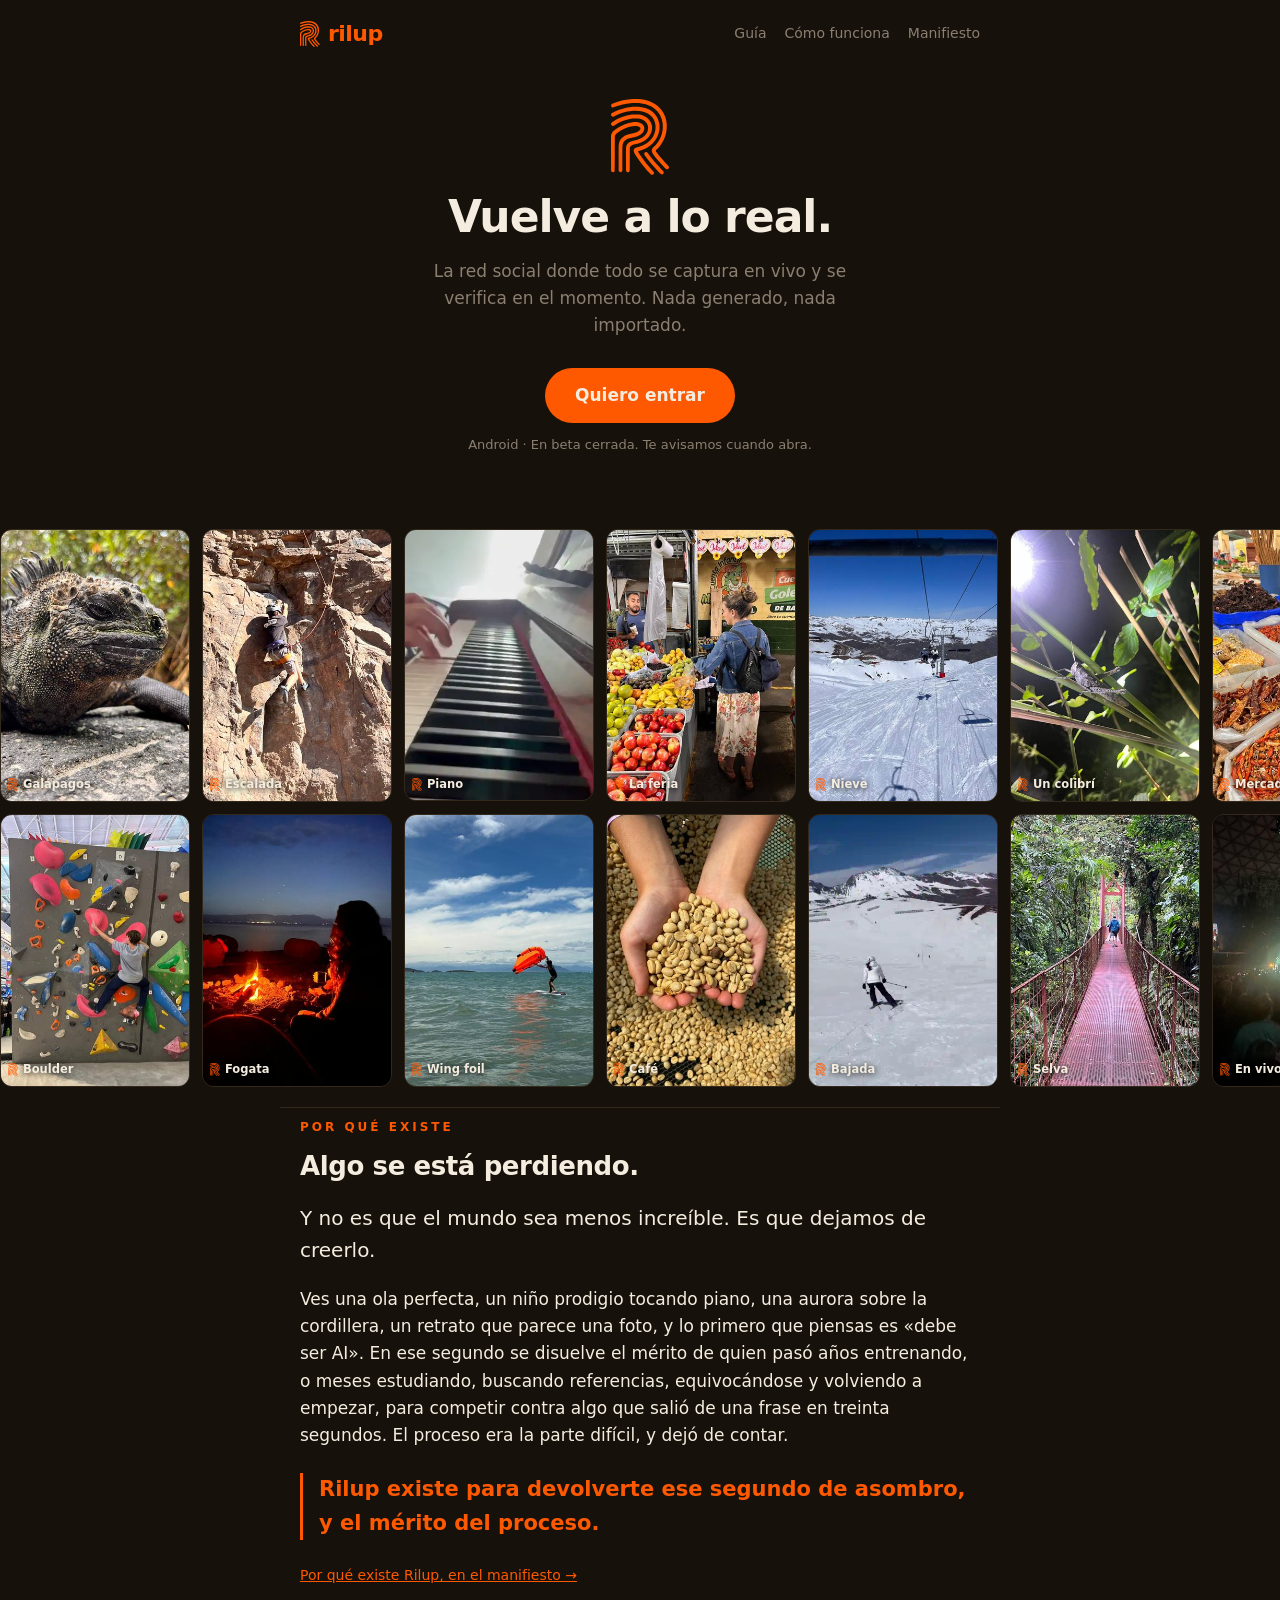
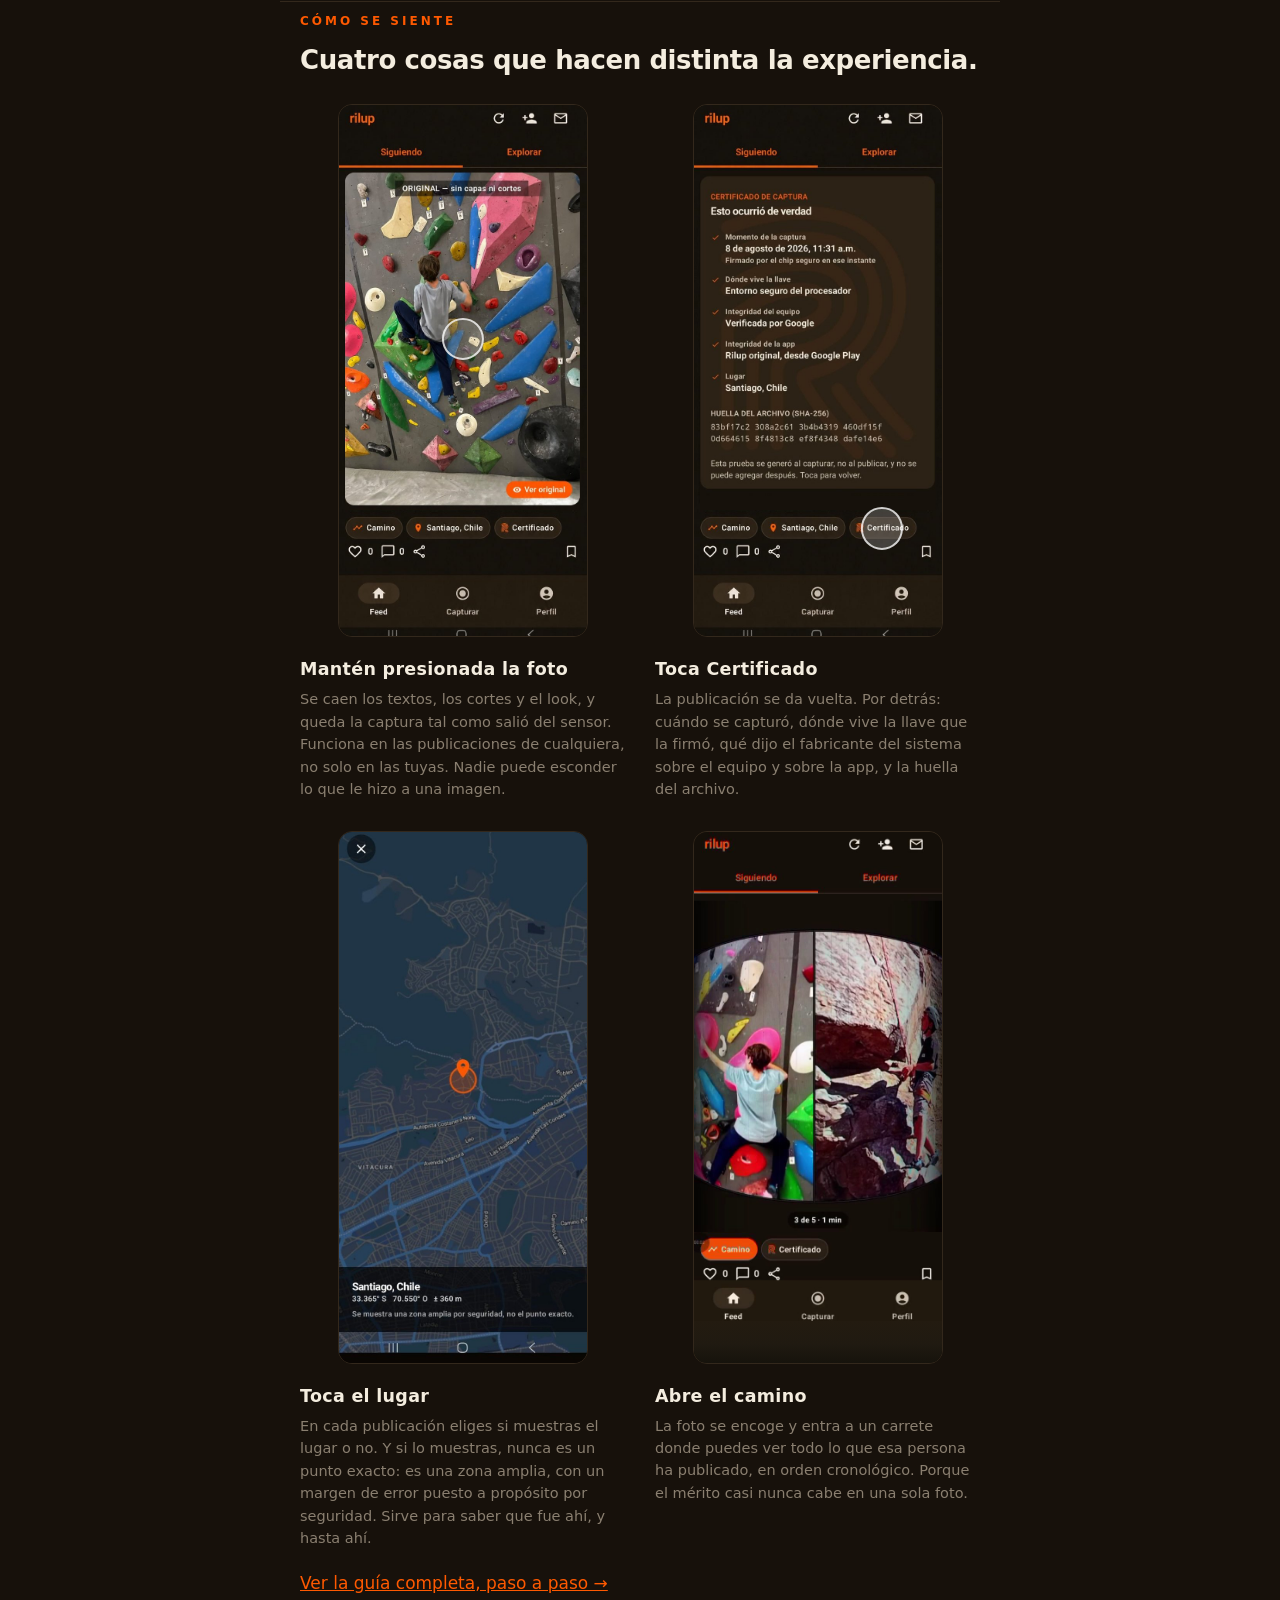
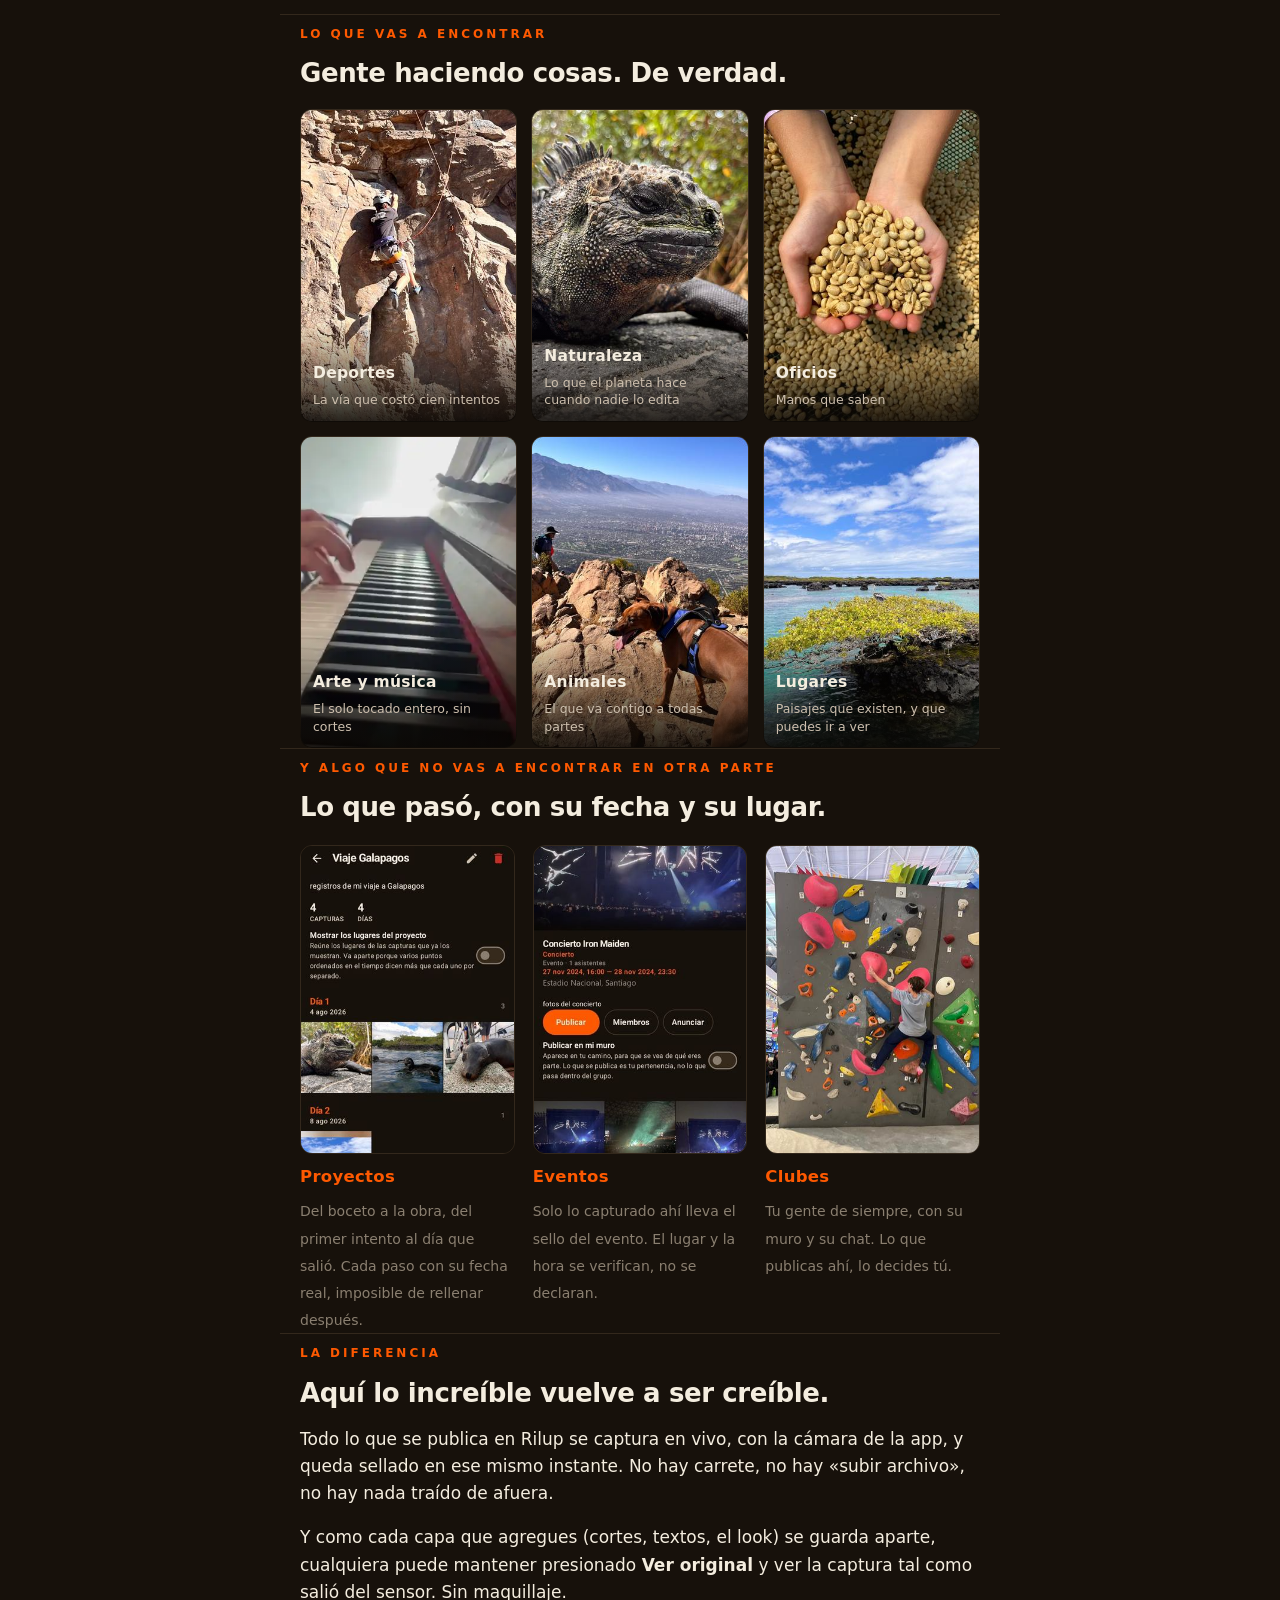
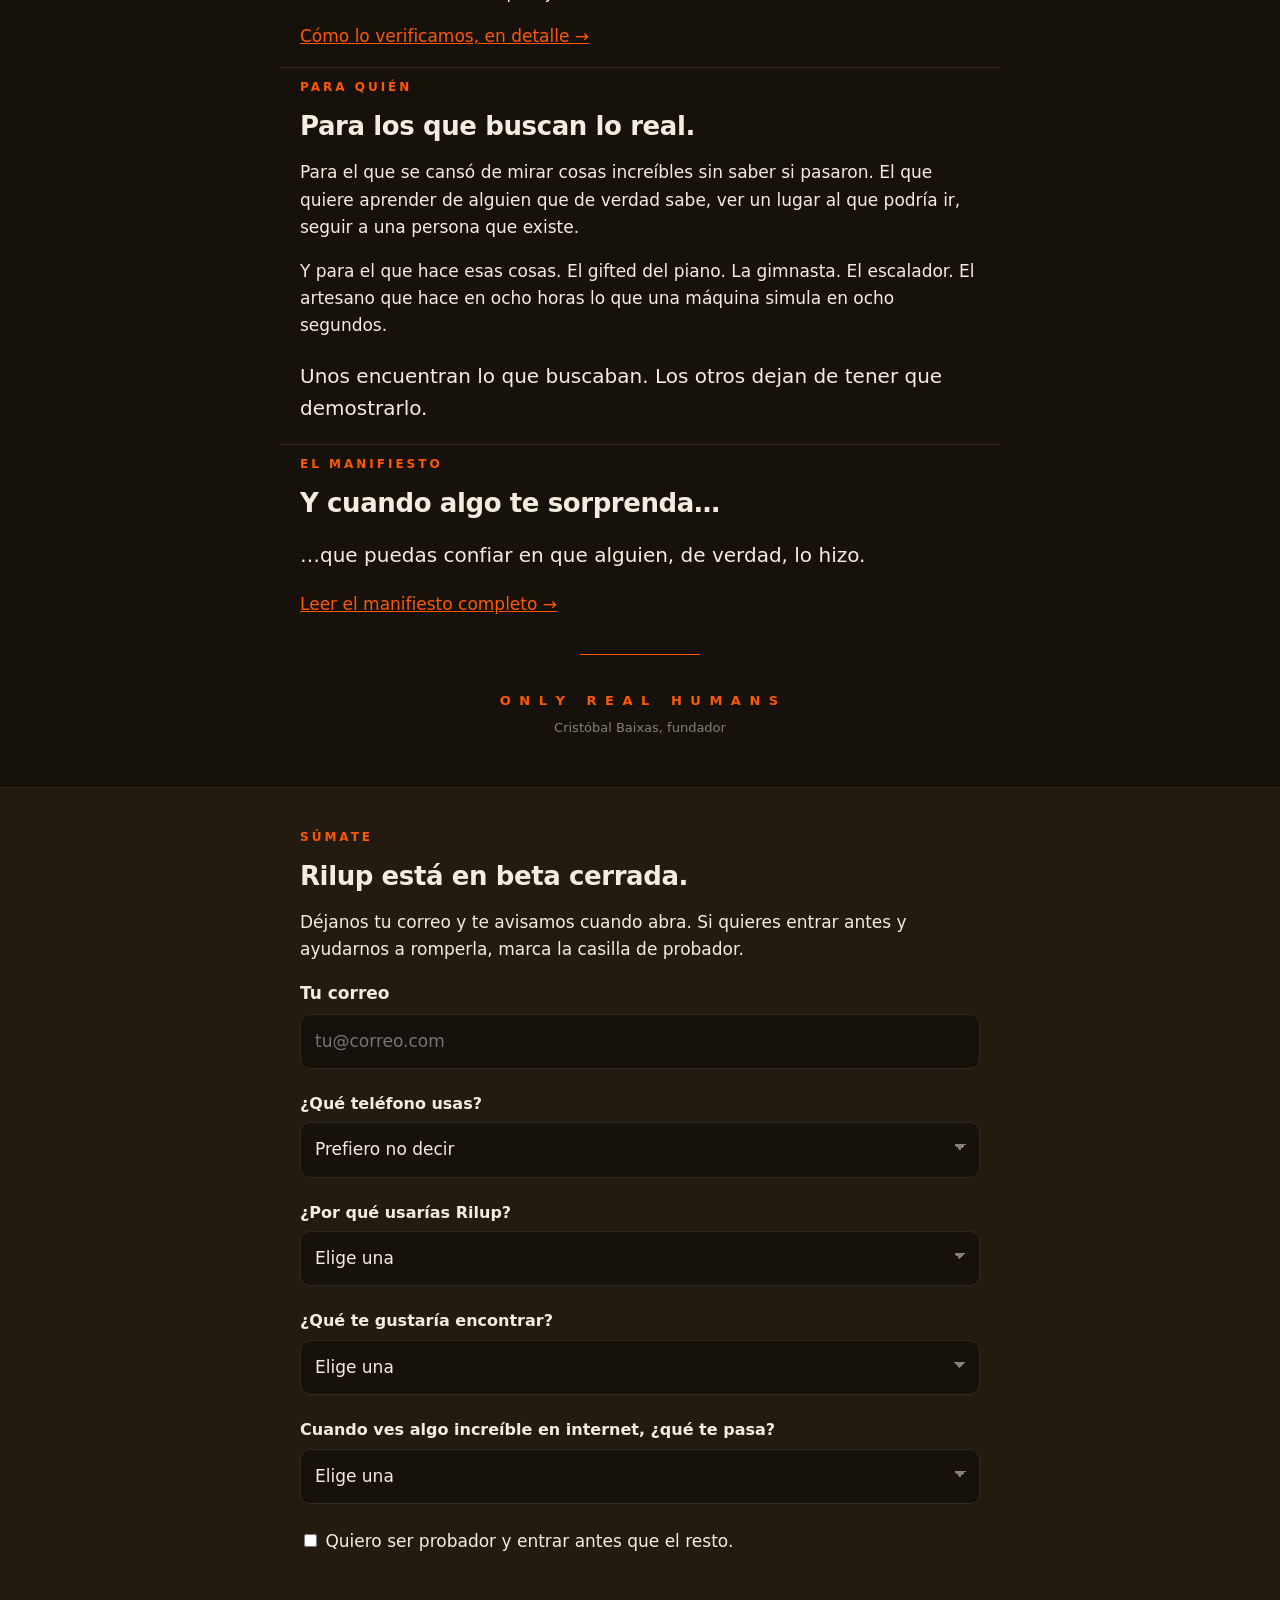
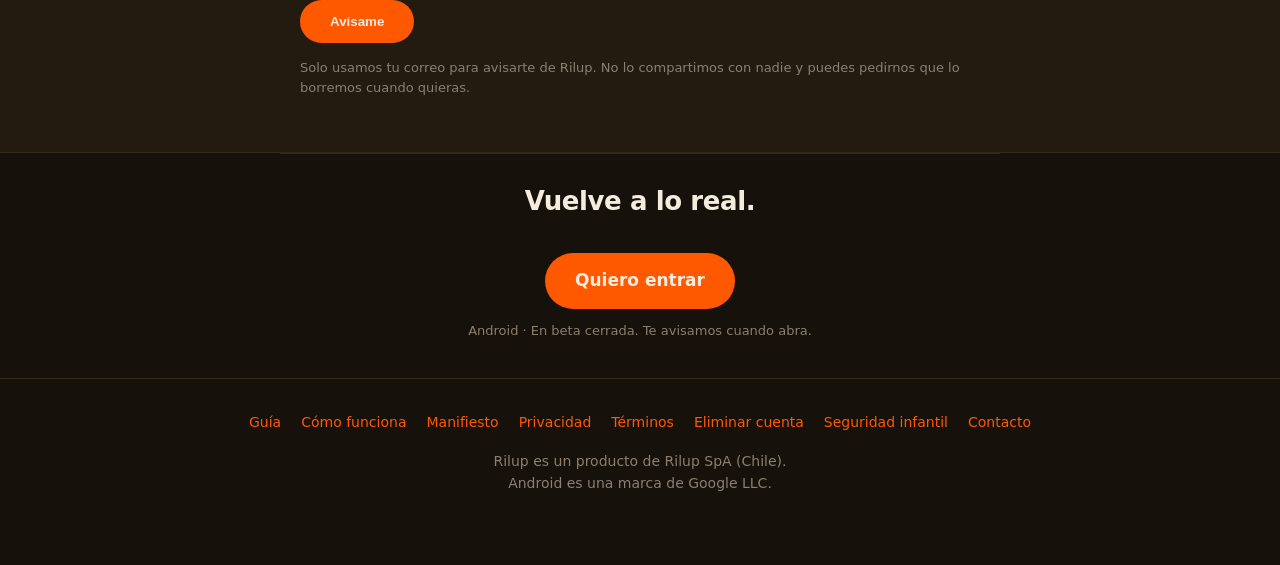
<file: index.html>
<!doctype html>
<html lang="es">
<head>
<meta charset="utf-8">
<meta name="viewport" content="width=device-width, initial-scale=1">
<title>Rilup, vuelve a lo real</title>
<meta name="description" content="Un oasis para celebrar lo real. La red social del talento humano, la naturaleza y los momentos que de verdad pasaron: todo capturado en vivo, nada generado.">
<meta name="theme-color" content="#17110B">
<link rel="icon" href="mark.svg" type="image/svg+xml">
<link rel="stylesheet" href="style.css?v=ef1f84d8">
<meta property="og:type" content="website">
<meta property="og:site_name" content="Rilup">
<meta property="og:title" content="Rilup, vuelve a lo real">
<meta property="og:description" content="Un oasis para celebrar lo real: talento humano, naturaleza y momentos que de verdad pasaron. Todo capturado en vivo.">
<meta property="og:url" content="https://rilup.com/">
<meta name="twitter:card" content="summary_large_image">
</head>
<body>

<!-- El dactilograma de Rilup, copiado de res/drawable/ic_rilup_mark.xml (y de MARK_PATHS en
     supabase/functions/p/index.ts). El <g> lleva el mismo transform que el vector de Android.
     Se define una vez y se reusa con <use>; el color lo pone currentColor. -->
<svg width="0" height="0" style="position:absolute" aria-hidden="true" focusable="false">
  <symbol id="rilup-mark" viewBox="0 0 641 838">
    <g transform="translate(-330.99561,1062.800234) scale(0.1,-0.1)">
      <path d="M5760 10619 c-751 -34 -1537 -202 -2242 -478 -86 -34 -114 -50 -146 -85 -103 -112 -74 -278 60 -347 67 -34 116 -26 339 55 581 212 1089 328 1709 393 232 24 834 24 1040 0 471 -55 830 -155 1170 -328 188 -95 306 -170 460 -294 476 -382 772 -925 856 -1570 24 -180 24 -545 1 -715 -87 -633 -323 -1170 -718 -1635 -37 -44 -139 -151 -227 -237 -170 -168 -207 -221 -237 -333 -30 -116 -14 -237 48 -365 83 -172 661 -879 1126 -1380 383 -411 420 -439 540 -410 123 29 195 169 147 284 -8 19 -99 124 -202 233 -401 424 -787 876 -1106 1293 -111 146 -128 176 -128 227 0 35 9 46 112 148 161 158 239 244 347 380 523 655 791 1494 750 2346 -16 340 -88 676 -205 964 -299 731 -868 1283 -1639 1588 -401 159 -809 240 -1344 267 -221 11 -261 11 -511 -1z"/>
      <path d="M5720 9773 c-19 -1 -87 -8 -150 -14 -620 -56 -1311 -254 -1884 -536 -249 -123 -308 -161 -340 -217 -87 -150 10 -325 180 -326 45 0 77 13 271 108 384 189 705 308 1083 402 338 84 602 123 947 142 621 33 1176 -82 1582 -328 192 -117 398 -305 513 -469 375 -538 409 -1267 89 -1920 -110 -225 -240 -404 -426 -590 -180 -181 -383 -328 -625 -453 -223 -116 -408 -183 -757 -276 -211 -56 -308 -118 -364 -231 -20 -43 -24 -64 -24 -145 1 -83 5 -105 33 -176 88 -222 513 -845 967 -1419 347 -440 846 -995 928 -1034 94 -45 171 -35 241 29 52 48 70 99 64 174 -6 71 -16 84 -220 303 -515 553 -1123 1339 -1467 1898 -96 157 -85 182 102 234 574 158 1026 406 1400 771 431 419 694 923 777 1493 25 163 27 497 5 659 -41 310 -177 667 -348 915 -402 584 -1057 923 -1937 1003 -104 9 -554 12 -640 3z"/>
      <path d="M5615 8914 c-736 -85 -1486 -367 -2102 -791 -132 -90 -164 -124 -189 -197 -49 -144 79 -293 233 -270 34 5 76 27 167 89 493 333 1076 576 1646 684 242 45 355 55 635 55 292 0 392 -12 595 -69 393 -111 660 -355 767 -702 25 -82 27 -101 27 -268 0 -163 -3 -189 -27 -278 -67 -248 -229 -493 -441 -666 -254 -208 -554 -337 -1026 -441 -393 -87 -548 -154 -709 -304 -63 -60 -142 -175 -170 -250 -57 -153 -55 -90 -59 -1466 -2 -895 0 -1280 8 -1316 13 -60 56 -117 113 -145 32 -17 54 -20 103 -17 75 5 128 37 165 101 l24 42 5 1275 5 1275 22 58 c67 177 196 254 548 327 527 108 889 259 1205 500 353 270 590 653 661 1071 27 157 23 403 -9 539 -109 464 -413 817 -873 1013 -151 65 -317 111 -514 144 -127 21 -647 26 -810 7z"/>
      <path d="M5710 8075 c-566 -71 -1153 -295 -1684 -642 -261 -170 -469 -342 -564 -465 -53 -69 -105 -175 -128 -263 -18 -67 -19 -141 -19 -2042 l0 -1971 30 -44 c42 -59 96 -88 165 -88 97 0 174 53 205 139 13 39 15 256 15 1916 0 1216 4 1891 10 1925 15 79 50 148 108 211 102 111 384 308 658 461 653 363 1414 525 1826 388 346 -115 278 -419 -137 -610 -151 -71 -283 -108 -685 -196 -91 -19 -205 -47 -255 -61 -647 -180 -1029 -588 -1095 -1169 -8 -70 -10 -509 -8 -1486 l3 -1386 30 -44 c42 -59 96 -88 166 -88 80 0 135 31 177 100 l32 54 0 1286 c1 707 5 1344 9 1415 10 141 29 232 72 338 106 263 330 444 680 550 62 19 227 58 364 87 273 57 447 106 607 170 444 178 690 466 691 810 1 343 -249 600 -670 690 -130 28 -437 36 -603 15z"/>
      <path d="M7134 4771 c-96 -24 -159 -107 -159 -206 1 -71 9 -88 112 -233 403 -567 942 -1205 1483 -1755 113 -115 223 -219 245 -232 84 -49 177 -41 245 21 51 46 75 108 67 174 -8 68 -30 105 -102 175 -177 172 -568 593 -812 875 -248 288 -510 619 -728 922 -65 89 -130 176 -144 191 -51 56 -140 85 -207 68z"/>
    </g>
  </symbol>
</svg>

<header class="top">
  <a class="brand wordmark" href="./">
    <svg class="mark" viewBox="0 0 641 838" aria-hidden="true"><use href="#rilup-mark"/></svg>
    <span>rilup</span>
  </a>
  <nav>
    <a href="guia/">Guía</a>
    <a href="como-funciona/">Cómo funciona</a>
    <a href="manifiesto/">Manifiesto</a>
  </nav>
</header>

<main>

  <!-- ============ HERO ============ -->
  <section class="hero wrap">
    <svg class="mark" viewBox="0 0 641 838" role="img" aria-label="Rilup"><use href="#rilup-mark"/></svg>
    <h1>Vuelve a lo real.</h1>
    <p class="sub">La red social donde todo se captura en vivo y se verifica en el momento.
      Nada generado, nada importado.</p>
    <a class="cta" href="#sumate">Quiero entrar</a>
    <p class="cta-nota">Android · En beta cerrada. Te avisamos cuando abra.</p>
  </section>

  <!-- ============ EL MURO ============ -->
  <!-- Dos cintas que se deslizan solas, en sentidos opuestos, y algunas piezas que se dan vuelta
       para enseñar lo que llevan detras. La lista va DUPLICADA a proposito: el bucle desplaza la
       tira hasta la mitad exacta de su ancho, y ahi la segunda copia esta donde estaba la
       primera. Sin ella habria un salto en cada vuelta. -->
  <div class="muro" aria-label="Capturas de Rilup">
    <div class="cinta">
      <div class="tira">
        <figure class="pieza">
          <img class="frente" src="muro/iguana.jpg" alt="Galápagos" width="360" height="519" loading="lazy">
          <figcaption><svg class="sello" viewBox="0 0 641 838" aria-hidden="true"><use href="#rilup-mark"/></svg>Galápagos</figcaption>
        </figure>
        <figure class="pieza">
          <img class="frente" src="muro/escalada.jpg" alt="Escalada" width="360" height="519" loading="lazy">
          <figcaption><svg class="sello" viewBox="0 0 641 838" aria-hidden="true"><use href="#rilup-mark"/></svg>Escalada</figcaption>
        </figure>
        <figure class="pieza">
          <img class="frente" src="muro/piano.webp" alt="Piano" width="360" height="519" loading="lazy">
          <figcaption><svg class="sello" viewBox="0 0 641 838" aria-hidden="true"><use href="#rilup-mark"/></svg>Piano</figcaption>
        </figure>
        <figure class="pieza">
          <img class="frente" src="muro/feria.jpg" alt="La feria" width="360" height="519" loading="lazy">
          <figcaption><svg class="sello" viewBox="0 0 641 838" aria-hidden="true"><use href="#rilup-mark"/></svg>La feria</figcaption>
        </figure>
        <figure class="pieza">
          <img class="frente" src="muro/esqui.jpg" alt="Nieve" width="360" height="519" loading="lazy">
          <figcaption><svg class="sello" viewBox="0 0 641 838" aria-hidden="true"><use href="#rilup-mark"/></svg>Nieve</figcaption>
        </figure>
        <figure class="pieza">
          <img class="frente" src="muro/colibri.jpg" alt="Un colibrí" width="360" height="519" loading="lazy">
          <figcaption><svg class="sello" viewBox="0 0 641 838" aria-hidden="true"><use href="#rilup-mark"/></svg>Un colibrí</figcaption>
        </figure>
        <figure class="pieza">
          <img class="frente" src="muro/especias.jpg" alt="Mercado" width="360" height="519" loading="lazy">
          <figcaption><svg class="sello" viewBox="0 0 641 838" aria-hidden="true"><use href="#rilup-mark"/></svg>Mercado</figcaption>
        </figure>
        <figure class="pieza">
          <img class="frente" src="muro/islote.jpg" alt="Un islote" width="360" height="519" loading="lazy">
          <figcaption><svg class="sello" viewBox="0 0 641 838" aria-hidden="true"><use href="#rilup-mark"/></svg>Un islote</figcaption>
        </figure>
        <figure class="pieza">
          <img class="frente" src="muro/iguana.jpg" alt="Galápagos" width="360" height="519" loading="lazy">
          <figcaption><svg class="sello" viewBox="0 0 641 838" aria-hidden="true"><use href="#rilup-mark"/></svg>Galápagos</figcaption>
        </figure>
        <figure class="pieza">
          <img class="frente" src="muro/escalada.jpg" alt="Escalada" width="360" height="519" loading="lazy">
          <figcaption><svg class="sello" viewBox="0 0 641 838" aria-hidden="true"><use href="#rilup-mark"/></svg>Escalada</figcaption>
        </figure>
        <figure class="pieza">
          <img class="frente" src="muro/piano.webp" alt="Piano" width="360" height="519" loading="lazy">
          <figcaption><svg class="sello" viewBox="0 0 641 838" aria-hidden="true"><use href="#rilup-mark"/></svg>Piano</figcaption>
        </figure>
        <figure class="pieza">
          <img class="frente" src="muro/feria.jpg" alt="La feria" width="360" height="519" loading="lazy">
          <figcaption><svg class="sello" viewBox="0 0 641 838" aria-hidden="true"><use href="#rilup-mark"/></svg>La feria</figcaption>
        </figure>
        <figure class="pieza">
          <img class="frente" src="muro/esqui.jpg" alt="Nieve" width="360" height="519" loading="lazy">
          <figcaption><svg class="sello" viewBox="0 0 641 838" aria-hidden="true"><use href="#rilup-mark"/></svg>Nieve</figcaption>
        </figure>
        <figure class="pieza">
          <img class="frente" src="muro/colibri.jpg" alt="Un colibrí" width="360" height="519" loading="lazy">
          <figcaption><svg class="sello" viewBox="0 0 641 838" aria-hidden="true"><use href="#rilup-mark"/></svg>Un colibrí</figcaption>
        </figure>
        <figure class="pieza">
          <img class="frente" src="muro/especias.jpg" alt="Mercado" width="360" height="519" loading="lazy">
          <figcaption><svg class="sello" viewBox="0 0 641 838" aria-hidden="true"><use href="#rilup-mark"/></svg>Mercado</figcaption>
        </figure>
        <figure class="pieza">
          <img class="frente" src="muro/islote.jpg" alt="Un islote" width="360" height="519" loading="lazy">
          <figcaption><svg class="sello" viewBox="0 0 641 838" aria-hidden="true"><use href="#rilup-mark"/></svg>Un islote</figcaption>
        </figure>
      </div>
    </div>
    <div class="cinta lenta">
      <div class="tira derecha">
        <figure class="pieza">
          <img class="frente" src="muro/boulder.jpg" alt="Boulder" width="360" height="519" loading="lazy">
          <figcaption><svg class="sello" viewBox="0 0 641 838" aria-hidden="true"><use href="#rilup-mark"/></svg>Boulder</figcaption>
        </figure>
        <figure class="pieza">
          <img class="frente" src="muro/fogata.jpg" alt="Fogata" width="360" height="519" loading="lazy">
          <figcaption><svg class="sello" viewBox="0 0 641 838" aria-hidden="true"><use href="#rilup-mark"/></svg>Fogata</figcaption>
        </figure>
        <figure class="pieza">
          <img class="frente" src="muro/wing.jpg" alt="Wing foil" width="360" height="519" loading="lazy">
          <figcaption><svg class="sello" viewBox="0 0 641 838" aria-hidden="true"><use href="#rilup-mark"/></svg>Wing foil</figcaption>
        </figure>
        <figure class="pieza">
          <img class="frente" src="muro/cafe.jpg" alt="Café" width="360" height="519" loading="lazy">
          <figcaption><svg class="sello" viewBox="0 0 641 838" aria-hidden="true"><use href="#rilup-mark"/></svg>Café</figcaption>
        </figure>
        <figure class="pieza">
          <img class="frente" src="muro/bajada.webp" alt="Bajada" width="360" height="519" loading="lazy">
          <figcaption><svg class="sello" viewBox="0 0 641 838" aria-hidden="true"><use href="#rilup-mark"/></svg>Bajada</figcaption>
        </figure>
        <figure class="pieza">
          <img class="frente" src="muro/puente.jpg" alt="Selva" width="360" height="519" loading="lazy">
          <figcaption><svg class="sello" viewBox="0 0 641 838" aria-hidden="true"><use href="#rilup-mark"/></svg>Selva</figcaption>
        </figure>
        <figure class="pieza">
          <img class="frente" src="muro/concierto.jpg" alt="En vivo" width="360" height="519" loading="lazy">
          <figcaption><svg class="sello" viewBox="0 0 641 838" aria-hidden="true"><use href="#rilup-mark"/></svg>En vivo</figcaption>
        </figure>
        <figure class="pieza">
          <img class="frente" src="muro/rana.jpg" alt="De noche" width="360" height="519" loading="lazy">
          <figcaption><svg class="sello" viewBox="0 0 641 838" aria-hidden="true"><use href="#rilup-mark"/></svg>De noche</figcaption>
        </figure>
        <figure class="pieza gira" style="animation-delay:0s">
          <img class="frente" src="muro/cerro.jpg" alt="El cerro" width="360" height="519" loading="lazy">
          <img class="dorso" src="muro/dorso-mapa.jpg" alt="" width="360" height="519" loading="lazy">
          <figcaption><svg class="sello" viewBox="0 0 641 838" aria-hidden="true"><use href="#rilup-mark"/></svg>El cerro</figcaption>
        </figure>
        <figure class="pieza">
          <img class="frente" src="muro/otono.jpg" alt="Otoño" width="360" height="519" loading="lazy">
          <figcaption><svg class="sello" viewBox="0 0 641 838" aria-hidden="true"><use href="#rilup-mark"/></svg>Otoño</figcaption>
        </figure>
        <figure class="pieza gira" style="animation-delay:5s">
          <img class="frente" src="muro/artes.jpg" alt="Entrenando" width="360" height="519" loading="lazy">
          <img class="dorso" src="muro/dorso-certificado.jpg" alt="" width="360" height="519" loading="lazy">
          <figcaption><svg class="sello" viewBox="0 0 641 838" aria-hidden="true"><use href="#rilup-mark"/></svg>Entrenando</figcaption>
        </figure>
        <figure class="pieza">
          <img class="frente" src="muro/familia.jpg" alt="Con los suyos" width="360" height="519" loading="lazy">
          <figcaption><svg class="sello" viewBox="0 0 641 838" aria-hidden="true"><use href="#rilup-mark"/></svg>Con los suyos</figcaption>
        </figure>
        <figure class="pieza">
          <img class="frente" src="muro/nieve.jpg" alt="Ski" width="360" height="519" loading="lazy">
          <figcaption><svg class="sello" viewBox="0 0 641 838" aria-hidden="true"><use href="#rilup-mark"/></svg>Ski</figcaption>
        </figure>
        <figure class="pieza">
          <img class="frente" src="muro/boulder.jpg" alt="Boulder" width="360" height="519" loading="lazy">
          <figcaption><svg class="sello" viewBox="0 0 641 838" aria-hidden="true"><use href="#rilup-mark"/></svg>Boulder</figcaption>
        </figure>
        <figure class="pieza">
          <img class="frente" src="muro/fogata.jpg" alt="Fogata" width="360" height="519" loading="lazy">
          <figcaption><svg class="sello" viewBox="0 0 641 838" aria-hidden="true"><use href="#rilup-mark"/></svg>Fogata</figcaption>
        </figure>
        <figure class="pieza">
          <img class="frente" src="muro/wing.jpg" alt="Wing foil" width="360" height="519" loading="lazy">
          <figcaption><svg class="sello" viewBox="0 0 641 838" aria-hidden="true"><use href="#rilup-mark"/></svg>Wing foil</figcaption>
        </figure>
        <figure class="pieza">
          <img class="frente" src="muro/cafe.jpg" alt="Café" width="360" height="519" loading="lazy">
          <figcaption><svg class="sello" viewBox="0 0 641 838" aria-hidden="true"><use href="#rilup-mark"/></svg>Café</figcaption>
        </figure>
        <figure class="pieza">
          <img class="frente" src="muro/bajada.webp" alt="Bajada" width="360" height="519" loading="lazy">
          <figcaption><svg class="sello" viewBox="0 0 641 838" aria-hidden="true"><use href="#rilup-mark"/></svg>Bajada</figcaption>
        </figure>
        <figure class="pieza">
          <img class="frente" src="muro/puente.jpg" alt="Selva" width="360" height="519" loading="lazy">
          <figcaption><svg class="sello" viewBox="0 0 641 838" aria-hidden="true"><use href="#rilup-mark"/></svg>Selva</figcaption>
        </figure>
        <figure class="pieza">
          <img class="frente" src="muro/concierto.jpg" alt="En vivo" width="360" height="519" loading="lazy">
          <figcaption><svg class="sello" viewBox="0 0 641 838" aria-hidden="true"><use href="#rilup-mark"/></svg>En vivo</figcaption>
        </figure>
        <figure class="pieza">
          <img class="frente" src="muro/rana.jpg" alt="De noche" width="360" height="519" loading="lazy">
          <figcaption><svg class="sello" viewBox="0 0 641 838" aria-hidden="true"><use href="#rilup-mark"/></svg>De noche</figcaption>
        </figure>
        <figure class="pieza gira" style="animation-delay:0s">
          <img class="frente" src="muro/cerro.jpg" alt="El cerro" width="360" height="519" loading="lazy">
          <img class="dorso" src="muro/dorso-mapa.jpg" alt="" width="360" height="519" loading="lazy">
          <figcaption><svg class="sello" viewBox="0 0 641 838" aria-hidden="true"><use href="#rilup-mark"/></svg>El cerro</figcaption>
        </figure>
        <figure class="pieza">
          <img class="frente" src="muro/otono.jpg" alt="Otoño" width="360" height="519" loading="lazy">
          <figcaption><svg class="sello" viewBox="0 0 641 838" aria-hidden="true"><use href="#rilup-mark"/></svg>Otoño</figcaption>
        </figure>
        <figure class="pieza gira" style="animation-delay:5s">
          <img class="frente" src="muro/artes.jpg" alt="Entrenando" width="360" height="519" loading="lazy">
          <img class="dorso" src="muro/dorso-certificado.jpg" alt="" width="360" height="519" loading="lazy">
          <figcaption><svg class="sello" viewBox="0 0 641 838" aria-hidden="true"><use href="#rilup-mark"/></svg>Entrenando</figcaption>
        </figure>
        <figure class="pieza">
          <img class="frente" src="muro/familia.jpg" alt="Con los suyos" width="360" height="519" loading="lazy">
          <figcaption><svg class="sello" viewBox="0 0 641 838" aria-hidden="true"><use href="#rilup-mark"/></svg>Con los suyos</figcaption>
        </figure>
        <figure class="pieza">
          <img class="frente" src="muro/nieve.jpg" alt="Ski" width="360" height="519" loading="lazy">
          <figcaption><svg class="sello" viewBox="0 0 641 838" aria-hidden="true"><use href="#rilup-mark"/></svg>Ski</figcaption>
        </figure>
      </div>
    </div>
  </div>

  <!-- ============ EL OASIS ============ -->
  <section class="wrap">
    <p class="eyebrow">Por qué existe</p>
    <h2>Algo se está perdiendo.</h2>
    <p class="lead">Y no es que el mundo sea menos increíble. Es que dejamos de creerlo.</p>
    <p>Ves una ola perfecta, un niño prodigio tocando piano, una aurora sobre la cordillera, un
      retrato que parece una foto, y lo primero que piensas es «debe ser AI». En ese segundo se
      disuelve el mérito de quien pasó años entrenando, o meses estudiando, buscando referencias,
      equivocándose y volviendo a empezar, para competir contra algo que salió de una frase en
      treinta segundos. El proceso era la parte difícil, y dejó de contar.</p>
    <p class="destacado">Rilup existe para devolverte ese segundo de asombro, y el mérito del
      proceso.</p>
    <p class="muted small"><a href="manifiesto/">Por qué existe Rilup, en el manifiesto →</a></p>
  </section>

  <!-- ============ CÓMO SE SIENTE ============ -->
  <section class="wrap">
    <p class="eyebrow">Cómo se siente</p>
    <h2>Cuatro cosas que hacen distinta la experiencia.</h2>

    <div class="demos">

      <div class="demo g-original">
        <div class="escena">
          <img class="a" src="guia/img/fondo-feed.jpg"
               alt="Una publicación con sus textos y su look aplicados"
               width="640" height="1371" loading="lazy">
          <div class="tarjeta">
            <img class="a" src="guia/img/cara-foto.jpg" alt=""
                 width="608" height="876" loading="lazy">
            <img class="b" src="guia/img/cara-original.jpg"
                 alt="La misma captura sin capas: la foto tal como salió del sensor"
                 width="608" height="876" loading="lazy">
          </div>
          <div class="toque"></div>
        </div>
        <h3>Mantén presionada la foto</h3>
        <p>Se caen los textos, los cortes y el look, y queda la captura tal como salió del sensor.
          Funciona en las publicaciones de cualquiera, no solo en las tuyas. Nadie puede esconder
          lo que le hizo a una imagen.</p>
      </div>

      <div class="demo g-sello">
        <div class="escena">
          <img class="a" src="guia/img/fondo-feed.jpg" alt="Una publicación en el feed"
               width="640" height="1371" loading="lazy">
          <div class="tarjeta">
            <img class="a" src="guia/img/cara-atletismo.jpg" alt=""
                 width="608" height="876" loading="lazy">
            <img class="b" src="guia/img/cara-certificado.jpg"
                 alt="El certificado de esa captura, por detrás"
                 width="608" height="876" loading="lazy">
          </div>
          <div class="toque"></div>
        </div>
        <h3>Toca Certificado</h3>
        <p>La publicación se da vuelta. Por detrás: cuándo se capturó, dónde vive la llave que la
          firmó, qué dijo el fabricante del sistema sobre el equipo y sobre la app, y la huella
          del archivo.</p>
      </div>

      <div class="demo g-lugar">
        <div class="escena">
          <img class="a" src="guia/img/fondo-feed.jpg" alt="Una publicación con su lugar"
               width="640" height="1371" loading="lazy">
          <div class="tarjeta">
            <img class="a" src="guia/img/cara-sisu.jpg" alt=""
                 width="608" height="876" loading="lazy">
          </div>
          <img class="b" src="guia/img/07-lugar.jpg"
               alt="El mapa del lugar, mostrando una zona amplia y no un punto"
               width="640" height="1371" loading="lazy">
          <div class="toque"></div>
        </div>
        <h3>Toca el lugar</h3>
        <p>En cada publicación eliges si muestras el lugar o no. Y si lo muestras, nunca es un
          punto exacto: es una zona amplia, con un margen de error puesto a propósito por
          seguridad. Sirve para saber que fue ahí, y hasta ahí.</p>
      </div>

      <div class="demo">
        <div class="escena">
          <div class="recorte">
            <video src="guia/img/carrete.mp4" poster="guia/img/carrete-poster.jpg"
                   width="576" height="1280"
                   muted loop playsinline autoplay preload="metadata"
                   aria-label="El carrete de un camino, deslizándose de lado y eligiendo una captura">
            </video>
          </div>
        </div>
        <h3>Abre el camino</h3>
        <p>La foto se encoge y entra a un carrete donde puedes ver todo lo que esa persona ha
          publicado, en orden cronológico. Porque el mérito casi nunca cabe en una sola foto.</p>
      </div>

    </div>
    <p style="margin-top:20px"><a href="guia/">Ver la guía completa, paso a paso →</a></p>
  </section>

  <!-- ============ LOS MUNDOS ============ -->
  <section class="wrap">
    <p class="eyebrow">Lo que vas a encontrar</p>
    <h2>Gente haciendo cosas. De verdad.</h2>
    <div class="mundos">
      <figure class="mundo">
        <img src="muro/escalada.jpg" alt="" width="360" height="519" loading="lazy">
        <figcaption><b>Deportes</b><span>La vía que costó cien intentos</span></figcaption>
      </figure>
      <figure class="mundo">
        <img src="muro/iguana.jpg" alt="" width="360" height="519" loading="lazy">
        <figcaption><b>Naturaleza</b><span>Lo que el planeta hace cuando nadie lo edita</span></figcaption>
      </figure>
      <figure class="mundo">
        <img src="muro/cafe.jpg" alt="" width="360" height="519" loading="lazy">
        <figcaption><b>Oficios</b><span>Manos que saben</span></figcaption>
      </figure>
      <figure class="mundo">
        <img src="muro/piano.webp" alt="" width="360" height="519" loading="lazy">
        <figcaption><b>Arte y música</b><span>El solo tocado entero, sin cortes</span></figcaption>
      </figure>
      <figure class="mundo">
        <img src="muro/cerro.jpg" alt="" width="360" height="519" loading="lazy">
        <figcaption><b>Animales</b><span>El que va contigo a todas partes</span></figcaption>
      </figure>
      <figure class="mundo">
        <img src="muro/islote.jpg" alt="" width="360" height="519" loading="lazy">
        <figcaption><b>Lugares</b><span>Paisajes que existen, y que puedes ir a ver</span></figcaption>
      </figure>
    </div>
  </section>

  <!-- ============ LO QUE NO EXISTE EN OTRA PARTE ============ -->
  <!-- Va aparte de "lo que vas a encontrar" a proposito: esa lista son MUNDOS, deportes y
       naturaleza y oficios, y estos son cosas que la app HACE. Mezclarlas confunde las dos. -->
  <section class="wrap">
    <p class="eyebrow">Y algo que no vas a encontrar en otra parte</p>
    <h2>Lo que pasó, con su fecha y su lugar.</h2>

    <div class="unicos">
      <figure class="unico">
        <img src="muro/proyecto.jpg" alt="" width="360" height="519" loading="lazy">
        <figcaption>
          <b>Proyectos</b>
          <span>Del boceto a la obra, del primer intento al día que salió. Cada paso con su
            fecha real, imposible de rellenar después.</span>
        </figcaption>
      </figure>

      <figure class="unico">
        <img src="muro/evento.jpg" alt="" width="360" height="519" loading="lazy">
        <figcaption>
          <b>Eventos</b>
          <span>Solo lo capturado ahí lleva el sello del evento. El lugar y la hora se
            verifican, no se declaran.</span>
        </figcaption>
      </figure>

      <figure class="unico">
        <img src="muro/gimnasio.jpg" alt="" width="360" height="519" loading="lazy">
        <figcaption>
          <b>Clubes</b>
          <span>Tu gente de siempre, con su muro y su chat. Lo que publicas ahí, lo decides
            tú.</span>
        </figcaption>
      </figure>
    </div>
  </section>

  <!-- ============ LA DIFERENCIA ============ -->
  <section class="wrap">
    <p class="eyebrow">La diferencia</p>
    <h2>Aquí lo increíble vuelve a ser creíble.</h2>
    <p>Todo lo que se publica en Rilup se captura en vivo, con la cámara de la app, y queda
      sellado en ese mismo instante. No hay carrete, no hay «subir archivo», no hay nada traído
      de afuera.</p>
    <p>Y como cada capa que agregues (cortes, textos, el look) se guarda aparte, cualquiera
      puede mantener presionado <b>Ver original</b> y ver la captura tal como salió del sensor.
      Sin maquillaje.</p>
    <p><a href="como-funciona/">Cómo lo verificamos, en detalle →</a></p>
  </section>


  <!-- ============ PARA QUIÉN ============ -->
  <section class="wrap">
    <p class="eyebrow">Para quién</p>
    <h2>Para los que buscan lo real.</h2>
    <p>Para el que se cansó de mirar cosas increíbles sin saber si pasaron. El que quiere
      aprender de alguien que de verdad sabe, ver un lugar al que podría ir, seguir a una persona
      que existe.</p>
    <p>Y para el que hace esas cosas. El gifted del piano. La gimnasta. El escalador. El artesano
      que hace en ocho horas lo que una máquina simula en ocho segundos.</p>
    <p class="lead">Unos encuentran lo que buscaban. Los otros dejan de tener que demostrarlo.</p>
  </section>

  <!-- ============ MANIFIESTO ============ -->
  <section class="wrap">
    <p class="eyebrow">El manifiesto</p>
    <h2>Y cuando algo te sorprenda…</h2>
    <p class="lead">…que puedas confiar en que alguien, de verdad, lo hizo.</p>
    <p><a href="manifiesto/">Leer el manifiesto completo →</a></p>
    <div class="firma">
      <hr class="divisor">
      <div class="only">O N L Y &nbsp; R E A L &nbsp; H U M A N S</div>
      <div class="autor">Cristóbal Baixas, fundador</div>
    </div>
  </section>


  <!-- ============ SÚMATE ============ -->
  <section class="sumate" id="sumate">
   <div class="wrap">
    <p class="eyebrow">Súmate</p>
    <h2>Rilup está en beta cerrada.</h2>
    <p>Déjanos tu correo y te avisamos cuando abra. Si quieres entrar antes y ayudarnos a
      romperla, marca la casilla de probador.</p>

    <form id="form-sumate" novalidate>
      <label for="email"><b>Tu correo</b></label>
      <input class="campo" type="email" id="email" name="email" required
             autocomplete="email" placeholder="tu@correo.com">

      <p class="pregunta">¿Qué teléfono usas?</p>
      <select class="campo" name="so">
        <option value="">Prefiero no decir</option>
        <option value="android">Android</option>
        <option value="iphone">iPhone</option>
        <option value="ambos">Los dos</option>
      </select>

      <p class="pregunta">¿Por qué usarías Rilup?</p>
      <select class="campo" name="porque">
        <option value="">Elige una</option>
        <option value="ver_real">Para ver cosas reales, sin dudar si son AI</option>
        <option value="comprobar">Para poder comprobar que lo que admiro de verdad pasó</option>
        <option value="apoyar">Para apoyar a quien hace las cosas de verdad</option>
        <option value="mostrar">Para mostrar lo que hago</option>
        <option value="probar">Para probar que lo mío es real</option>
        <option value="aprender">Para aprender de gente que sabe</option>
        <option value="trabajo">Para mi trabajo, mi marca o mi club</option>
      </select>

      <p class="pregunta">¿Qué te gustaría encontrar?</p>
      <select class="campo" name="encontrar">
        <option value="">Elige una</option>
        <option value="todo">Un poco de todo</option>
        <option value="deportes">Deportes</option>
        <option value="naturaleza">Naturaleza y lugares</option>
        <option value="oficios">Oficios y cosas hechas a mano</option>
        <option value="arte">Arte y música</option>
        <option value="animales">Animales</option>
        <option value="gente">Gente común haciendo su día</option>
      </select>

      <p class="pregunta">Cuando ves algo increíble en internet, ¿qué te pasa?</p>
      <select class="campo" name="confianza">
        <option value="">Elige una</option>
        <option value="no_se">Ya no sé si es real</option>
        <option value="sospecho">Sospecho de casi todo lo que veo</option>
        <option value="comprobar">Me gustaría poder comprobarlo</option>
        <option value="creo">Le creo, no me lo cuestiono</option>
        <option value="igual">Me da lo mismo si es real</option>
      </select>

      <p style="margin-top:24px">
        <label><input type="checkbox" id="probar" name="probar">
          Quiero ser probador y entrar antes que el resto.</label>
      </p>

      <!-- Trampa para robots: un campo que nadie ve y que un formulario automático rellena. -->
      <input class="trampa" type="text" name="web" tabindex="-1" autocomplete="off" aria-hidden="true">

      <button class="cta" type="submit" id="enviar" style="border:0;cursor:pointer">Avísame</button>
      <p class="aviso" id="aviso" role="status" aria-live="polite"></p>
      <p class="cta-nota">Solo usamos tu correo para avisarte de Rilup. No lo compartimos con
        nadie y puedes pedirnos que lo borremos cuando quieras.</p>
    </form>

    <!-- El agradecimiento va FUERA del formulario, y no es un detalle de maquetado.
         Estaba dentro, y al enviar se ocultaba el formulario entero: con el se iba el mensaje.
         Quien contestaba veia desaparecer todo y quedaba sin saber si se habia enviado, que es
         el final mas frustrante que puede tener un formulario. -->
    <div id="gracias" hidden>
      <h3 id="gracias-titulo">¡Gracias!</h3>
      <p id="gracias-texto"></p>
      <p class="cta-nota">Gracias por apoyar esto tan temprano. Somos una persona construyendo
        Rilup, así que cada correo en esta lista pesa de verdad.</p>
    </div>
   </div>
  </section>

  <script>
  // El video del carrete: `autoplay` en la etiqueta y el observador solo como ayuda.
  //
  // La primera version confiaba SOLO en el observador, con preload="none" y sin poster. En el
  // iPhone de Cristobal no aparecia nada: sin poster no hay nada que dibujar hasta que empieza a
  // reproducirse, y si `play()` no prospera (modo de bajo consumo, ahorro de datos, una politica
  // de reproduccion mas estricta) el hueco se queda vacio para siempre y sin ningun aviso.
  //
  // Ahora hay tres capas: `poster` para que SIEMPRE se vea algo, `autoplay` con muted y
  // playsinline que es lo que iOS acepta sin gesto, y el observador para pausar fuera de vista y
  // no gastar bateria. Si las tres fallan, queda una imagen fija, que es un final honesto.
  (function () {
    var v = document.querySelector('.demos video');
    if (!v) return;
    var quieto = window.matchMedia('(prefers-reduced-motion: reduce)');
    if (quieto.matches) { v.removeAttribute('autoplay'); v.pause(); return; }
    if (!('IntersectionObserver' in window)) return;
    new IntersectionObserver(function (entradas) {
      entradas.forEach(function (e) {
        if (e.isIntersecting) { v.preload = 'auto'; v.play().catch(function () {}); }
        else v.pause();
      });
    }, { threshold: 0.35 }).observe(v);
  })();
  </script>

  <script>
  // Se manda directo a nuestra base, sin formularios de terceros.
  //
  // La llave es la ANÓNIMA y es pública por diseño: la misma que va dentro de la app. Lo que la
  // hace segura es la policy de la tabla, que permite escribir y NO leer. Sin esa segunda mitad,
  // la llave que sirve para inscribirse serviría para descargar la lista de correos entera.
  (function () {
    var API = 'https://picjhxuzmyusghebkkhj.supabase.co/rest/v1/lista_espera';
    var KEY = 'eyJhbGciOiJIUzI1NiIsInR5cCI6IkpXVCJ9.eyJpc3MiOiJzdXBhYmFzZSIsInJlZiI6InBpY2poeHV6bXl1c2doZWJra2hqIiwicm9sZSI6ImFub24iLCJpYXQiOjE3ODU3NDM0MzcsImV4cCI6MjEwMTMxOTQzN30.WqwR2Xd1d1ybYxdad9fRsFnmCA_X7toPO21X6lIf3-M';
    var f = document.getElementById('form-sumate');
    var aviso = document.getElementById('aviso');
    var boton = document.getElementById('enviar');

    function val(nombre) {
      var e = f.elements[nombre];
      return (e && e.value) ? e.value : null;
    }

    function gracias(titulo, texto) {
      f.hidden = true;
      var g = document.getElementById('gracias');
      document.getElementById('gracias-titulo').textContent = titulo;
      document.getElementById('gracias-texto').textContent = texto;
      g.hidden = false;
      aviso.textContent = '';
      g.scrollIntoView({ behavior: 'smooth', block: 'center' });
    }

    f.addEventListener('submit', function (ev) {
      ev.preventDefault();
      if (f.web.value) return;                      // robot
      var email = f.email.value.trim();
      if (!/^[^@\s]+@[^@\s]+\.[^@\s]+$/.test(email)) {
        aviso.className = 'aviso mal';
        aviso.textContent = 'Revisa el correo, parece que le falta algo.';
        f.email.focus();
        return;
      }
      boton.disabled = true;
      aviso.className = 'aviso';
      aviso.textContent = 'Enviando…';

      fetch(API, {
        method: 'POST',
        headers: {
          'Content-Type': 'application/json',
          'apikey': KEY,
          'Authorization': 'Bearer ' + KEY,
          // Solo `return=minimal`. Con `resolution=ignore-duplicates` PostgREST convierte la
          // insercion en un upsert, y eso pide mas permisos de los que tiene un visitante
          // anonimo: la respuesta era un 401 de politica de seguridad, o sea el formulario no
          // guardaba NADA. El correo repetido se resuelve abajo, mirando el 409.
          'Prefer': 'return=minimal'
        },
        body: JSON.stringify({
          email: email,
          quiere_probar: f.probar.checked,
          origen: (location.search || '').slice(0, 100),
          respuestas: {
            so: val('so'),
            porque: val('porque'),
            encontrar: val('encontrar'),
            confianza: val('confianza')
          }
        })
      }).then(function (r) {
        // 409 es un correo que ya estaba en la lista. No es un error de nadie: se le dice, y se
        // le dice bien, porque "no pudimos guardarlo" haria pensar que quedo fuera.
        if (r.status === 409) {
          gracias('Ya estabas en la lista',
                  'Tu correo ya estaba anotado, así que no hiciste nada mal: te avisamos igual '
                  + 'apenas Rilup abra.');
          return;
        }
        if (!r.ok) {
          return r.text().then(function (t) {
            throw new Error(r.status + ' ' + (t || '').slice(0, 120));
          });
        }
        gracias('¡Gracias, quedaste en la lista!', f.probar.checked
          ? 'Te escribimos a ' + email + ' con la invitación de probador. Puede tomar unos días: '
            + 'las invitaciones salen por tandas.'
          : 'Te avisamos a ' + email + ' apenas Rilup abra.');
      }).catch(function (e) {
        // El codigo de error va en el aviso, entre corchetes. Sin el, todos los finales malos se
        // ven iguales: cache vieja, politica de la tabla, red caida, tabla inexistente. Es el
        // mismo problema que costo un dia en la app, y la misma solucion.
        boton.disabled = false;
        aviso.className = 'aviso mal';
        aviso.textContent = 'No pudimos guardarlo. Inténtalo de nuevo, o escríbenos a '
          + 'admin@rilup.com.  [' + (e && e.message ? e.message : 'sin respuesta') + ']';
      });
    });
  })();
  </script>

  <!-- ============ CTA FINAL ============ -->
  <section class="wrap hero" style="padding-bottom:24px">
    <h2>Vuelve a lo real.</h2>
    <a class="cta" href="#sumate">Quiero entrar</a>
    <p class="cta-nota">Android · En beta cerrada. Te avisamos cuando abra.</p>
  </section>

</main>

<footer>
  <div class="links">
    <a href="guia/">Guía</a>
    <a href="como-funciona/">Cómo funciona</a>
    <a href="manifiesto/">Manifiesto</a>
    <a href="privacy/">Privacidad</a>
    <a href="terms/">Términos</a>
    <a href="borrar-cuenta/">Eliminar cuenta</a>
    <a href="seguridad-infantil/">Seguridad infantil</a>
    <a href="mailto:admin@rilup.com">Contacto</a>
  </div>
  <p>Rilup es un producto de Rilup SpA (Chile).<br>
  Android es una marca de Google LLC.</p>
</footer>

</body>
</html>
</file>
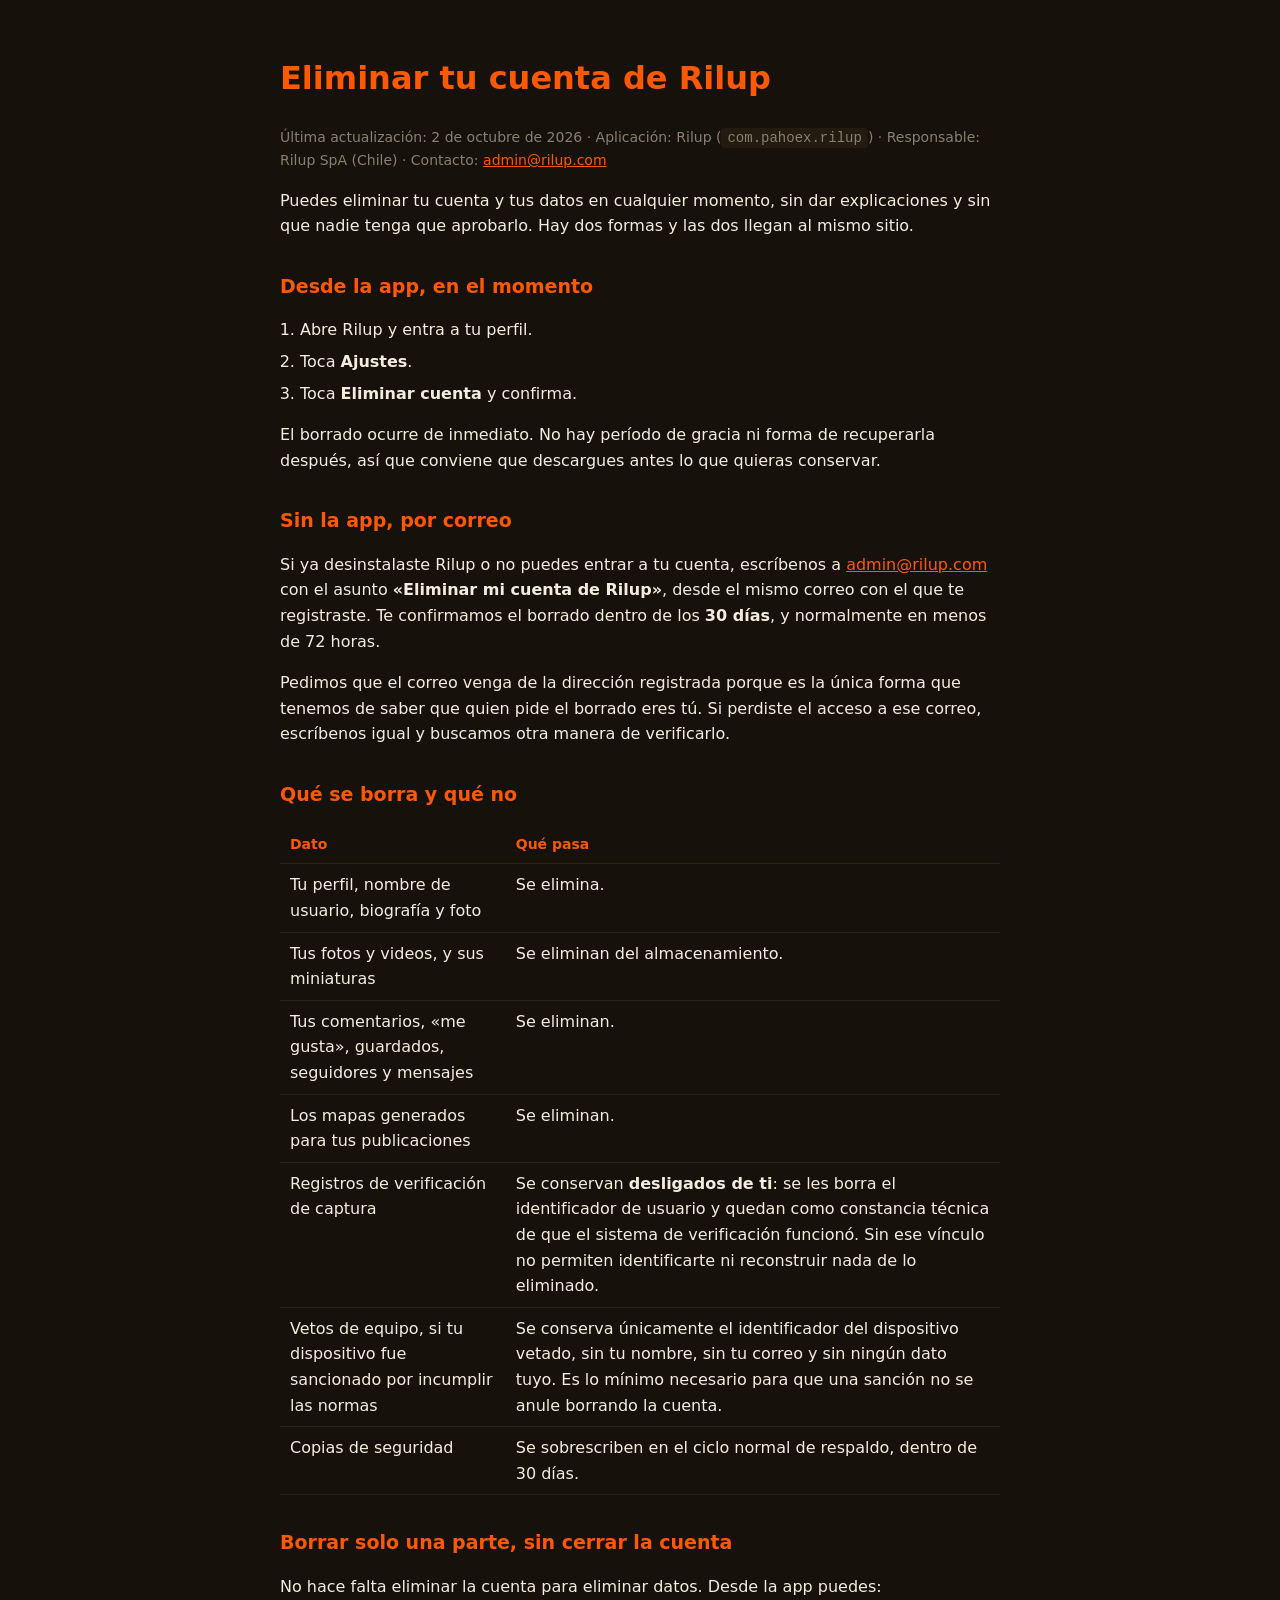
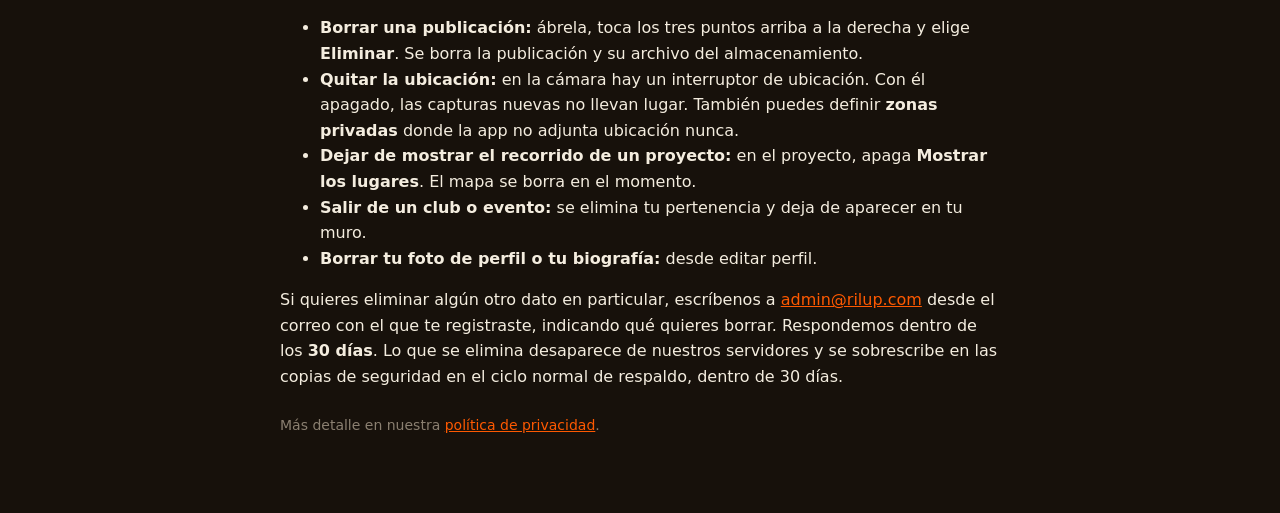
<file: borrar-cuenta/index.html>
<!doctype html>
<html lang="es">
<head>
<meta charset="utf-8">
<meta name="viewport" content="width=device-width, initial-scale=1">
<title>Rilup, eliminar tu cuenta</title>
<style>
  body{margin:0;background:#17110B;color:#F4EDDF;font-family:system-ui,sans-serif;line-height:1.6}
  main{max-width:720px;margin:0 auto;padding:32px 20px 64px}
  h1{color:#FE5901} h2{color:#FE5901;font-size:19px;margin-top:32px}
  a{color:#FE5901} .meta{color:#8a7f70;font-size:14px}
  code{background:#241B10;padding:2px 6px;border-radius:4px}
  ol.pasos{padding-left:20px} ol.pasos li{margin:6px 0}
  table{border-collapse:collapse;width:100%;margin-top:12px}
  th,td{text-align:left;padding:8px 10px;border-bottom:1px solid #2b2117;vertical-align:top}
  th{color:#FE5901;font-size:14px;font-weight:600}
</style>
</head>
<body><main>
<h1>Eliminar tu cuenta de Rilup</h1>
<p class="meta">Última actualización: 2 de octubre de 2026 · Aplicación: Rilup
(<code>com.pahoex.rilup</code>) · Responsable: Rilup SpA (Chile) ·
Contacto: <a href="mailto:admin@rilup.com">admin@rilup.com</a></p>

<p>Puedes eliminar tu cuenta y tus datos en cualquier momento, sin dar explicaciones y sin que
nadie tenga que aprobarlo. Hay dos formas y las dos llegan al mismo sitio.</p>

<h2>Desde la app, en el momento</h2>
<ol class="pasos">
  <li>Abre Rilup y entra a tu perfil.</li>
  <li>Toca <b>Ajustes</b>.</li>
  <li>Toca <b>Eliminar cuenta</b> y confirma.</li>
</ol>
<p>El borrado ocurre de inmediato. No hay período de gracia ni forma de recuperarla después, así
que conviene que descargues antes lo que quieras conservar.</p>

<h2>Sin la app, por correo</h2>
<p>Si ya desinstalaste Rilup o no puedes entrar a tu cuenta, escríbenos a
<a href="mailto:admin@rilup.com?subject=Eliminar%20mi%20cuenta%20de%20Rilup">admin@rilup.com</a>
con el asunto <b>«Eliminar mi cuenta de Rilup»</b>, desde el mismo correo con el que te
registraste. Te confirmamos el borrado dentro de los <b>30 días</b>, y normalmente en menos de
72 horas.</p>
<p>Pedimos que el correo venga de la dirección registrada porque es la única forma que tenemos de
saber que quien pide el borrado eres tú. Si perdiste el acceso a ese correo, escríbenos igual y
buscamos otra manera de verificarlo.</p>

<h2>Qué se borra y qué no</h2>
<table>
  <tr><th>Dato</th><th>Qué pasa</th></tr>
  <tr>
    <td>Tu perfil, nombre de usuario, biografía y foto</td>
    <td>Se elimina.</td>
  </tr>
  <tr>
    <td>Tus fotos y videos, y sus miniaturas</td>
    <td>Se eliminan del almacenamiento.</td>
  </tr>
  <tr>
    <td>Tus comentarios, «me gusta», guardados, seguidores y mensajes</td>
    <td>Se eliminan.</td>
  </tr>
  <tr>
    <td>Los mapas generados para tus publicaciones</td>
    <td>Se eliminan.</td>
  </tr>
  <tr>
    <td>Registros de verificación de captura</td>
    <td>Se conservan <b>desligados de ti</b>: se les borra el identificador de usuario y quedan
        como constancia técnica de que el sistema de verificación funcionó. Sin ese vínculo no
        permiten identificarte ni reconstruir nada de lo eliminado.</td>
  </tr>
  <tr>
    <td>Vetos de equipo, si tu dispositivo fue sancionado por incumplir las normas</td>
    <td>Se conserva únicamente el identificador del dispositivo vetado, sin tu nombre, sin tu
        correo y sin ningún dato tuyo. Es lo mínimo necesario para que una sanción no se anule
        borrando la cuenta.</td>
  </tr>
  <tr>
    <td>Copias de seguridad</td>
    <td>Se sobrescriben en el ciclo normal de respaldo, dentro de 30 días.</td>
  </tr>
</table>

<h2>Borrar solo una parte, sin cerrar la cuenta</h2>
<p>No hace falta eliminar la cuenta para eliminar datos. Desde la app puedes:</p>
<ul>
  <li><b>Borrar una publicación:</b> ábrela, toca los tres puntos arriba a la derecha y elige
      <b>Eliminar</b>. Se borra la publicación y su archivo del almacenamiento.</li>
  <li><b>Quitar la ubicación:</b> en la cámara hay un interruptor de ubicación. Con él apagado, las
      capturas nuevas no llevan lugar. También puedes definir <b>zonas privadas</b> donde la app no
      adjunta ubicación nunca.</li>
  <li><b>Dejar de mostrar el recorrido de un proyecto:</b> en el proyecto, apaga
      <b>Mostrar los lugares</b>. El mapa se borra en el momento.</li>
  <li><b>Salir de un club o evento:</b> se elimina tu pertenencia y deja de aparecer en tu muro.</li>
  <li><b>Borrar tu foto de perfil o tu biografía:</b> desde editar perfil.</li>
</ul>
<p>Si quieres eliminar algún otro dato en particular, escríbenos a
<a href="mailto:admin@rilup.com?subject=Eliminar%20datos%20de%20mi%20cuenta%20de%20Rilup">admin@rilup.com</a>
desde el correo con el que te registraste, indicando qué quieres borrar. Respondemos dentro de los
<b>30 días</b>. Lo que se elimina desaparece de nuestros servidores y se sobrescribe en las copias
de seguridad en el ciclo normal de respaldo, dentro de 30 días.</p>

<p class="meta" style="margin-top:24px">Más detalle en nuestra
<a href="../privacy/">política de privacidad</a>.</p>
</main></body></html>
</file>
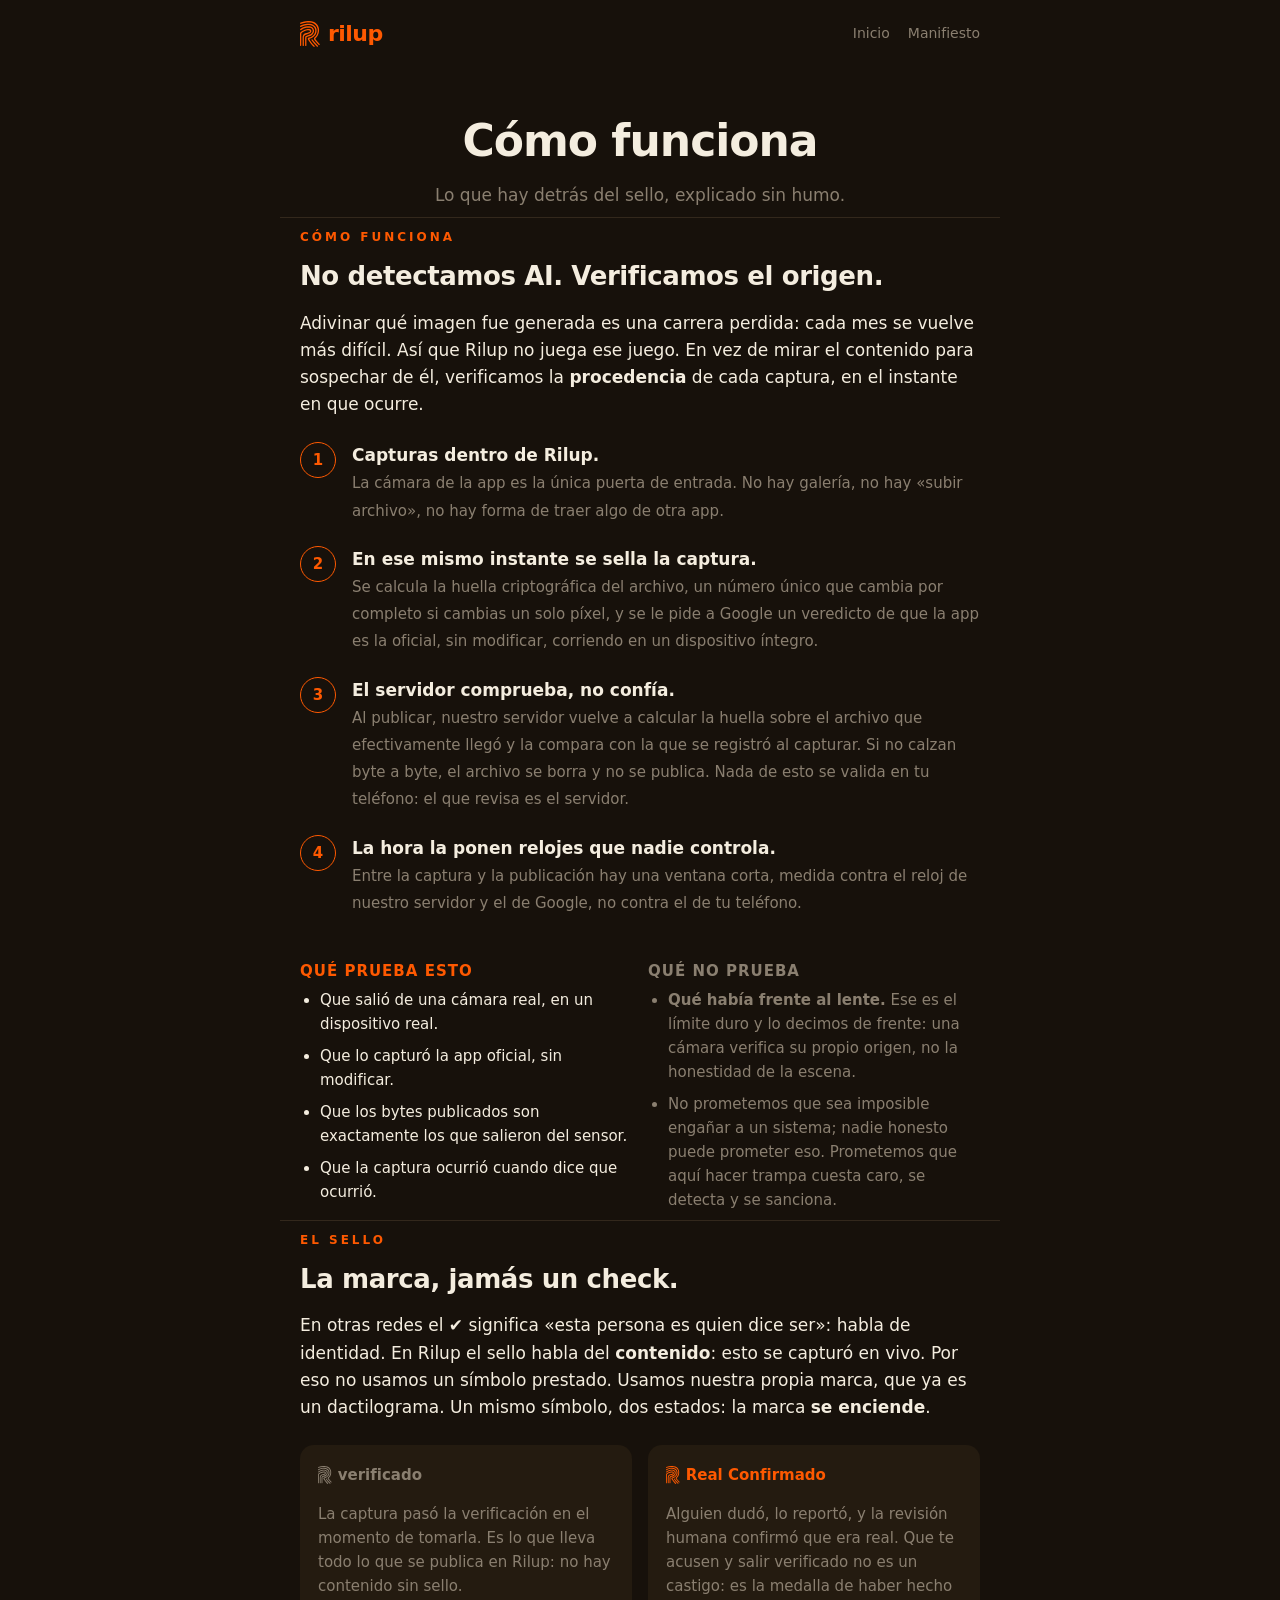
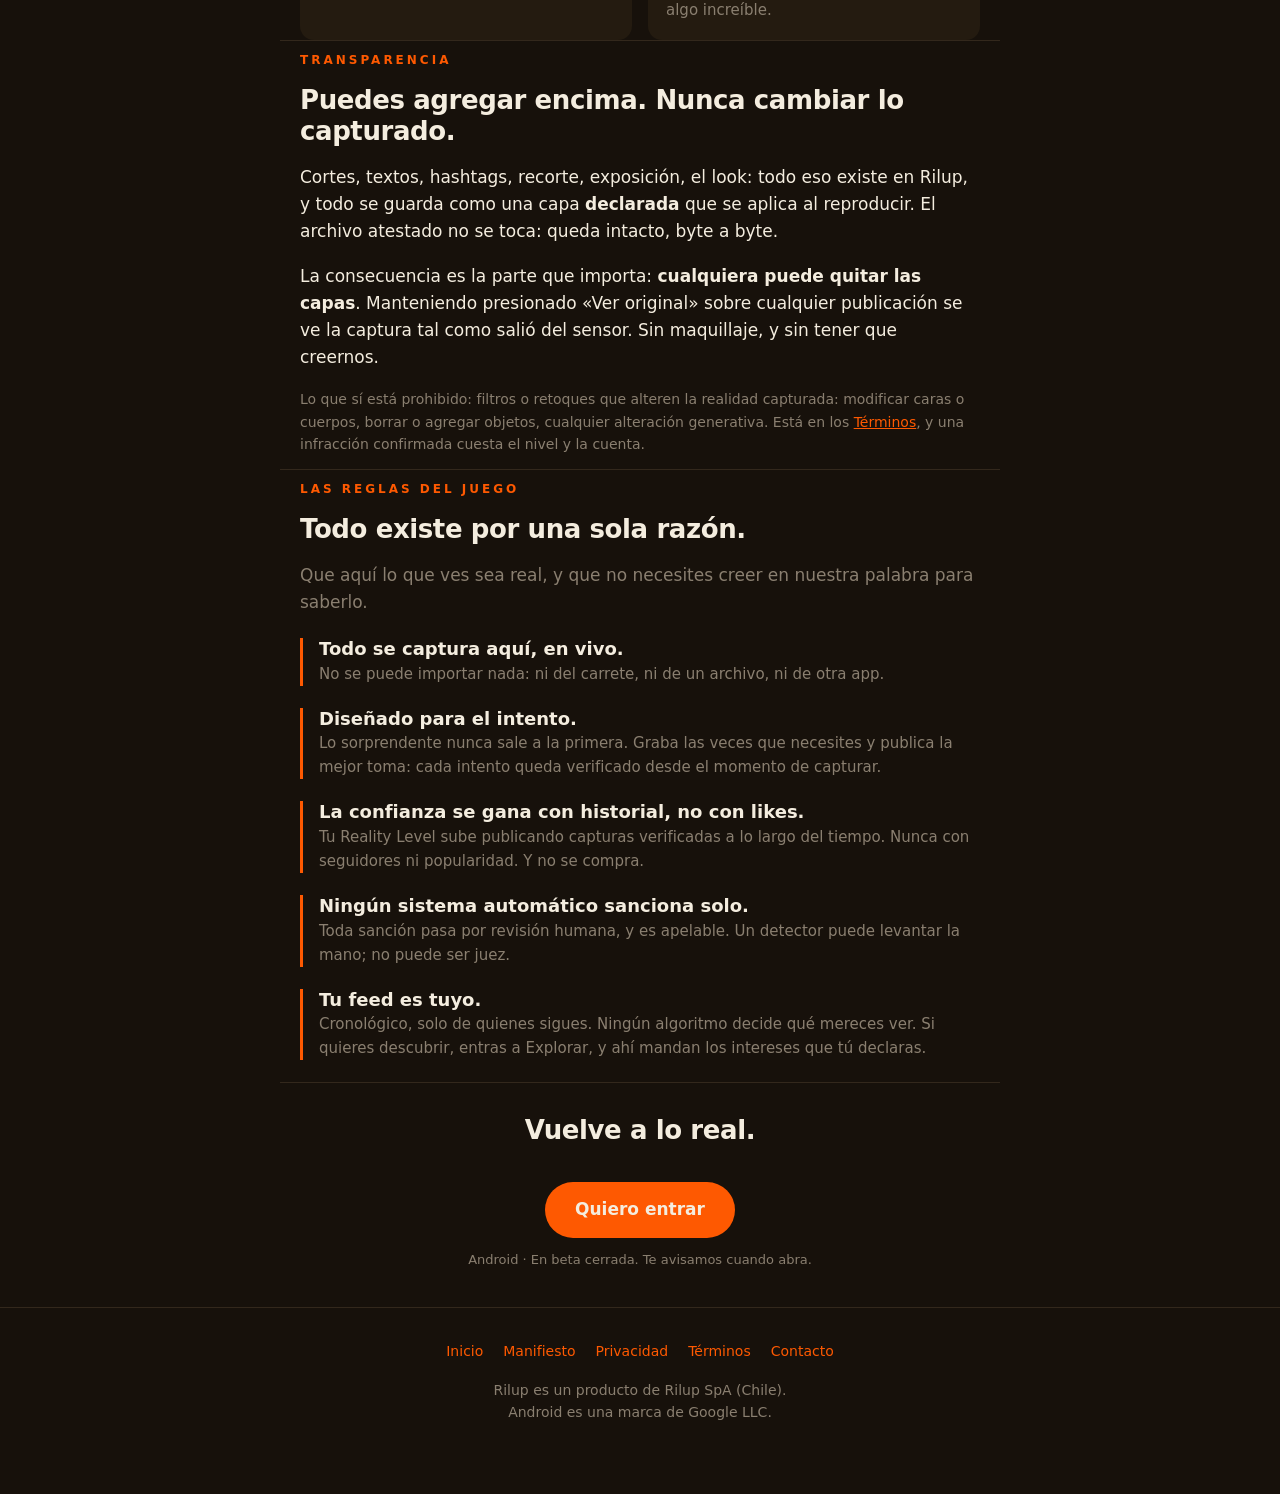
<file: como-funciona/index.html>
<!doctype html>
<html lang="es">
<head>
<meta charset="utf-8">
<meta name="viewport" content="width=device-width, initial-scale=1">
<title>Cómo funciona, Rilup</title>
<meta name="description" content="Rilup no detecta AI: verifica el origen. Cómo se sella cada captura en el momento de tomarla, qué prueba eso y qué no.">
<meta name="theme-color" content="#17110B">
<link rel="icon" href="../mark.svg" type="image/svg+xml">
<link rel="stylesheet" href="../style.css?v=ef1f84d8">
<meta property="og:type" content="article">
<meta property="og:site_name" content="Rilup">
<meta property="og:title" content="Cómo funciona Rilup">
<meta property="og:description" content="No detectamos AI. Verificamos el origen de cada captura, en el instante en que ocurre.">
<meta property="og:url" content="https://rilup.com/como-funciona/">
<meta name="twitter:card" content="summary_large_image">
</head>
<body>
<!-- El dactilograma de Rilup, copiado de res/drawable/ic_rilup_mark.xml (y de MARK_PATHS en
     supabase/functions/p/index.ts). El <g> lleva el mismo transform que el vector de Android.
     Se define una vez y se reusa con <use>; el color lo pone currentColor. -->
<svg width="0" height="0" style="position:absolute" aria-hidden="true" focusable="false">
  <symbol id="rilup-mark" viewBox="0 0 641 838">
    <g transform="translate(-330.99561,1062.800234) scale(0.1,-0.1)">
      <path d="M5760 10619 c-751 -34 -1537 -202 -2242 -478 -86 -34 -114 -50 -146 -85 -103 -112 -74 -278 60 -347 67 -34 116 -26 339 55 581 212 1089 328 1709 393 232 24 834 24 1040 0 471 -55 830 -155 1170 -328 188 -95 306 -170 460 -294 476 -382 772 -925 856 -1570 24 -180 24 -545 1 -715 -87 -633 -323 -1170 -718 -1635 -37 -44 -139 -151 -227 -237 -170 -168 -207 -221 -237 -333 -30 -116 -14 -237 48 -365 83 -172 661 -879 1126 -1380 383 -411 420 -439 540 -410 123 29 195 169 147 284 -8 19 -99 124 -202 233 -401 424 -787 876 -1106 1293 -111 146 -128 176 -128 227 0 35 9 46 112 148 161 158 239 244 347 380 523 655 791 1494 750 2346 -16 340 -88 676 -205 964 -299 731 -868 1283 -1639 1588 -401 159 -809 240 -1344 267 -221 11 -261 11 -511 -1z"/>
      <path d="M5720 9773 c-19 -1 -87 -8 -150 -14 -620 -56 -1311 -254 -1884 -536 -249 -123 -308 -161 -340 -217 -87 -150 10 -325 180 -326 45 0 77 13 271 108 384 189 705 308 1083 402 338 84 602 123 947 142 621 33 1176 -82 1582 -328 192 -117 398 -305 513 -469 375 -538 409 -1267 89 -1920 -110 -225 -240 -404 -426 -590 -180 -181 -383 -328 -625 -453 -223 -116 -408 -183 -757 -276 -211 -56 -308 -118 -364 -231 -20 -43 -24 -64 -24 -145 1 -83 5 -105 33 -176 88 -222 513 -845 967 -1419 347 -440 846 -995 928 -1034 94 -45 171 -35 241 29 52 48 70 99 64 174 -6 71 -16 84 -220 303 -515 553 -1123 1339 -1467 1898 -96 157 -85 182 102 234 574 158 1026 406 1400 771 431 419 694 923 777 1493 25 163 27 497 5 659 -41 310 -177 667 -348 915 -402 584 -1057 923 -1937 1003 -104 9 -554 12 -640 3z"/>
      <path d="M5615 8914 c-736 -85 -1486 -367 -2102 -791 -132 -90 -164 -124 -189 -197 -49 -144 79 -293 233 -270 34 5 76 27 167 89 493 333 1076 576 1646 684 242 45 355 55 635 55 292 0 392 -12 595 -69 393 -111 660 -355 767 -702 25 -82 27 -101 27 -268 0 -163 -3 -189 -27 -278 -67 -248 -229 -493 -441 -666 -254 -208 -554 -337 -1026 -441 -393 -87 -548 -154 -709 -304 -63 -60 -142 -175 -170 -250 -57 -153 -55 -90 -59 -1466 -2 -895 0 -1280 8 -1316 13 -60 56 -117 113 -145 32 -17 54 -20 103 -17 75 5 128 37 165 101 l24 42 5 1275 5 1275 22 58 c67 177 196 254 548 327 527 108 889 259 1205 500 353 270 590 653 661 1071 27 157 23 403 -9 539 -109 464 -413 817 -873 1013 -151 65 -317 111 -514 144 -127 21 -647 26 -810 7z"/>
      <path d="M5710 8075 c-566 -71 -1153 -295 -1684 -642 -261 -170 -469 -342 -564 -465 -53 -69 -105 -175 -128 -263 -18 -67 -19 -141 -19 -2042 l0 -1971 30 -44 c42 -59 96 -88 165 -88 97 0 174 53 205 139 13 39 15 256 15 1916 0 1216 4 1891 10 1925 15 79 50 148 108 211 102 111 384 308 658 461 653 363 1414 525 1826 388 346 -115 278 -419 -137 -610 -151 -71 -283 -108 -685 -196 -91 -19 -205 -47 -255 -61 -647 -180 -1029 -588 -1095 -1169 -8 -70 -10 -509 -8 -1486 l3 -1386 30 -44 c42 -59 96 -88 166 -88 80 0 135 31 177 100 l32 54 0 1286 c1 707 5 1344 9 1415 10 141 29 232 72 338 106 263 330 444 680 550 62 19 227 58 364 87 273 57 447 106 607 170 444 178 690 466 691 810 1 343 -249 600 -670 690 -130 28 -437 36 -603 15z"/>
      <path d="M7134 4771 c-96 -24 -159 -107 -159 -206 1 -71 9 -88 112 -233 403 -567 942 -1205 1483 -1755 113 -115 223 -219 245 -232 84 -49 177 -41 245 21 51 46 75 108 67 174 -8 68 -30 105 -102 175 -177 172 -568 593 -812 875 -248 288 -510 619 -728 922 -65 89 -130 176 -144 191 -51 56 -140 85 -207 68z"/>
    </g>
  </symbol>
</svg>

<header class="top">
  <a class="brand wordmark" href="../">
    <svg class="mark" viewBox="0 0 641 838" aria-hidden="true"><use href="#rilup-mark"/></svg>
    <span>rilup</span>
  </a>
  <nav>
    <a href="../">Inicio</a>
    <a href="../manifiesto/">Manifiesto</a>
  </nav>
</header>

<main>

  <section class="hero wrap" style="padding-bottom:8px">
    <h1>Cómo funciona</h1>
    <p class="sub">Lo que hay detrás del sello, explicado sin humo.</p>
  </section>

  <!-- ============ CÓMO FUNCIONA ============ -->
  <section class="wrap" id="como-funciona">
    <p class="eyebrow">Cómo funciona</p>
    <h2>No detectamos AI. Verificamos el origen.</h2>
    <p>Adivinar qué imagen fue generada es una carrera perdida: cada mes se vuelve más difícil.
      Así que Rilup no juega ese juego. En vez de mirar el contenido para sospechar de él,
      verificamos la <b>procedencia</b> de cada captura, en el instante en que ocurre.</p>

    <ol class="pasos">
      <li>
        <b>Capturas dentro de Rilup.</b>
        <span>La cámara de la app es la única puerta de entrada. No hay galería, no hay
          «subir archivo», no hay forma de traer algo de otra app.</span>
      </li>
      <li>
        <b>En ese mismo instante se sella la captura.</b>
        <span>Se calcula la huella criptográfica del archivo, un número único que cambia por
          completo si cambias un solo píxel, y se le pide a Google un veredicto de que la app
          es la oficial, sin modificar, corriendo en un dispositivo íntegro.</span>
      </li>
      <li>
        <b>El servidor comprueba, no confía.</b>
        <span>Al publicar, nuestro servidor vuelve a calcular la huella sobre el archivo que
          efectivamente llegó y la compara con la que se registró al capturar. Si no calzan
          byte a byte, el archivo se borra y no se publica. Nada de esto se valida en tu
          teléfono: el que revisa es el servidor.</span>
      </li>
      <li>
        <b>La hora la ponen relojes que nadie controla.</b>
        <span>Entre la captura y la publicación hay una ventana corta, medida contra el reloj
          de nuestro servidor y el de Google, no contra el de tu teléfono.</span>
      </li>
    </ol>

    <div class="dos">
      <div class="si">
        <h3>Qué prueba esto</h3>
        <ul>
          <li>Que salió de una cámara real, en un dispositivo real.</li>
          <li>Que lo capturó la app oficial, sin modificar.</li>
          <li>Que los bytes publicados son exactamente los que salieron del sensor.</li>
          <li>Que la captura ocurrió cuando dice que ocurrió.</li>
        </ul>
      </div>
      <div class="no">
        <h3>Qué no prueba</h3>
        <ul>
          <li><b>Qué había frente al lente.</b> Ese es el límite duro y lo decimos de frente:
            una cámara verifica su propio origen, no la honestidad de la escena.</li>
          <li>No prometemos que sea imposible engañar a un sistema; nadie honesto puede
            prometer eso. Prometemos que aquí hacer trampa cuesta caro, se detecta y se
            sanciona.</li>
        </ul>
      </div>
    </div>
  </section>

  <!-- ============ EL SELLO ============ -->
  <section class="wrap" id="sello">
    <p class="eyebrow">El sello</p>
    <h2>La marca, jamás un check.</h2>
    <p>En otras redes el ✔ significa «esta persona es quien dice ser»: habla de identidad. En
      Rilup el sello habla del <b>contenido</b>: esto se capturó en vivo. Por eso no usamos un
      símbolo prestado. Usamos nuestra propia marca, que ya es un dactilograma. Un mismo
      símbolo, dos estados: la marca <b>se enciende</b>.</p>

    <div class="sellos">
      <div>
        <span class="sello off">
          <svg class="mark" viewBox="0 0 641 838" aria-hidden="true"><use href="#rilup-mark"/></svg> verificado
        </span>
        <p>La captura pasó la verificación en el momento de tomarla. Es lo que lleva todo lo que
          se publica en Rilup: no hay contenido sin sello.</p>
      </div>
      <div>
        <span class="sello on">
          <svg class="mark" viewBox="0 0 641 838" aria-hidden="true"><use href="#rilup-mark"/></svg> Real Confirmado
        </span>
        <p>Alguien dudó, lo reportó, y la revisión humana confirmó que era real. Que te acusen y
          salir verificado no es un castigo: es la medalla de haber hecho algo increíble.</p>
      </div>
    </div>
  </section>

  <!-- ============ NADA SE ESCONDE ============ -->
  <section class="wrap">
    <p class="eyebrow">Transparencia</p>
    <h2>Puedes agregar encima. Nunca cambiar lo capturado.</h2>
    <p>Cortes, textos, hashtags, recorte, exposición, el look: todo eso existe en Rilup, y todo
      se guarda como una capa <b>declarada</b> que se aplica al reproducir. El archivo atestado
      no se toca: queda intacto, byte a byte.</p>
    <p>La consecuencia es la parte que importa: <b>cualquiera puede quitar las capas</b>.
      Manteniendo presionado «Ver original» sobre cualquier publicación se ve la captura tal
      como salió del sensor. Sin maquillaje, y sin tener que creernos.</p>
    <p class="small muted">Lo que sí está prohibido: filtros o retoques que alteren la realidad
      capturada: modificar caras o cuerpos, borrar o agregar objetos, cualquier alteración
      generativa. Está en los <a href="../terms/">Términos</a>, y una infracción confirmada cuesta
      el nivel y la cuenta.</p>
  </section>

  <!-- ============ LAS REGLAS ============ -->
  <section class="wrap">
    <p class="eyebrow">Las reglas del juego</p>
    <h2>Todo existe por una sola razón.</h2>
    <p class="muted">Que aquí lo que ves sea real, y que no necesites creer en nuestra palabra
      para saberlo.</p>

    <div class="rule">
      <h3>Todo se captura aquí, en vivo.</h3>
      <p>No se puede importar nada: ni del carrete, ni de un archivo, ni de otra app.</p>
    </div>
    <div class="rule">
      <h3>Diseñado para el intento.</h3>
      <p>Lo sorprendente nunca sale a la primera. Graba las veces que necesites y publica la
        mejor toma: cada intento queda verificado desde el momento de capturar.</p>
    </div>
    <div class="rule">
      <h3>La confianza se gana con historial, no con likes.</h3>
      <p>Tu Reality Level sube publicando capturas verificadas a lo largo del tiempo. Nunca con
        seguidores ni popularidad. Y no se compra.</p>
    </div>
    <div class="rule">
      <h3>Ningún sistema automático sanciona solo.</h3>
      <p>Toda sanción pasa por revisión humana, y es apelable. Un detector puede levantar la
        mano; no puede ser juez.</p>
    </div>
    <div class="rule">
      <h3>Tu feed es tuyo.</h3>
      <p>Cronológico, solo de quienes sigues. Ningún algoritmo decide qué mereces ver. Si
        quieres descubrir, entras a Explorar, y ahí mandan los intereses que tú declaras.</p>
    </div>
  </section>

  <section class="wrap hero" style="padding-bottom:24px">
    <h2>Vuelve a lo real.</h2>
    <a class="cta" href="https://rilup.com/#sumate">Quiero entrar</a>
    <p class="cta-nota">Android · En beta cerrada. Te avisamos cuando abra.</p>
  </section>

</main>

<footer>
  <div class="links">
    <a href="../">Inicio</a>
    <a href="../manifiesto/">Manifiesto</a>
    <a href="../privacy/">Privacidad</a>
    <a href="../terms/">Términos</a>
    <a href="mailto:admin@rilup.com">Contacto</a>
  </div>
  <p>Rilup es un producto de Rilup SpA (Chile).<br>
  Android es una marca de Google LLC.</p>
</footer>

</body>
</html>
</file>
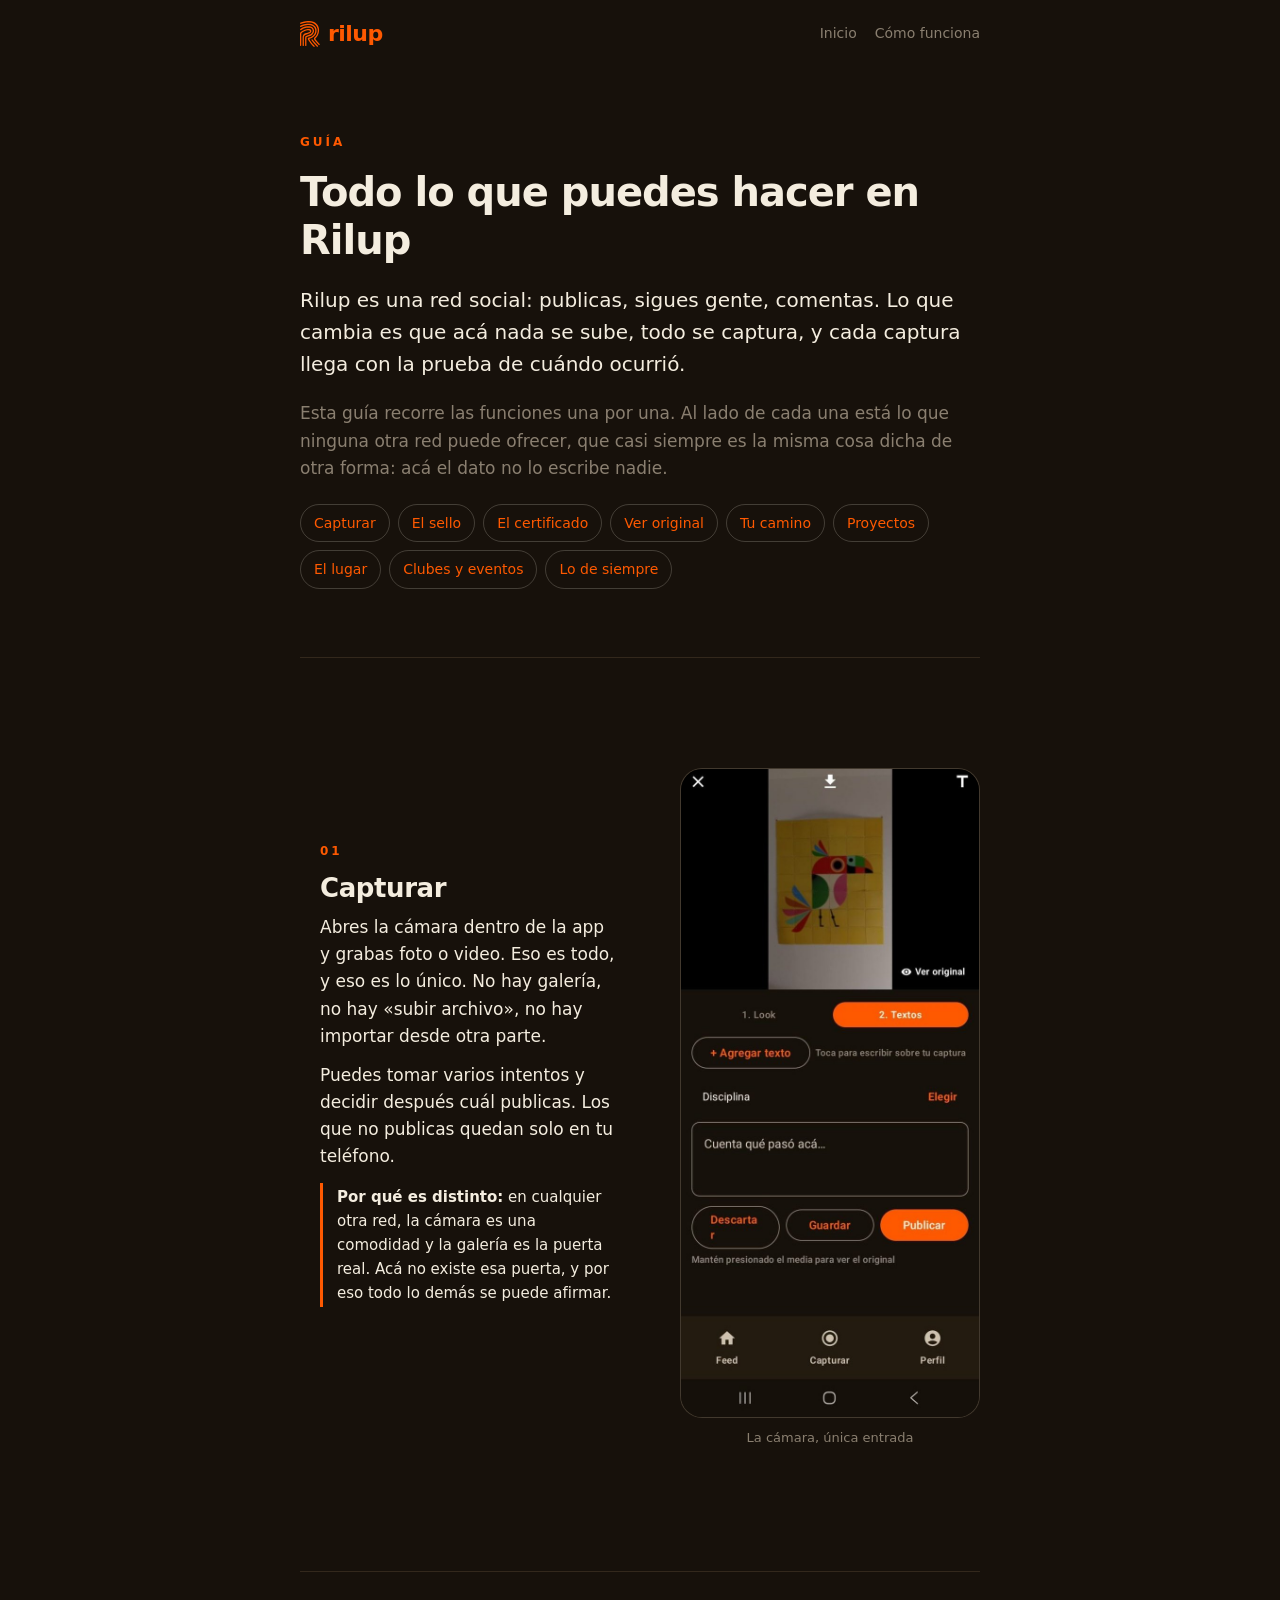
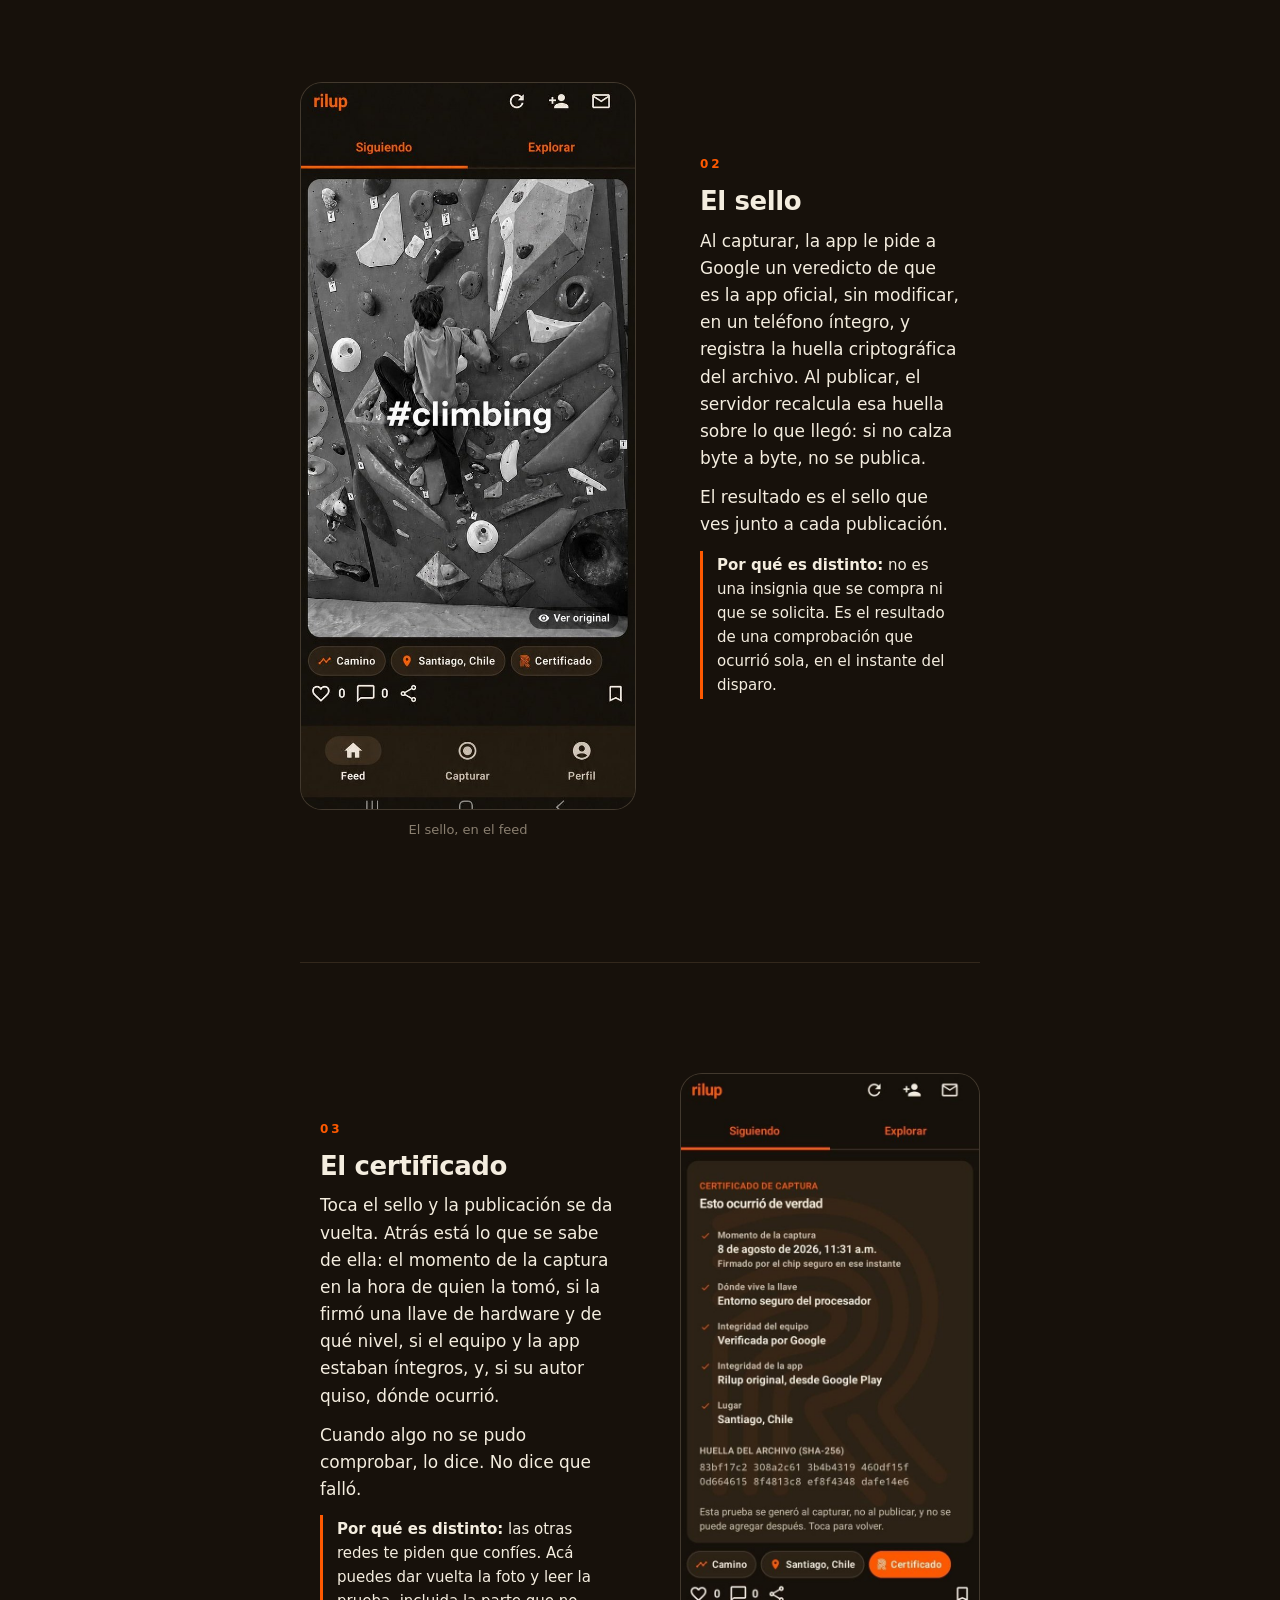
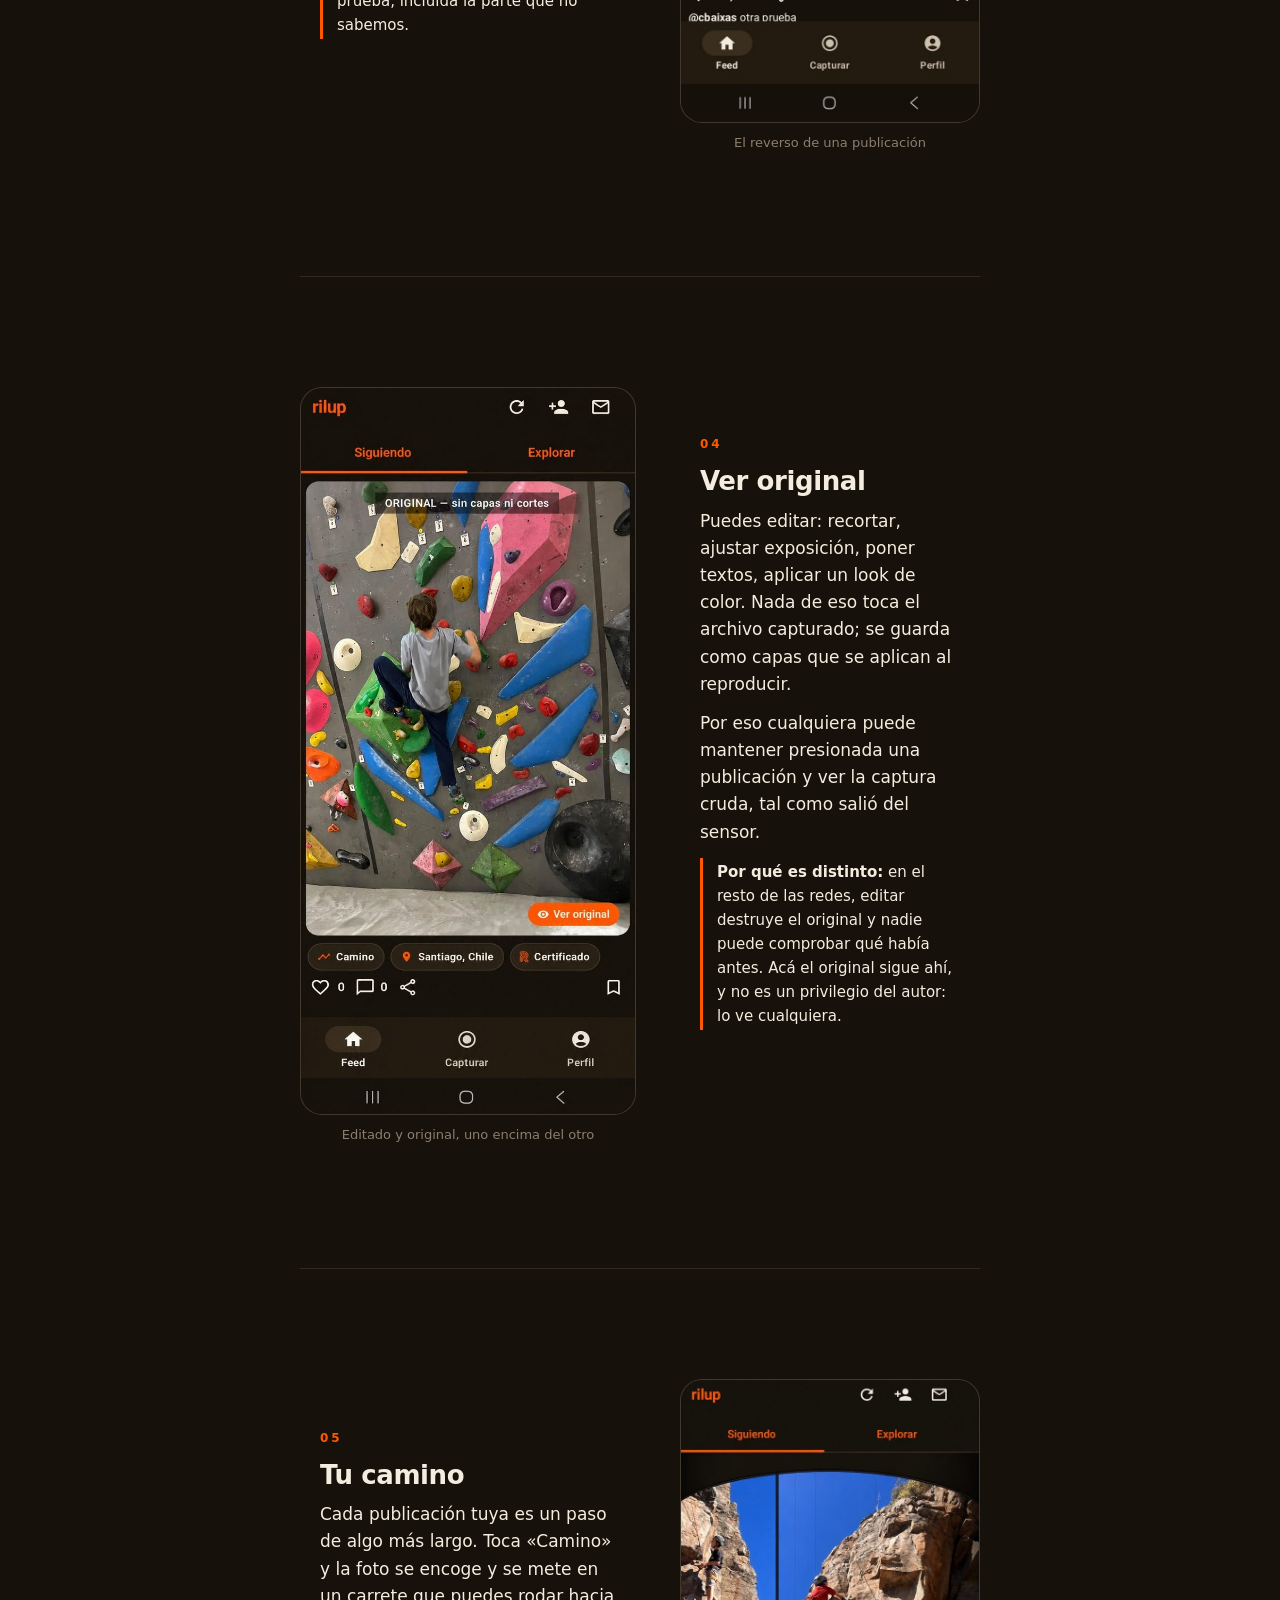
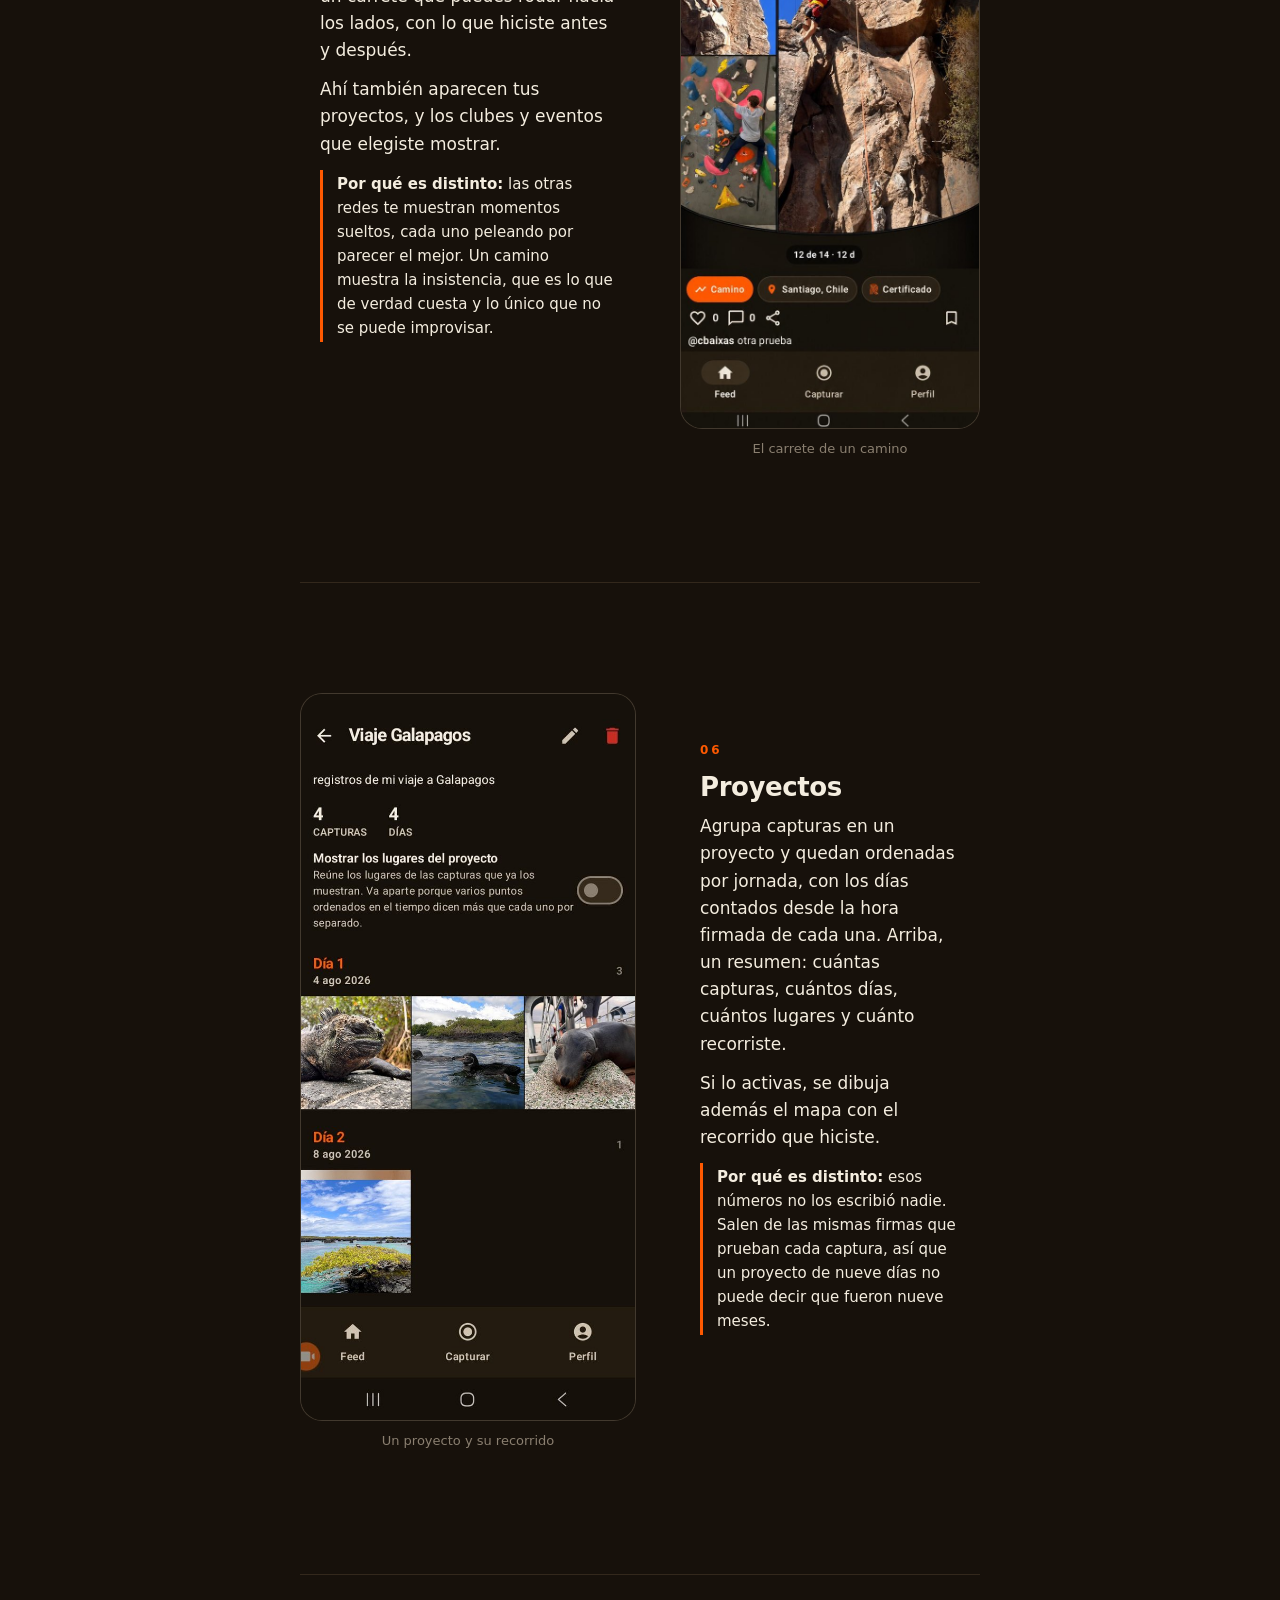
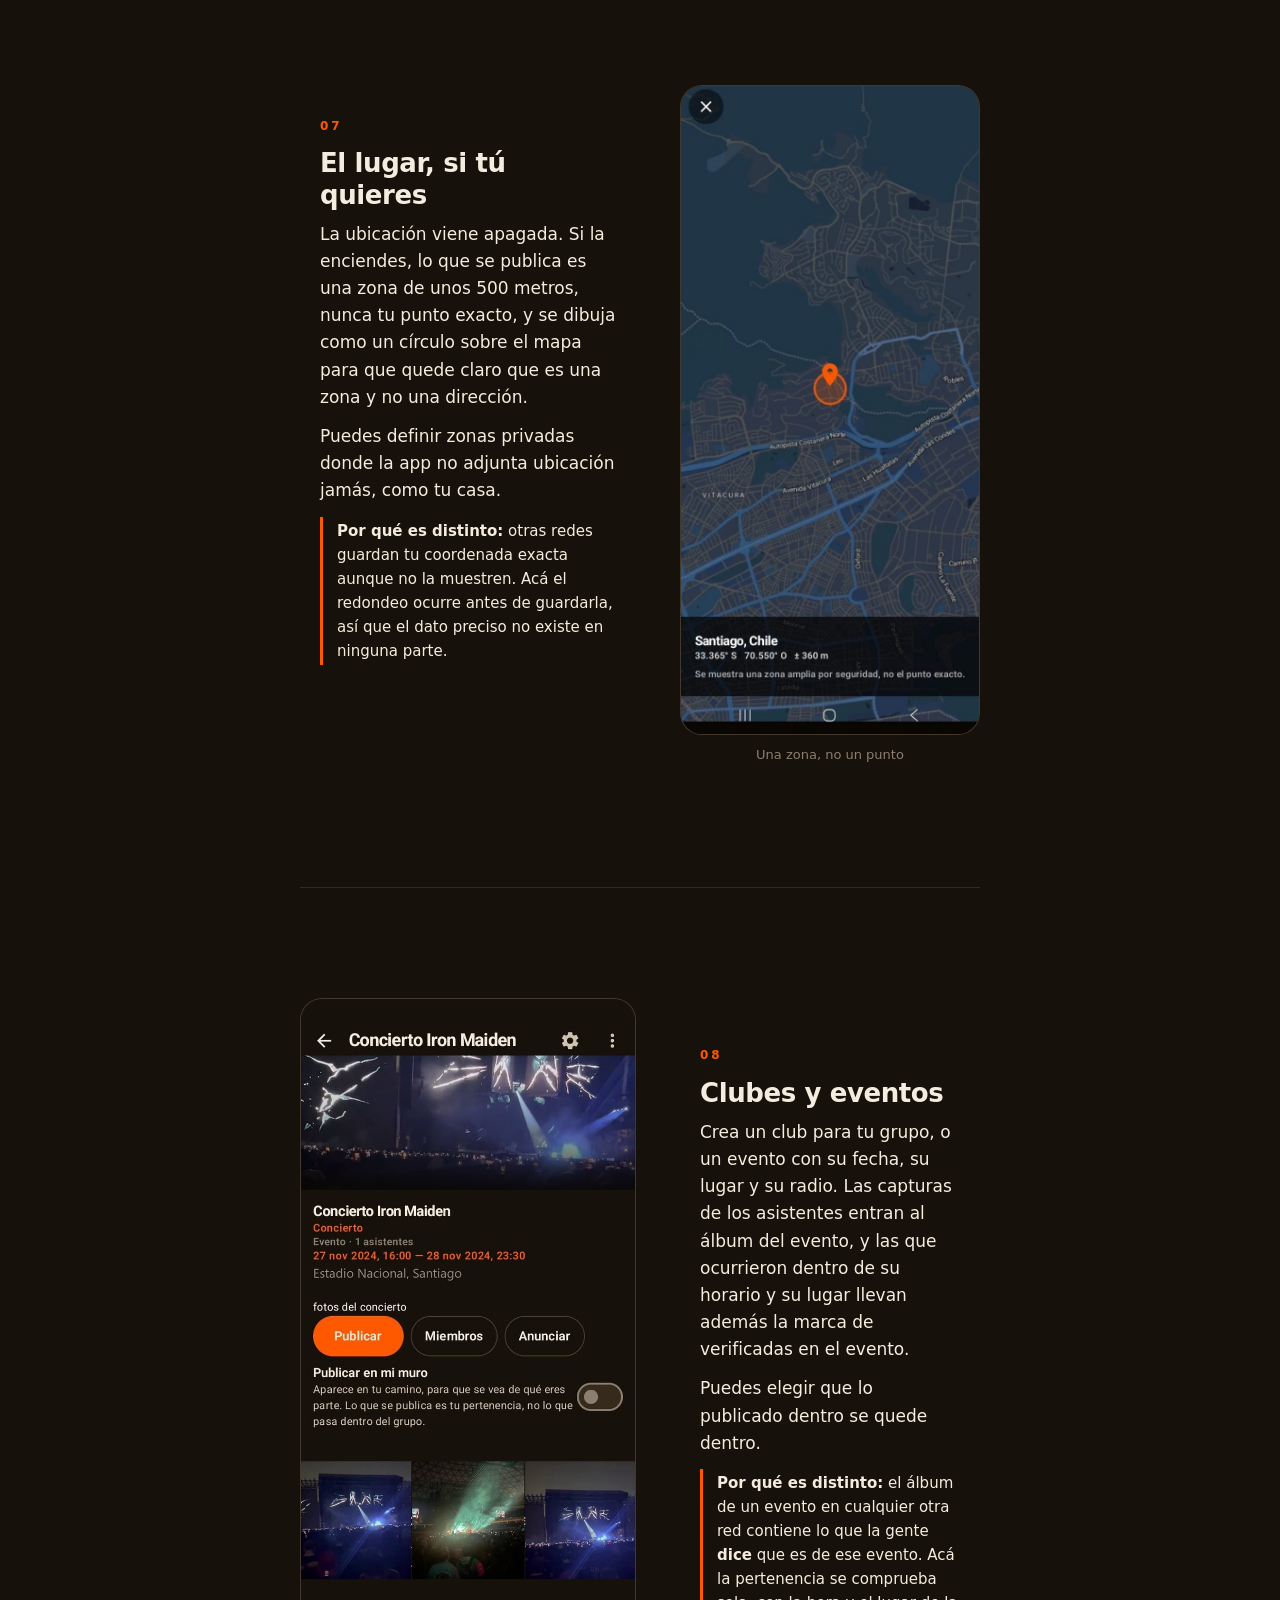
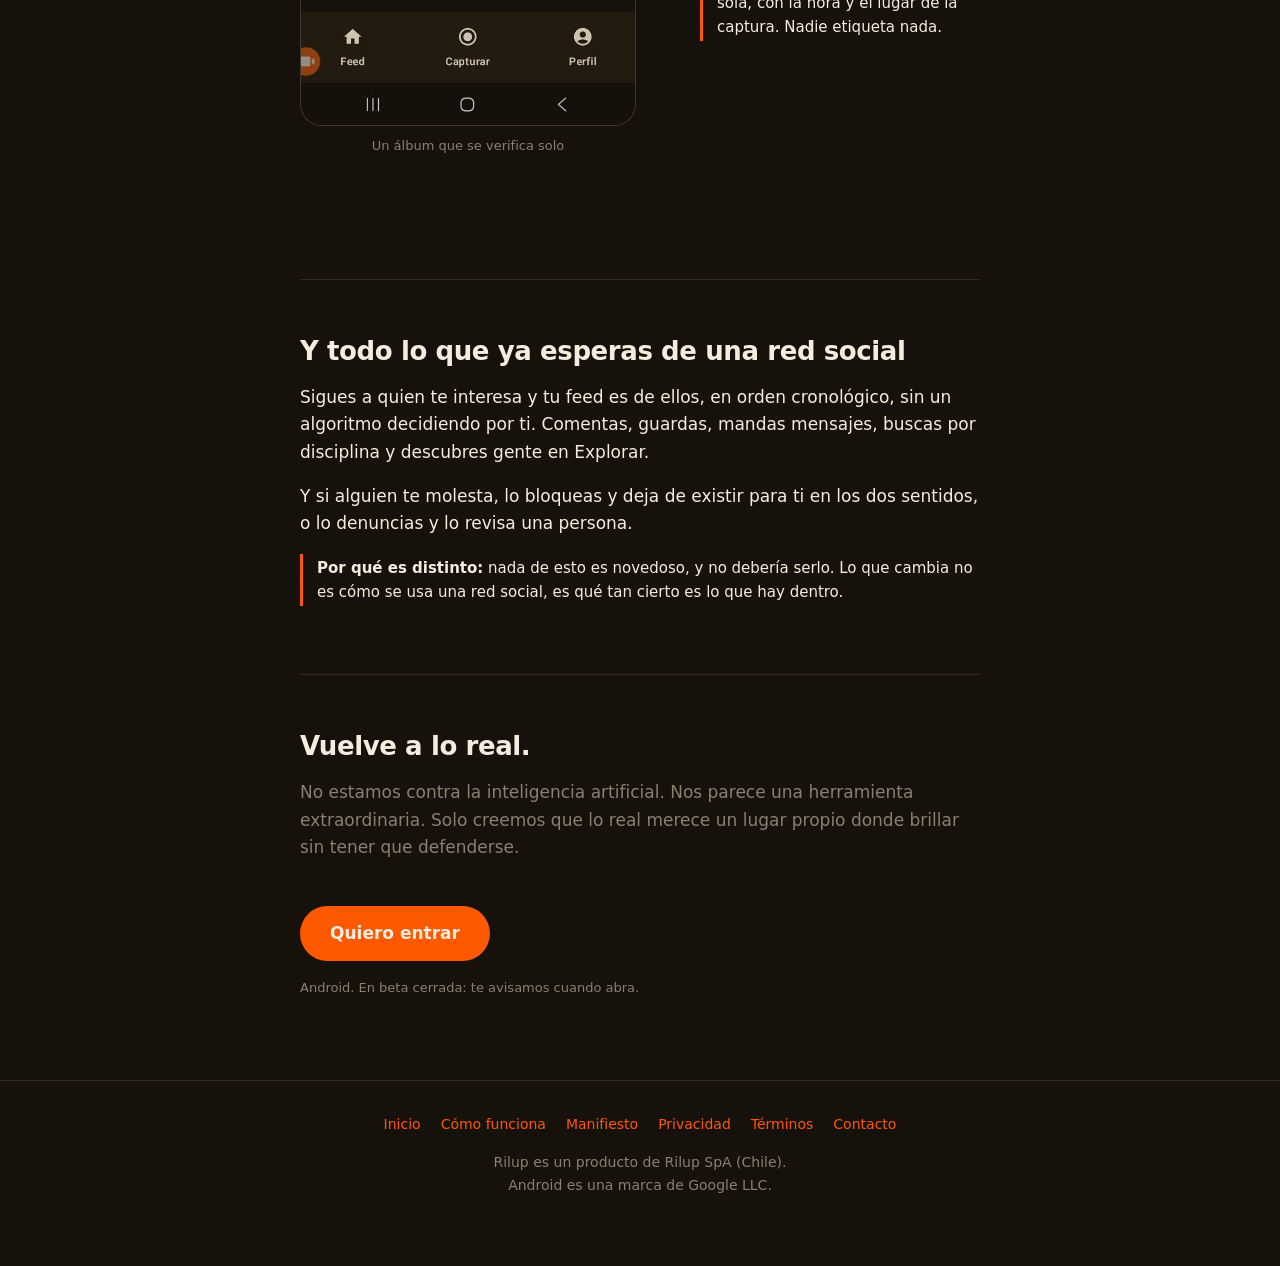
<file: guia/index.html>
<!doctype html>
<html lang="es">
<head>
<meta charset="utf-8">
<meta name="viewport" content="width=device-width, initial-scale=1">
<title>Guía de Rilup, todo lo que puedes hacer</title>
<meta name="description" content="Qué puedes hacer en Rilup y en qué se diferencia de cualquier otra red social: el sello, el certificado, el camino, los proyectos con su mapa y los álbumes de evento que se verifican solos.">
<meta name="theme-color" content="#17110B">
<link rel="icon" href="../mark.svg" type="image/svg+xml">
<link rel="stylesheet" href="../style.css?v=ef1f84d8">
<meta property="og:type" content="article">
<meta property="og:site_name" content="Rilup">
<meta property="og:title" content="Guía de Rilup">
<meta property="og:description" content="Todo lo que puedes hacer, y por qué acá funciona distinto.">
<meta property="og:url" content="https://rilup.com/guia/">
<meta name="twitter:card" content="summary_large_image">
<style>
  /* La guía es la única página del sitio con capturas, así que su estilo vive acá y no en el
     style.css común: mete una rejilla y un marco de teléfono que ninguna otra necesita. */
  .paso { display: grid; grid-template-columns: 1fr; gap: 22px; align-items: center; margin: 54px 0; }
  @media (min-width: 760px) {
    .paso { grid-template-columns: 1fr 300px; gap: 44px; }
    .paso.invertido > .texto { order: 2; }
    .paso.invertido > .figura { order: 1; }
  }
  .paso h2 { margin: 0 0 10px; }
  .paso p { margin: 0 0 12px; }

  /* El teléfono. Marco simple: la captura ya trae la barra de estado, así que un marco realista
     competiría con ella. */
  .figura { margin: 0; }
  .figura .pantalla {
    position: relative;
    aspect-ratio: 9 / 19.5;
    border-radius: 22px;
    overflow: hidden;
    background: #241B10;
    border: 1px solid rgba(244,237,223,.14);
  }
  .figura img, .figura video { width: 100%; height: 100%; object-fit: cover; display: block; }

  /* Si la captura todavía no existe, el hueco DICE cuál falta en vez de mostrar un ícono roto.
     Así esta página sirve de lista de tomas mientras se está armando. */
  .pantalla.falta::after {
    content: attr(data-falta);
    position: absolute; inset: 0;
    display: flex; align-items: center; justify-content: center;
    padding: 24px; text-align: center;
    font-size: 14px; line-height: 1.5; color: #8a7f70;
    border: 1px dashed rgba(244,237,223,.22); border-radius: 22px;
  }
  .figura figcaption { font-size: 13px; color: #8a7f70; margin-top: 10px; text-align: center; }

  .distinto {
    border-left: 3px solid #FE5901; padding: 2px 0 2px 14px; margin: 14px 0 0;
    font-size: 15px;
  }
  .distinto b { color: #F4EDDF; }
  .indice { display: flex; flex-wrap: wrap; gap: 8px; margin: 22px 0 0; padding: 0; list-style: none; }
  .indice a {
    display: inline-block; padding: 7px 13px; border-radius: 50px;
    border: 1px solid rgba(244,237,223,.2); font-size: 14px; text-decoration: none;
  }
</style>
</head>
<body>
<svg width="0" height="0" style="position:absolute" aria-hidden="true" focusable="false">
  <symbol id="rilup-mark" viewBox="0 0 641 838">
    <g transform="translate(-330.99561,1062.800234) scale(0.1,-0.1)">
      <path d="M5760 10619 c-751 -34 -1537 -202 -2242 -478 -86 -34 -114 -50 -146 -85 -103 -112 -74 -278 60 -347 67 -34 116 -26 339 55 581 212 1089 328 1709 393 232 24 834 24 1040 0 471 -55 830 -155 1170 -328 188 -95 306 -170 460 -294 476 -382 772 -925 856 -1570 24 -180 24 -545 1 -715 -87 -633 -323 -1170 -718 -1635 -37 -44 -139 -151 -227 -237 -170 -168 -207 -221 -237 -333 -30 -116 -14 -237 48 -365 83 -172 661 -879 1126 -1380 383 -411 420 -439 540 -410 123 29 195 169 147 284 -8 19 -99 124 -202 233 -401 424 -787 876 -1106 1293 -111 146 -128 176 -128 227 0 35 9 46 112 148 161 158 239 244 347 380 523 655 791 1494 750 2346 -16 340 -88 676 -205 964 -299 731 -868 1283 -1639 1588 -401 159 -809 240 -1344 267 -221 11 -261 11 -511 -1z"/>
      <path d="M5720 9773 c-19 -1 -87 -8 -150 -14 -620 -56 -1311 -254 -1884 -536 -249 -123 -308 -161 -340 -217 -87 -150 10 -325 180 -326 45 0 77 13 271 108 384 189 705 308 1083 402 338 84 602 123 947 142 621 33 1176 -82 1582 -328 192 -117 398 -305 513 -469 375 -538 409 -1267 89 -1920 -110 -225 -240 -404 -426 -590 -180 -181 -383 -328 -625 -453 -223 -116 -408 -183 -757 -276 -211 -56 -308 -118 -364 -231 -20 -43 -24 -64 -24 -145 1 -83 5 -105 33 -176 88 -222 513 -845 967 -1419 347 -440 846 -995 928 -1034 94 -45 171 -35 241 29 52 48 70 99 64 174 -6 71 -16 84 -220 303 -515 553 -1123 1339 -1467 1898 -96 157 -85 182 102 234 574 158 1026 406 1400 771 431 419 694 923 777 1493 25 163 27 497 5 659 -41 310 -177 667 -348 915 -402 584 -1057 923 -1937 1003 -104 9 -554 12 -640 3z"/>
      <path d="M5615 8914 c-736 -85 -1486 -367 -2102 -791 -132 -90 -164 -124 -189 -197 -49 -144 79 -293 233 -270 34 5 76 27 167 89 493 333 1076 576 1646 684 242 45 355 55 635 55 292 0 392 -12 595 -69 393 -111 660 -355 767 -702 25 -82 27 -101 27 -268 0 -163 -3 -189 -27 -278 -67 -248 -229 -493 -441 -666 -254 -208 -554 -337 -1026 -441 -393 -87 -548 -154 -709 -304 -63 -60 -142 -175 -170 -250 -57 -153 -55 -90 -59 -1466 -2 -895 0 -1280 8 -1316 13 -60 56 -117 113 -145 32 -17 54 -20 103 -17 75 5 128 37 165 101 l24 42 5 1275 5 1275 22 58 c67 177 196 254 548 327 527 108 889 259 1205 500 353 270 590 653 661 1071 27 157 23 403 -9 539 -109 464 -413 817 -873 1013 -151 65 -317 111 -514 144 -127 21 -647 26 -810 7z"/>
      <path d="M5710 8075 c-566 -71 -1153 -295 -1684 -642 -261 -170 -469 -342 -564 -465 -53 -69 -105 -175 -128 -263 -18 -67 -19 -141 -19 -2042 l0 -1971 30 -44 c42 -59 96 -88 165 -88 97 0 174 53 205 139 13 39 15 256 15 1916 0 1216 4 1891 10 1925 15 79 50 148 108 211 102 111 384 308 658 461 653 363 1414 525 1826 388 346 -115 278 -419 -137 -610 -151 -71 -283 -108 -685 -196 -91 -19 -205 -47 -255 -61 -647 -180 -1029 -588 -1095 -1169 -8 -70 -10 -509 -8 -1486 l3 -1386 30 -44 c42 -59 96 -88 166 -88 80 0 135 31 177 100 l32 54 0 1286 c1 707 5 1344 9 1415 10 141 29 232 72 338 106 263 330 444 680 550 62 19 227 58 364 87 273 57 447 106 607 170 444 178 690 466 691 810 1 343 -249 600 -670 690 -130 28 -437 36 -603 15z"/>
      <path d="M7134 4771 c-96 -24 -159 -107 -159 -206 1 -71 9 -88 112 -233 403 -567 942 -1205 1483 -1755 113 -115 223 -219 245 -232 84 -49 177 -41 245 21 51 46 75 108 67 174 -8 68 -30 105 -102 175 -177 172 -568 593 -812 875 -248 288 -510 619 -728 922 -65 89 -130 176 -144 191 -51 56 -140 85 -207 68z"/>
    </g>
  </symbol>
</svg>

<header class="top">
  <a class="brand wordmark" href="../">
    <svg class="mark" viewBox="0 0 641 838" aria-hidden="true"><use href="#rilup-mark"/></svg>
    <span>rilup</span>
  </a>
  <nav>
    <a href="../">Inicio</a>
    <a href="../como-funciona/">Cómo funciona</a>
  </nav>
</header>

<main>
<div class="wrap">

<section>
  <p class="eyebrow">Guía</p>
  <h1>Todo lo que puedes hacer en Rilup</h1>
  <p class="lead">Rilup es una red social: publicas, sigues gente, comentas. Lo que cambia es que
  acá nada se sube, todo se captura, y cada captura llega con la prueba de cuándo ocurrió.</p>
  <p class="muted">Esta guía recorre las funciones una por una. Al lado de cada una está lo que
  ninguna otra red puede ofrecer, que casi siempre es la misma cosa dicha de otra forma: acá el
  dato no lo escribe nadie.</p>

  <ul class="indice">
    <li><a href="#capturar">Capturar</a></li>
    <li><a href="#sello">El sello</a></li>
    <li><a href="#certificado">El certificado</a></li>
    <li><a href="#original">Ver original</a></li>
    <li><a href="#camino">Tu camino</a></li>
    <li><a href="#proyectos">Proyectos</a></li>
    <li><a href="#lugar">El lugar</a></li>
    <li><a href="#clubes">Clubes y eventos</a></li>
    <li><a href="#social">Lo de siempre</a></li>
  </ul>
</section>

<section id="capturar">
  <div class="paso">
    <div class="texto">
      <p class="eyebrow">01</p>
      <h2>Capturar</h2>
      <p>Abres la cámara dentro de la app y grabas foto o video. Eso es todo, y eso es lo único.
      No hay galería, no hay «subir archivo», no hay importar desde otra parte.</p>
      <p>Puedes tomar varios intentos y decidir después cuál publicas. Los que no publicas quedan
      solo en tu teléfono.</p>
      <p class="distinto"><b>Por qué es distinto:</b> en cualquier otra red, la cámara es una
      comodidad y la galería es la puerta real. Acá no existe esa puerta, y por eso todo lo demás
      se puede afirmar.</p>
    </div>
    <figure class="figura">
      <div class="pantalla" data-falta="Captura: la cámara de la app grabando">
        <img src="img/01-camara.jpg" alt="" loading="lazy"
             onerror="this.parentNode.classList.add('falta');this.remove()">
      </div>
      <figcaption>La cámara, única entrada</figcaption>
    </figure>
  </div>
</section>

<section id="sello">
  <div class="paso invertido">
    <div class="texto">
      <p class="eyebrow">02</p>
      <h2>El sello</h2>
      <p>Al capturar, la app le pide a Google un veredicto de que es la app oficial, sin modificar,
      en un teléfono íntegro, y registra la huella criptográfica del archivo. Al publicar, el
      servidor recalcula esa huella sobre lo que llegó: si no calza byte a byte, no se publica.</p>
      <p>El resultado es el sello que ves junto a cada publicación.</p>
      <p class="distinto"><b>Por qué es distinto:</b> no es una insignia que se compra ni que se
      solicita. Es el resultado de una comprobación que ocurrió sola, en el instante del disparo.</p>
    </div>
    <figure class="figura">
      <div class="pantalla" data-falta="Captura: el feed con el sello verificado visible">
        <img src="img/02-sello.jpg" alt="" loading="lazy"
             onerror="this.parentNode.classList.add('falta');this.remove()">
      </div>
      <figcaption>El sello, en el feed</figcaption>
    </figure>
  </div>
</section>

<section id="certificado">
  <div class="paso">
    <div class="texto">
      <p class="eyebrow">03</p>
      <h2>El certificado</h2>
      <p>Toca el sello y la publicación se da vuelta. Atrás está lo que se sabe de ella: el momento
      de la captura en la hora de quien la tomó, si la firmó una llave de hardware y de qué nivel,
      si el equipo y la app estaban íntegros, y, si su autor quiso, dónde ocurrió.</p>
      <p>Cuando algo no se pudo comprobar, lo dice. No dice que falló.</p>
      <p class="distinto"><b>Por qué es distinto:</b> las otras redes te piden que confíes. Acá
      puedes dar vuelta la foto y leer la prueba, incluida la parte que no sabemos.</p>
    </div>
    <figure class="figura">
      <div class="pantalla" data-falta="Captura: el certificado, con la publicación dada vuelta">
        <img src="img/03-certificado.jpg" alt="" loading="lazy"
             onerror="this.parentNode.classList.add('falta');this.remove()">
      </div>
      <figcaption>El reverso de una publicación</figcaption>
    </figure>
  </div>
</section>

<section id="original">
  <div class="paso invertido">
    <div class="texto">
      <p class="eyebrow">04</p>
      <h2>Ver original</h2>
      <p>Puedes editar: recortar, ajustar exposición, poner textos, aplicar un look de color. Nada
      de eso toca el archivo capturado; se guarda como capas que se aplican al reproducir.</p>
      <p>Por eso cualquiera puede mantener presionada una publicación y ver la captura cruda, tal
      como salió del sensor.</p>
      <p class="distinto"><b>Por qué es distinto:</b> en el resto de las redes, editar destruye el
      original y nadie puede comprobar qué había antes. Acá el original sigue ahí, y no es un
      privilegio del autor: lo ve cualquiera.</p>
    </div>
    <figure class="figura">
      <div class="pantalla" data-falta="Captura o video: manteniendo presionado, la foto editada volviendo a la cruda">
        <img src="img/04-original.jpg" alt="" loading="lazy"
             onerror="this.parentNode.classList.add('falta');this.remove()">
      </div>
      <figcaption>Editado y original, uno encima del otro</figcaption>
    </figure>
  </div>
</section>

<section id="camino">
  <div class="paso">
    <div class="texto">
      <p class="eyebrow">05</p>
      <h2>Tu camino</h2>
      <p>Cada publicación tuya es un paso de algo más largo. Toca «Camino» y la foto se encoge y se
      mete en un carrete que puedes rodar hacia los lados, con lo que hiciste antes y después.</p>
      <p>Ahí también aparecen tus proyectos, y los clubes y eventos que elegiste mostrar.</p>
      <p class="distinto"><b>Por qué es distinto:</b> las otras redes te muestran momentos sueltos,
      cada uno peleando por parecer el mejor. Un camino muestra la insistencia, que es lo que de
      verdad cuesta y lo único que no se puede improvisar.</p>
    </div>
    <figure class="figura">
      <div class="pantalla" data-falta="Captura: el carrete abierto, con la cinta curvada">
        <img src="img/05-camino.jpg" alt="" loading="lazy"
             onerror="this.parentNode.classList.add('falta');this.remove()">
      </div>
      <figcaption>El carrete de un camino</figcaption>
    </figure>
  </div>
</section>

<section id="proyectos">
  <div class="paso invertido">
    <div class="texto">
      <p class="eyebrow">06</p>
      <h2>Proyectos</h2>
      <p>Agrupa capturas en un proyecto y quedan ordenadas por jornada, con los días contados desde
      la hora firmada de cada una. Arriba, un resumen: cuántas capturas, cuántos días, cuántos
      lugares y cuánto recorriste.</p>
      <p>Si lo activas, se dibuja además el mapa con el recorrido que hiciste.</p>
      <p class="distinto"><b>Por qué es distinto:</b> esos números no los escribió nadie. Salen de
      las mismas firmas que prueban cada captura, así que un proyecto de nueve días no puede
      decir que fueron nueve meses.</p>
    </div>
    <figure class="figura">
      <div class="pantalla" data-falta="Captura: un proyecto con su resumen y el mapa del recorrido">
        <img src="img/06-proyecto.jpg" alt="" loading="lazy"
             onerror="this.parentNode.classList.add('falta');this.remove()">
      </div>
      <figcaption>Un proyecto y su recorrido</figcaption>
    </figure>
  </div>
</section>

<section id="lugar">
  <div class="paso">
    <div class="texto">
      <p class="eyebrow">07</p>
      <h2>El lugar, si tú quieres</h2>
      <p>La ubicación viene apagada. Si la enciendes, lo que se publica es una zona de unos 500
      metros, nunca tu punto exacto, y se dibuja como un círculo sobre el mapa para que quede claro
      que es una zona y no una dirección.</p>
      <p>Puedes definir zonas privadas donde la app no adjunta ubicación jamás, como tu casa.</p>
      <p class="distinto"><b>Por qué es distinto:</b> otras redes guardan tu coordenada exacta
      aunque no la muestren. Acá el redondeo ocurre antes de guardarla, así que el dato preciso no
      existe en ninguna parte.</p>
    </div>
    <figure class="figura">
      <div class="pantalla" data-falta="Captura: la lámina de lugar con el círculo naranjo">
        <img src="img/07-lugar.jpg" alt="" loading="lazy"
             onerror="this.parentNode.classList.add('falta');this.remove()">
      </div>
      <figcaption>Una zona, no un punto</figcaption>
    </figure>
  </div>
</section>

<section id="clubes">
  <div class="paso invertido">
    <div class="texto">
      <p class="eyebrow">08</p>
      <h2>Clubes y eventos</h2>
      <p>Crea un club para tu grupo, o un evento con su fecha, su lugar y su radio. Las capturas de
      los asistentes entran al álbum del evento, y las que ocurrieron dentro de su horario y su
      lugar llevan además la marca de verificadas en el evento.</p>
      <p>Puedes elegir que lo publicado dentro se quede dentro.</p>
      <p class="distinto"><b>Por qué es distinto:</b> el álbum de un evento en cualquier otra red
      contiene lo que la gente <b>dice</b> que es de ese evento. Acá la pertenencia se comprueba
      sola, con la hora y el lugar de la captura. Nadie etiqueta nada.</p>
    </div>
    <figure class="figura">
      <div class="pantalla" data-falta="Captura: un evento con su álbum y la marca de verificado en el evento">
        <img src="img/08-evento.jpg" alt="" loading="lazy"
             onerror="this.parentNode.classList.add('falta');this.remove()">
      </div>
      <figcaption>Un álbum que se verifica solo</figcaption>
    </figure>
  </div>
</section>

<section id="social">
  <h2>Y todo lo que ya esperas de una red social</h2>
  <p>Sigues a quien te interesa y tu feed es de ellos, en orden cronológico, sin un algoritmo
  decidiendo por ti. Comentas, guardas, mandas mensajes, buscas por disciplina y descubres gente en
  Explorar.</p>
  <p>Y si alguien te molesta, lo bloqueas y deja de existir para ti en los dos sentidos, o lo
  denuncias y lo revisa una persona.</p>
  <p class="distinto"><b>Por qué es distinto:</b> nada de esto es novedoso, y no debería serlo. Lo
  que cambia no es cómo se usa una red social, es qué tan cierto es lo que hay dentro.</p>
</section>

<section>
  <h2>Vuelve a lo real.</h2>
  <p class="muted">No estamos contra la inteligencia artificial. Nos parece una herramienta
  extraordinaria. Solo creemos que lo real merece un lugar propio donde brillar sin tener que
  defenderse.</p>
  <p><a class="cta" href="https://rilup.com/#sumate">Quiero entrar</a></p>
  <p class="cta-nota">Android. En beta cerrada: te avisamos cuando abra.</p>
</section>

</div>
</main>

<footer>
  <div class="links">
    <a href="../">Inicio</a>
    <a href="../como-funciona/">Cómo funciona</a>
    <a href="../manifiesto/">Manifiesto</a>
    <a href="../privacy/">Privacidad</a>
    <a href="../terms/">Términos</a>
    <a href="mailto:admin@rilup.com">Contacto</a>
  </div>
  <p>Rilup es un producto de Rilup SpA (Chile).<br>
  Android es una marca de Google LLC.</p>
</footer>

</body>
</html>
</file>
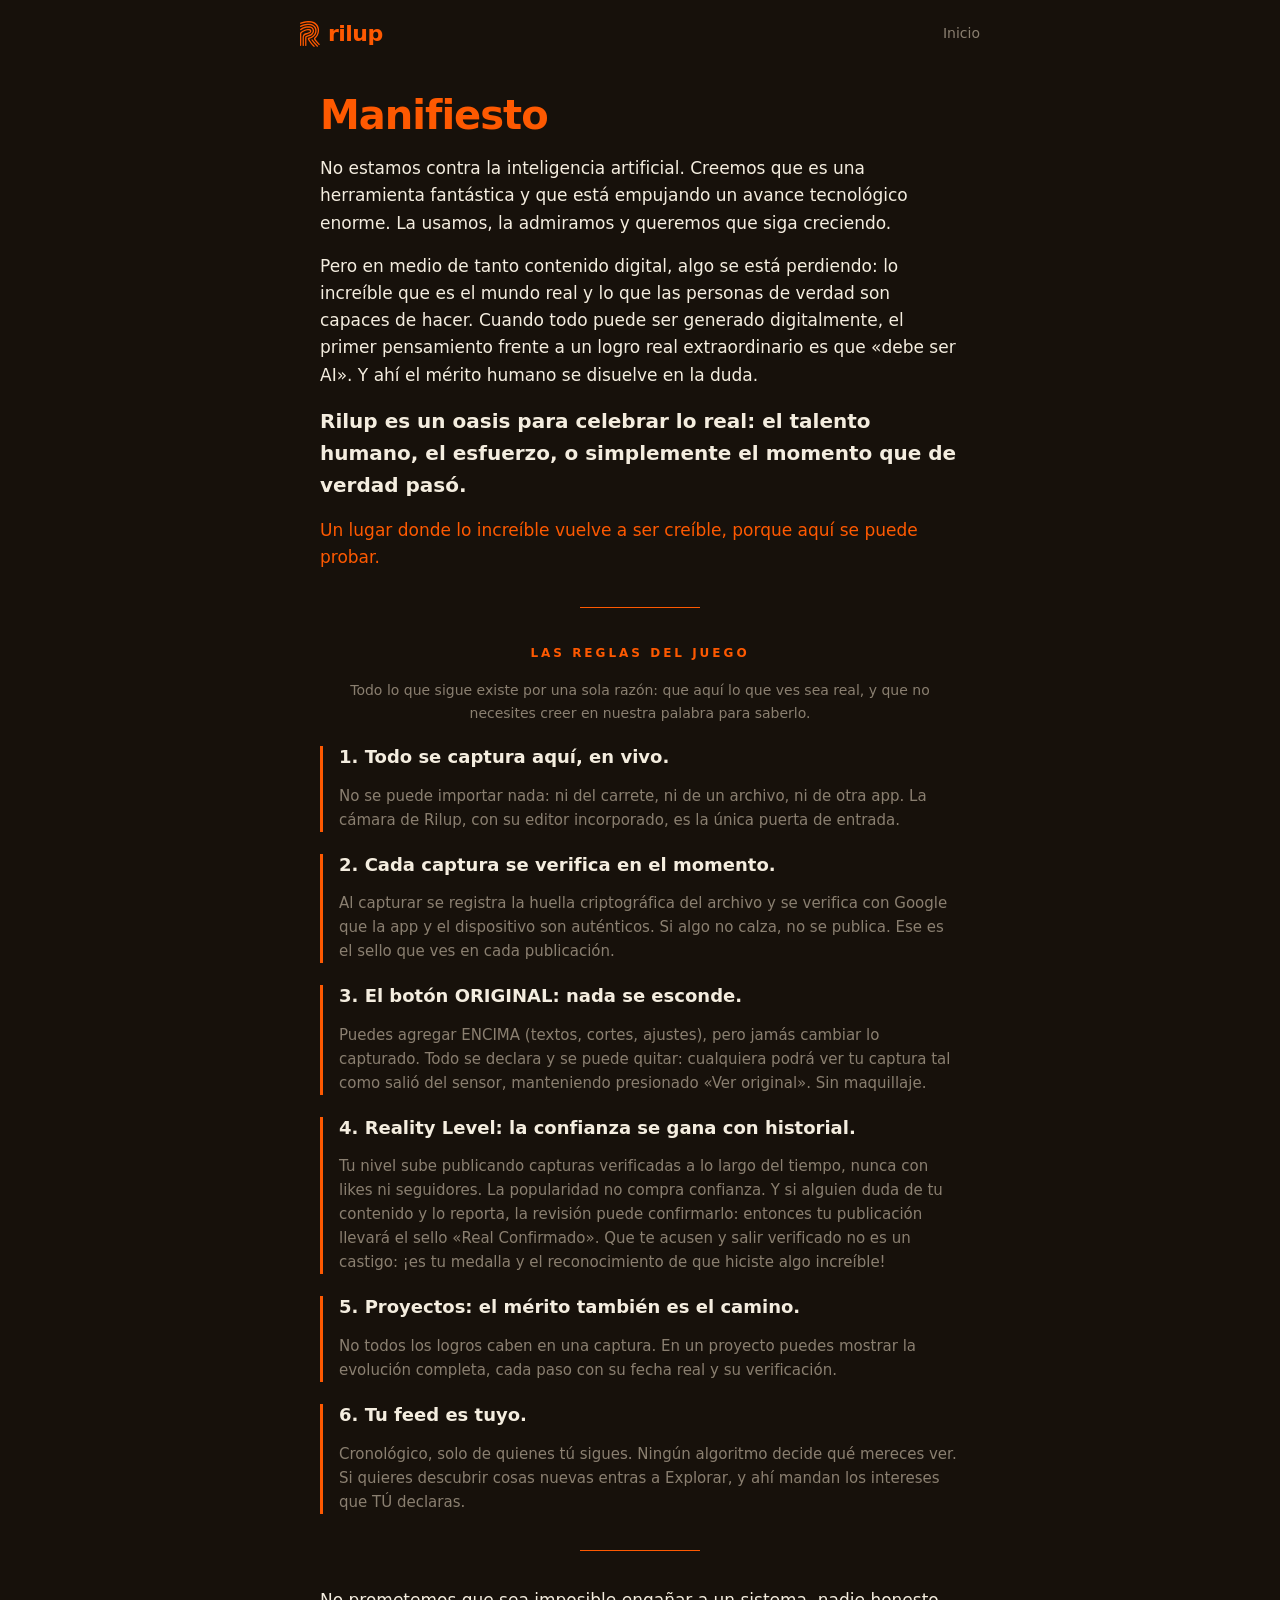
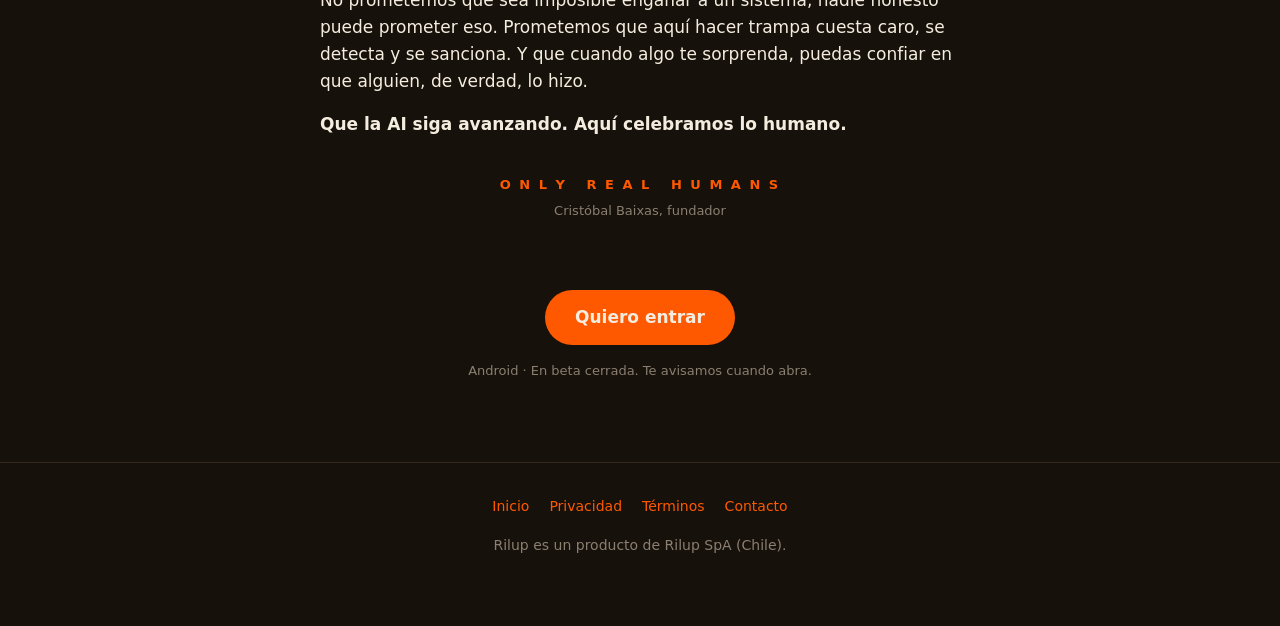
<file: manifiesto/index.html>
<!doctype html>
<html lang="es">
<head>
<meta charset="utf-8">
<meta name="viewport" content="width=device-width, initial-scale=1">
<title>Rilup, manifiesto</title>
<meta name="description" content="Por qué existe Rilup y las reglas del juego. El manifiesto que se lee al entrar por primera vez a la app.">
<meta name="theme-color" content="#17110B">
<link rel="icon" href="../mark.svg" type="image/svg+xml">
<link rel="stylesheet" href="../style.css?v=ef1f84d8">
<meta property="og:type" content="article">
<meta property="og:site_name" content="Rilup">
<meta property="og:title" content="Rilup, manifiesto">
<meta property="og:description" content="No estamos contra la inteligencia artificial. Rilup es un oasis para celebrar lo real.">
<meta property="og:url" content="https://rilup.com/manifiesto/">
</head>
<body>

<svg width="0" height="0" style="position:absolute" aria-hidden="true" focusable="false">
  <symbol id="rilup-mark" viewBox="0 0 641 838">
    <g transform="translate(-330.99561,1062.800234) scale(0.1,-0.1)">
      <path d="M5760 10619 c-751 -34 -1537 -202 -2242 -478 -86 -34 -114 -50 -146 -85 -103 -112 -74 -278 60 -347 67 -34 116 -26 339 55 581 212 1089 328 1709 393 232 24 834 24 1040 0 471 -55 830 -155 1170 -328 188 -95 306 -170 460 -294 476 -382 772 -925 856 -1570 24 -180 24 -545 1 -715 -87 -633 -323 -1170 -718 -1635 -37 -44 -139 -151 -227 -237 -170 -168 -207 -221 -237 -333 -30 -116 -14 -237 48 -365 83 -172 661 -879 1126 -1380 383 -411 420 -439 540 -410 123 29 195 169 147 284 -8 19 -99 124 -202 233 -401 424 -787 876 -1106 1293 -111 146 -128 176 -128 227 0 35 9 46 112 148 161 158 239 244 347 380 523 655 791 1494 750 2346 -16 340 -88 676 -205 964 -299 731 -868 1283 -1639 1588 -401 159 -809 240 -1344 267 -221 11 -261 11 -511 -1z"/>
      <path d="M5720 9773 c-19 -1 -87 -8 -150 -14 -620 -56 -1311 -254 -1884 -536 -249 -123 -308 -161 -340 -217 -87 -150 10 -325 180 -326 45 0 77 13 271 108 384 189 705 308 1083 402 338 84 602 123 947 142 621 33 1176 -82 1582 -328 192 -117 398 -305 513 -469 375 -538 409 -1267 89 -1920 -110 -225 -240 -404 -426 -590 -180 -181 -383 -328 -625 -453 -223 -116 -408 -183 -757 -276 -211 -56 -308 -118 -364 -231 -20 -43 -24 -64 -24 -145 1 -83 5 -105 33 -176 88 -222 513 -845 967 -1419 347 -440 846 -995 928 -1034 94 -45 171 -35 241 29 52 48 70 99 64 174 -6 71 -16 84 -220 303 -515 553 -1123 1339 -1467 1898 -96 157 -85 182 102 234 574 158 1026 406 1400 771 431 419 694 923 777 1493 25 163 27 497 5 659 -41 310 -177 667 -348 915 -402 584 -1057 923 -1937 1003 -104 9 -554 12 -640 3z"/>
      <path d="M5615 8914 c-736 -85 -1486 -367 -2102 -791 -132 -90 -164 -124 -189 -197 -49 -144 79 -293 233 -270 34 5 76 27 167 89 493 333 1076 576 1646 684 242 45 355 55 635 55 292 0 392 -12 595 -69 393 -111 660 -355 767 -702 25 -82 27 -101 27 -268 0 -163 -3 -189 -27 -278 -67 -248 -229 -493 -441 -666 -254 -208 -554 -337 -1026 -441 -393 -87 -548 -154 -709 -304 -63 -60 -142 -175 -170 -250 -57 -153 -55 -90 -59 -1466 -2 -895 0 -1280 8 -1316 13 -60 56 -117 113 -145 32 -17 54 -20 103 -17 75 5 128 37 165 101 l24 42 5 1275 5 1275 22 58 c67 177 196 254 548 327 527 108 889 259 1205 500 353 270 590 653 661 1071 27 157 23 403 -9 539 -109 464 -413 817 -873 1013 -151 65 -317 111 -514 144 -127 21 -647 26 -810 7z"/>
      <path d="M5710 8075 c-566 -71 -1153 -295 -1684 -642 -261 -170 -469 -342 -564 -465 -53 -69 -105 -175 -128 -263 -18 -67 -19 -141 -19 -2042 l0 -1971 30 -44 c42 -59 96 -88 165 -88 97 0 174 53 205 139 13 39 15 256 15 1916 0 1216 4 1891 10 1925 15 79 50 148 108 211 102 111 384 308 658 461 653 363 1414 525 1826 388 346 -115 278 -419 -137 -610 -151 -71 -283 -108 -685 -196 -91 -19 -205 -47 -255 -61 -647 -180 -1029 -588 -1095 -1169 -8 -70 -10 -509 -8 -1486 l3 -1386 30 -44 c42 -59 96 -88 166 -88 80 0 135 31 177 100 l32 54 0 1286 c1 707 5 1344 9 1415 10 141 29 232 72 338 106 263 330 444 680 550 62 19 227 58 364 87 273 57 447 106 607 170 444 178 690 466 691 810 1 343 -249 600 -670 690 -130 28 -437 36 -603 15z"/>
      <path d="M7134 4771 c-96 -24 -159 -107 -159 -206 1 -71 9 -88 112 -233 403 -567 942 -1205 1483 -1755 113 -115 223 -219 245 -232 84 -49 177 -41 245 21 51 46 75 108 67 174 -8 68 -30 105 -102 175 -177 172 -568 593 -812 875 -248 288 -510 619 -728 922 -65 89 -130 176 -144 191 -51 56 -140 85 -207 68z"/>
    </g>
  </symbol>
</svg>

<header class="top">
  <a class="brand wordmark" href="../">
    <svg class="mark" viewBox="0 0 641 838" aria-hidden="true"><use href="#rilup-mark"/></svg>
    <span>rilup</span>
  </a>
  <nav><a href="../">Inicio</a></nav>
</header>

<main class="texto">
  <h1>Manifiesto</h1>
  <p>No estamos contra la inteligencia artificial. Creemos que es una herramienta fantástica y
    que está empujando un avance tecnológico enorme. La usamos, la admiramos y queremos que siga
    creciendo.</p>

  <p>Pero en medio de tanto contenido digital, algo se está perdiendo: lo increíble que es el
    mundo real y lo que las personas de verdad son capaces de hacer. Cuando todo puede ser
    generado digitalmente, el primer pensamiento frente a un logro real extraordinario es que
    «debe ser AI». Y ahí el mérito humano se disuelve en la duda.</p>

  <p class="lead"><b>Rilup es un oasis para celebrar lo real: el talento humano, el esfuerzo, o
    simplemente el momento que de verdad pasó.</b></p>

  <p style="color:var(--brasa)">Un lugar donde lo increíble vuelve a ser creíble, porque aquí se
    puede probar.</p>

  <hr class="divisor">

  <p class="eyebrow" style="text-align:center">Las reglas del juego</p>
  <p class="muted small" style="text-align:center">Todo lo que sigue existe por una sola razón:
    que aquí lo que ves sea real, y que no necesites creer en nuestra palabra para saberlo.</p>

  <div class="rule">
    <h3>1. Todo se captura aquí, en vivo.</h3>
    <p>No se puede importar nada: ni del carrete, ni de un archivo, ni de otra app. La cámara de
      Rilup, con su editor incorporado, es la única puerta de entrada.</p>
  </div>

  <div class="rule">
    <h3>2. Cada captura se verifica en el momento.</h3>
    <p>Al capturar se registra la huella criptográfica del archivo y se verifica con Google que
      la app y el dispositivo son auténticos. Si algo no calza, no se publica. Ese es el sello
      que ves en cada publicación.</p>
  </div>

  <div class="rule">
    <h3>3. El botón ORIGINAL: nada se esconde.</h3>
    <p>Puedes agregar ENCIMA (textos, cortes, ajustes), pero jamás cambiar lo capturado. Todo se
      declara y se puede quitar: cualquiera podrá ver tu captura tal como salió del sensor,
      manteniendo presionado «Ver original». Sin maquillaje.</p>
  </div>

  <div class="rule">
    <h3>4. Reality Level: la confianza se gana con historial.</h3>
    <p>Tu nivel sube publicando capturas verificadas a lo largo del tiempo, nunca con likes ni
      seguidores. La popularidad no compra confianza. Y si alguien duda de tu contenido y lo
      reporta, la revisión puede confirmarlo: entonces tu publicación llevará el sello «Real
      Confirmado». Que te acusen y salir verificado no es un castigo: ¡es tu medalla y el
      reconocimiento de que hiciste algo increíble!</p>
  </div>

  <div class="rule">
    <h3>5. Proyectos: el mérito también es el camino.</h3>
    <p>No todos los logros caben en una captura. En un proyecto puedes mostrar la evolución
      completa, cada paso con su fecha real y su verificación.</p>
  </div>

  <div class="rule">
    <h3>6. Tu feed es tuyo.</h3>
    <p>Cronológico, solo de quienes tú sigues. Ningún algoritmo decide qué mereces ver. Si
      quieres descubrir cosas nuevas entras a Explorar, y ahí mandan los intereses que TÚ
      declaras.</p>
  </div>

  <hr class="divisor">

  <p>No prometemos que sea imposible engañar a un sistema, nadie honesto puede prometer eso.
    Prometemos que aquí hacer trampa cuesta caro, se detecta y se sanciona. Y que cuando algo te
    sorprenda, puedas confiar en que alguien, de verdad, lo hizo.</p>

  <p><b>Que la AI siga avanzando. Aquí celebramos lo humano.</b></p>

  <div class="firma">
    <div class="only">O N L Y &nbsp; R E A L &nbsp; H U M A N S</div>
    <div class="autor">Cristóbal Baixas, fundador</div>
  </div>

  <p style="text-align:center;margin-top:40px">
    <a class="cta" href="https://rilup.com/#sumate">Quiero entrar</a>
  </p>
  <p class="cta-nota" style="text-align:center">Android · En beta cerrada. Te avisamos cuando abra.</p>
</main>

<footer>
  <div class="links">
    <a href="../">Inicio</a>
    <a href="../privacy/">Privacidad</a>
    <a href="../terms/">Términos</a>
    <a href="mailto:admin@rilup.com">Contacto</a>
  </div>
  <p>Rilup es un producto de Rilup SpA (Chile).</p>
</footer>

</body>
</html>
</file>
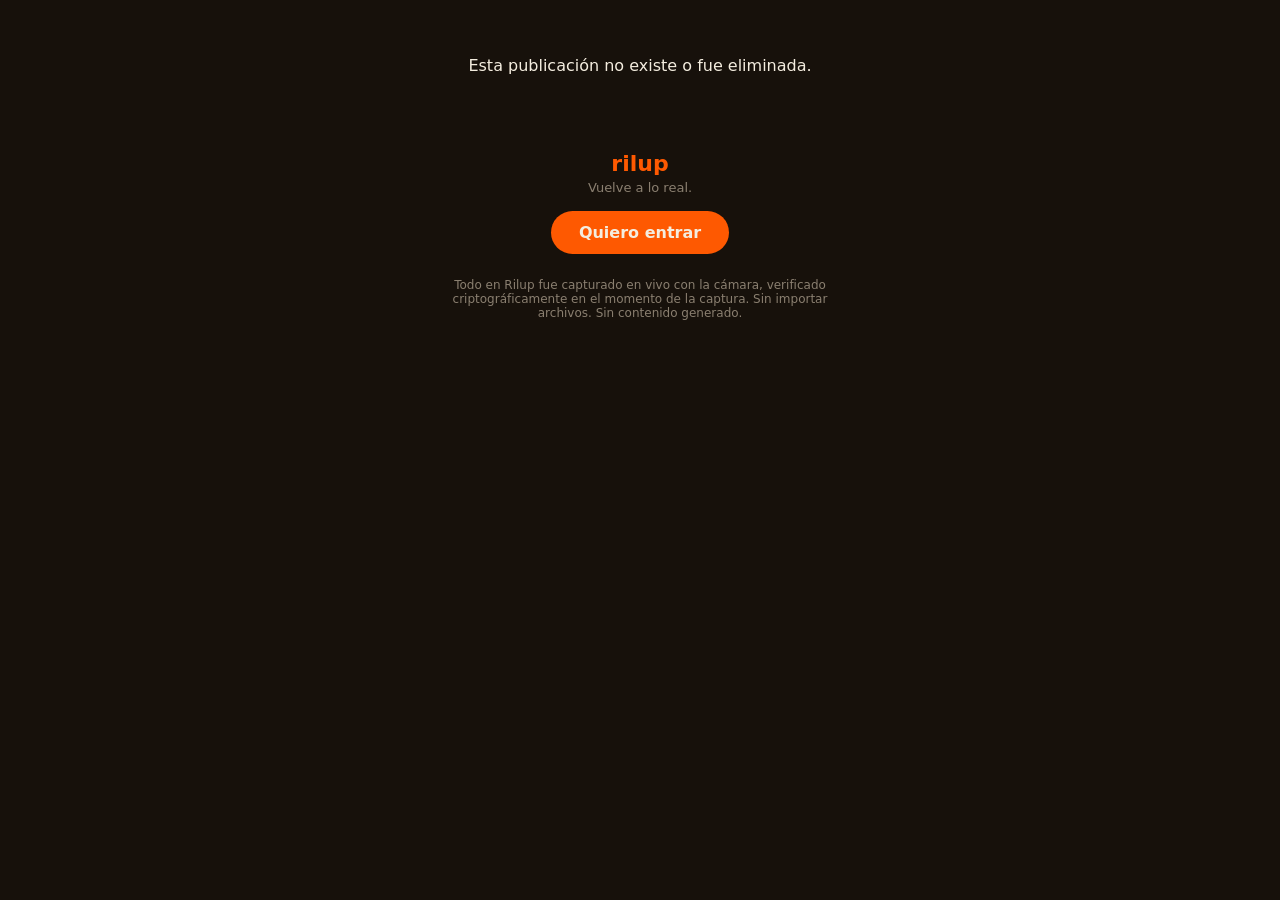
<file: p/index.html>
<!doctype html>
<html lang="es">
<head>
<meta charset="utf-8">
<meta name="viewport" content="width=device-width, initial-scale=1">
<title>Rilup, captura verificada</title>
<style>
  body{margin:0;background:#17110B;color:#F4EDDF;font-family:system-ui,sans-serif;
       display:flex;flex-direction:column;align-items:center;min-height:100vh}
  .card{max-width:420px;width:100%;padding:16px;box-sizing:border-box}
  .media{width:100%;border-radius:14px;background:#000;display:block}
  .row{display:flex;align-items:center;gap:8px;margin:12px 0 4px}
  .user{font-weight:700}
  .seal{font-size:13px;font-weight:600;display:inline-flex;align-items:center;gap:4px}
  .seal .mark{height:15px;width:auto;display:block}
  .caption{margin:6px 0 16px;line-height:1.4}
  .brand{color:#FE5901;font-weight:800;font-size:22px;margin:20px 0 4px}
  .tag{color:#8a7f70;font-size:13px;margin-bottom:16px}
  .cta{display:inline-block;background:#FE5901;color:#F4EDDF;text-decoration:none;
       padding:12px 28px;border-radius:999px;font-weight:700}
  .note{color:#8a7f70;font-size:12px;margin:24px 16px 32px;text-align:center;max-width:420px}
  .err{padding:40px 16px;text-align:center}
</style>
</head>
<body>
<div class="card" id="card"><div class="err">Cargando…</div></div>
<div class="brand">rilup</div>
<div class="tag">Vuelve a lo real.</div>
<a class="cta" href="https://rilup.com/#sumate">Quiero entrar</a>
<p class="note">Todo en Rilup fue capturado en vivo con la cámara, verificado criptográficamente
en el momento de la captura. Sin importar archivos. Sin contenido generado.</p>
<script>
const API = "https://picjhxuzmyusghebkkhj.supabase.co/functions/v1/p/";
const esc = s => String(s ?? "").replace(/[&<>"']/g, c =>
  ({"&":"&amp;","<":"&lt;",">":"&gt;",'"':"&quot;","'":"&#39;"}[c]));

// Trazados de la marca Rilup, idénticos a res/drawable/ic_rilup_mark.xml, a web/mark.svg y a
// MARK_PATHS en supabase/functions/p/index.ts. Si cambia el logo, cambia en los cuatro.
const MARK_PATHS = [
  "M5760 10619 c-751 -34 -1537 -202 -2242 -478 -86 -34 -114 -50 -146 -85 -103 -112 -74 -278 60 -347 67 -34 116 -26 339 55 581 212 1089 328 1709 393 232 24 834 24 1040 0 471 -55 830 -155 1170 -328 188 -95 306 -170 460 -294 476 -382 772 -925 856 -1570 24 -180 24 -545 1 -715 -87 -633 -323 -1170 -718 -1635 -37 -44 -139 -151 -227 -237 -170 -168 -207 -221 -237 -333 -30 -116 -14 -237 48 -365 83 -172 661 -879 1126 -1380 383 -411 420 -439 540 -410 123 29 195 169 147 284 -8 19 -99 124 -202 233 -401 424 -787 876 -1106 1293 -111 146 -128 176 -128 227 0 35 9 46 112 148 161 158 239 244 347 380 523 655 791 1494 750 2346 -16 340 -88 676 -205 964 -299 731 -868 1283 -1639 1588 -401 159 -809 240 -1344 267 -221 11 -261 11 -511 -1z",
  "M5720 9773 c-19 -1 -87 -8 -150 -14 -620 -56 -1311 -254 -1884 -536 -249 -123 -308 -161 -340 -217 -87 -150 10 -325 180 -326 45 0 77 13 271 108 384 189 705 308 1083 402 338 84 602 123 947 142 621 33 1176 -82 1582 -328 192 -117 398 -305 513 -469 375 -538 409 -1267 89 -1920 -110 -225 -240 -404 -426 -590 -180 -181 -383 -328 -625 -453 -223 -116 -408 -183 -757 -276 -211 -56 -308 -118 -364 -231 -20 -43 -24 -64 -24 -145 1 -83 5 -105 33 -176 88 -222 513 -845 967 -1419 347 -440 846 -995 928 -1034 94 -45 171 -35 241 29 52 48 70 99 64 174 -6 71 -16 84 -220 303 -515 553 -1123 1339 -1467 1898 -96 157 -85 182 102 234 574 158 1026 406 1400 771 431 419 694 923 777 1493 25 163 27 497 5 659 -41 310 -177 667 -348 915 -402 584 -1057 923 -1937 1003 -104 9 -554 12 -640 3z",
  "M5615 8914 c-736 -85 -1486 -367 -2102 -791 -132 -90 -164 -124 -189 -197 -49 -144 79 -293 233 -270 34 5 76 27 167 89 493 333 1076 576 1646 684 242 45 355 55 635 55 292 0 392 -12 595 -69 393 -111 660 -355 767 -702 25 -82 27 -101 27 -268 0 -163 -3 -189 -27 -278 -67 -248 -229 -493 -441 -666 -254 -208 -554 -337 -1026 -441 -393 -87 -548 -154 -709 -304 -63 -60 -142 -175 -170 -250 -57 -153 -55 -90 -59 -1466 -2 -895 0 -1280 8 -1316 13 -60 56 -117 113 -145 32 -17 54 -20 103 -17 75 5 128 37 165 101 l24 42 5 1275 5 1275 22 58 c67 177 196 254 548 327 527 108 889 259 1205 500 353 270 590 653 661 1071 27 157 23 403 -9 539 -109 464 -413 817 -873 1013 -151 65 -317 111 -514 144 -127 21 -647 26 -810 7z",
  "M5710 8075 c-566 -71 -1153 -295 -1684 -642 -261 -170 -469 -342 -564 -465 -53 -69 -105 -175 -128 -263 -18 -67 -19 -141 -19 -2042 l0 -1971 30 -44 c42 -59 96 -88 165 -88 97 0 174 53 205 139 13 39 15 256 15 1916 0 1216 4 1891 10 1925 15 79 50 148 108 211 102 111 384 308 658 461 653 363 1414 525 1826 388 346 -115 278 -419 -137 -610 -151 -71 -283 -108 -685 -196 -91 -19 -205 -47 -255 -61 -647 -180 -1029 -588 -1095 -1169 -8 -70 -10 -509 -8 -1486 l3 -1386 30 -44 c42 -59 96 -88 166 -88 80 0 135 31 177 100 l32 54 0 1286 c1 707 5 1344 9 1415 10 141 29 232 72 338 106 263 330 444 680 550 62 19 227 58 364 87 273 57 447 106 607 170 444 178 690 466 691 810 1 343 -249 600 -670 690 -130 28 -437 36 -603 15z",
  "M7134 4771 c-96 -24 -159 -107 -159 -206 1 -71 9 -88 112 -233 403 -567 942 -1205 1483 -1755 113 -115 223 -219 245 -232 84 -49 177 -41 245 21 51 46 75 108 67 174 -8 68 -30 105 -102 175 -177 172 -568 593 -812 875 -248 288 -510 619 -728 922 -65 89 -130 176 -144 191 -51 56 -140 85 -207 68z",
];
const mark = color =>
  `<svg class="mark" viewBox="0 0 641 838" fill="${color}" aria-hidden="true">` +
  `<g transform="translate(-330.99561,1062.800234) scale(0.1,-0.1)">` +
  MARK_PATHS.map(d => `<path d="${d}"/>`).join("") +
  `</g></svg>`;

(async () => {
  const card = document.getElementById("card");
  const id = new URLSearchParams(location.search).get("id") || "";
  if (!/^[0-9a-f-]{36}$/i.test(id)) {
    card.innerHTML = '<div class="err">Esta publicación no existe o fue eliminada.</div>';
    return;
  }
  try {
    const r = await fetch(API + id + "?format=json");
    if (!r.ok) throw 0;
    const p = await r.json();

    // Trim declarado → el navegador reproduce solo la ventana (#t=inicio,fin)
    let frag = "";
    const trim = (p.transformations || []).find(t => t && t.type === "trim");
    if (trim) frag = `#t=${trim.start_ms/1000},${trim.end_ms/1000}`;

    const media = p.media_type === "video"
      ? `<video class="media" controls playsinline ${p.thumb_url ? `poster="${esc(p.thumb_url)}"` : ""} src="${esc(p.media_url)}${frag}"></video>`
      : `<img class="media" src="${esc(p.media_url)}" alt="Captura de @${esc(p.username)}">`;

    // El sello es la MARCA de Rilup, nunca un check (PRODUCT.md, 2026-08-05): en otras redes el
    // ✔ significa identidad, y acá significa origen del contenido. Mismo criterio que
    // `ui/common/RealSeal.kt` y `functions/p`. Los trazados van inline y no por <use> a
    // mark.svg: las referencias externas de SVG no son confiables entre navegadores.
    const seal = p.confirmed_real
      ? mark("#FE5901") + "<span>Real Confirmado</span>"
      : mark("#8A7F70") + "<span>verificado</span>";

    card.innerHTML = media +
      `<div class="row"><span class="user">@${esc(p.username)}</span><span class="seal">${seal}</span></div>` +
      (p.caption ? `<div class="caption">${esc(p.caption)}</div>` : "");
    document.title = `@${p.username} en Rilup, captura verificada`;
  } catch {
    card.innerHTML = '<div class="err">Esta publicación no existe o fue eliminada.</div>';
  }
})();
</script>
</body>
</html>
</file>
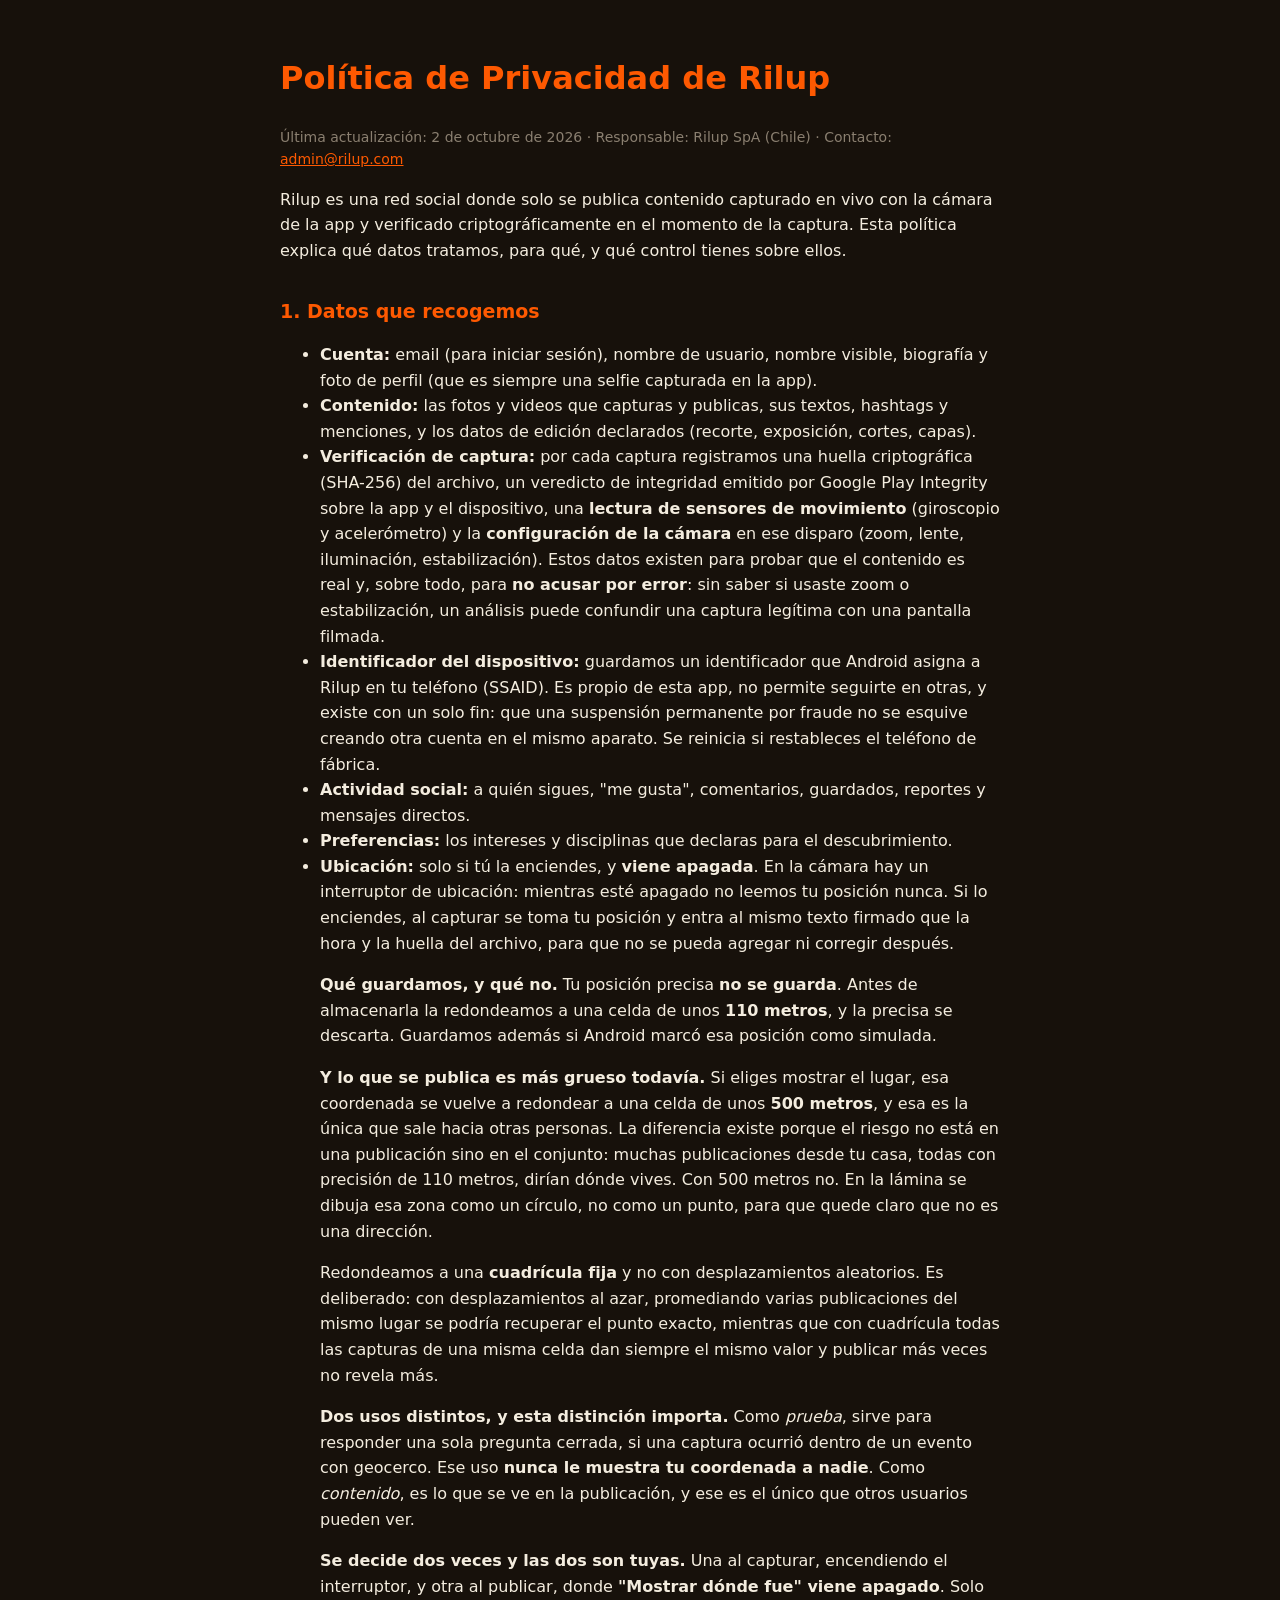
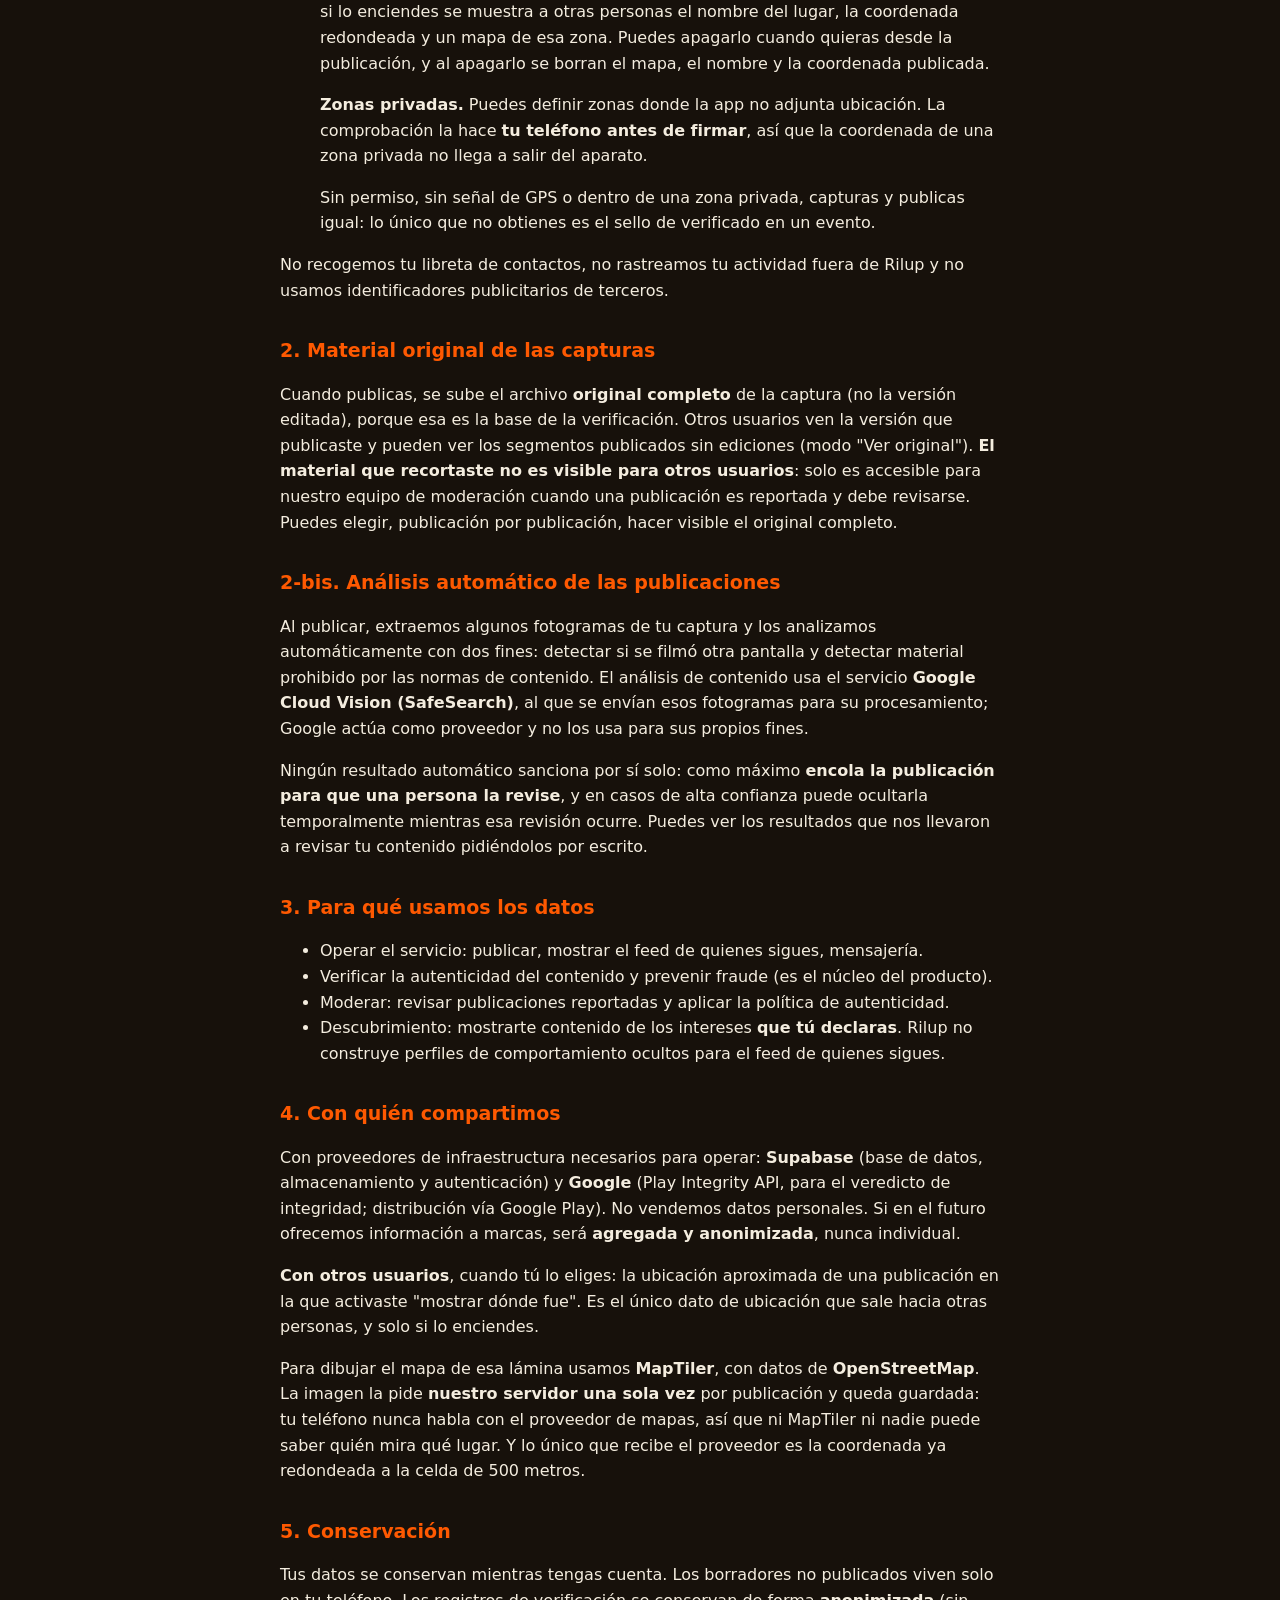
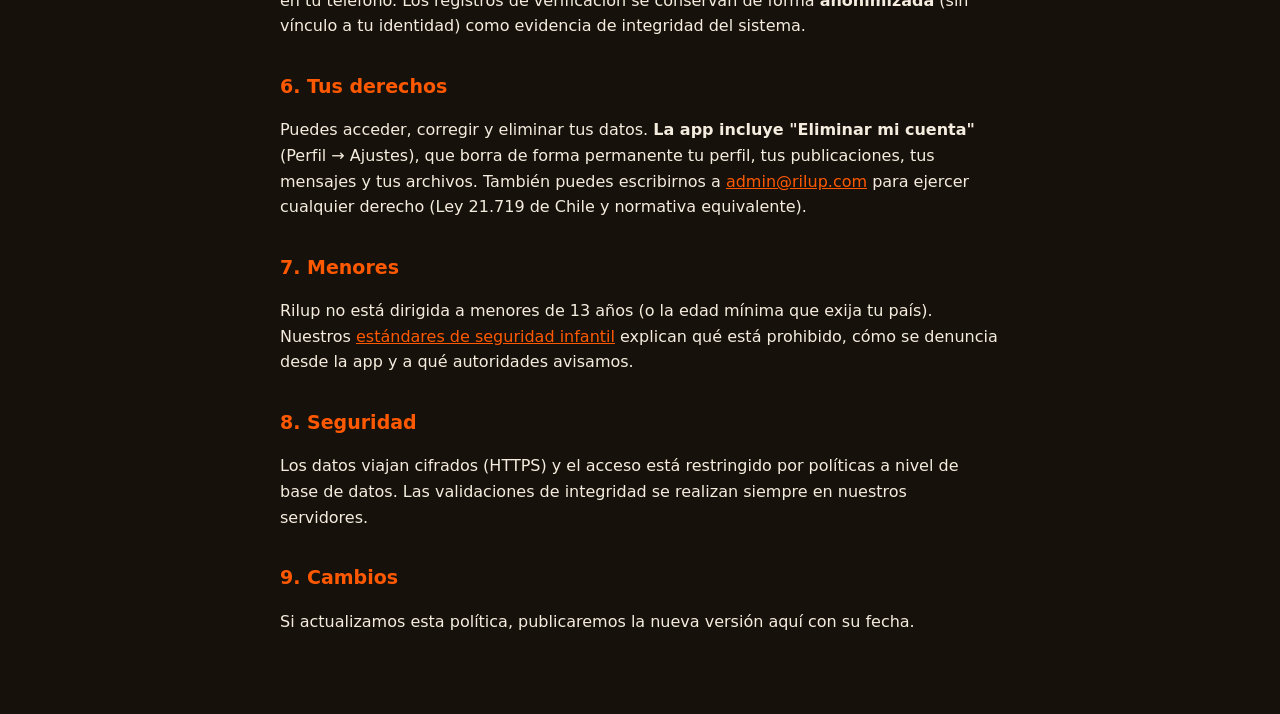
<file: privacy/index.html>
<!doctype html>
<html lang="es">
<head>
<meta charset="utf-8">
<meta name="viewport" content="width=device-width, initial-scale=1">
<title>Rilup, política de privacidad</title>
<style>
  body{margin:0;background:#17110B;color:#F4EDDF;font-family:system-ui,sans-serif;line-height:1.6}
  main{max-width:720px;margin:0 auto;padding:32px 20px 64px}
  h1{color:#FE5901} h2{color:#FE5901;font-size:19px;margin-top:32px}
  a{color:#FE5901} .meta{color:#8a7f70;font-size:14px}
  code{background:#241B10;padding:2px 6px;border-radius:4px}
</style>
</head>
<body><main>
<h1>Política de Privacidad de Rilup</h1>
<p class="meta">Última actualización: 2 de octubre de 2026 · Responsable: Rilup SpA (Chile) ·
Contacto: <a href="mailto:admin@rilup.com">admin@rilup.com</a></p>

<p>Rilup es una red social donde solo se publica contenido capturado en vivo con la cámara de la
app y verificado criptográficamente en el momento de la captura. Esta política explica qué datos
tratamos, para qué, y qué control tienes sobre ellos.</p>

<h2>1. Datos que recogemos</h2>
<ul>
  <li><b>Cuenta:</b> email (para iniciar sesión), nombre de usuario, nombre visible, biografía y
      foto de perfil (que es siempre una selfie capturada en la app).</li>
  <li><b>Contenido:</b> las fotos y videos que capturas y publicas, sus textos, hashtags y
      menciones, y los datos de edición declarados (recorte, exposición, cortes, capas).</li>
  <li><b>Verificación de captura:</b> por cada captura registramos una huella criptográfica
      (SHA-256) del archivo, un veredicto de integridad emitido por Google Play Integrity sobre
      la app y el dispositivo, una <b>lectura de sensores de movimiento</b> (giroscopio y
      acelerómetro) y la <b>configuración de la cámara</b> en ese disparo (zoom, lente,
      iluminación, estabilización). Estos datos existen para probar que el contenido es real y,
      sobre todo, para <b>no acusar por error</b>: sin saber si usaste zoom o estabilización, un
      análisis puede confundir una captura legítima con una pantalla filmada.</li>
  <li><b>Identificador del dispositivo:</b> guardamos un identificador que Android asigna a
      Rilup en tu teléfono (SSAID). Es propio de esta app, no permite seguirte en otras, y
      existe con un solo fin: que una suspensión permanente por fraude no se esquive creando
      otra cuenta en el mismo aparato. Se reinicia si restableces el teléfono de fábrica.</li>
  <li><b>Actividad social:</b> a quién sigues, "me gusta", comentarios, guardados, reportes y
      mensajes directos.</li>
  <li><b>Preferencias:</b> los intereses y disciplinas que declaras para el descubrimiento.</li>
  <li><b>Ubicación:</b> solo si tú la enciendes, y <b>viene apagada</b>. En la cámara hay un
      interruptor de ubicación: mientras esté apagado no leemos tu posición nunca. Si lo
      enciendes, al capturar se toma tu posición y entra al mismo texto firmado que la hora y la
      huella del archivo, para que no se pueda agregar ni corregir después.
      <p><b>Qué guardamos, y qué no.</b> Tu posición precisa <b>no se guarda</b>. Antes de
      almacenarla la redondeamos a una celda de unos <b>110 metros</b>, y la precisa se descarta.
      Guardamos además si Android marcó esa posición como simulada.</p>
      <p><b>Y lo que se publica es más grueso todavía.</b> Si eliges mostrar el lugar, esa
      coordenada se vuelve a redondear a una celda de unos <b>500 metros</b>, y esa es la única
      que sale hacia otras personas. La diferencia existe porque el riesgo no está en una
      publicación sino en el conjunto: muchas publicaciones desde tu casa, todas con precisión de
      110 metros, dirían dónde vives. Con 500 metros no. En la lámina se dibuja esa zona como un
      círculo, no como un punto, para que quede claro que no es una dirección.</p>
      <p>Redondeamos a una <b>cuadrícula fija</b> y no con desplazamientos aleatorios. Es
      deliberado: con desplazamientos al azar, promediando varias publicaciones del mismo lugar
      se podría recuperar el punto exacto, mientras que con cuadrícula todas las capturas de una
      misma celda dan siempre el mismo valor y publicar más veces no revela más.</p>
      <p><b>Dos usos distintos, y esta distinción importa.</b> Como <i>prueba</i>, sirve para
      responder una sola pregunta cerrada, si una captura ocurrió dentro de un evento con
      geocerco. Ese uso <b>nunca le muestra tu coordenada a nadie</b>. Como <i>contenido</i>, es
      lo que se ve en la publicación, y ese es el único que otros usuarios pueden ver.</p>
      <p><b>Se decide dos veces y las dos son tuyas.</b> Una al capturar, encendiendo el
      interruptor, y otra al publicar, donde <b>"Mostrar dónde fue" viene apagado</b>. Solo si lo
      enciendes se muestra a otras personas el nombre del lugar, la coordenada redondeada y un
      mapa de esa zona. Puedes apagarlo cuando quieras desde la publicación, y al apagarlo se
      borran el mapa, el nombre y la coordenada publicada.</p>
      <p><b>Zonas privadas.</b> Puedes definir zonas donde la app no adjunta ubicación. La
      comprobación la hace <b>tu teléfono antes de firmar</b>, así que la coordenada de una zona
      privada no llega a salir del aparato.</p>
      <p>Sin permiso, sin señal de GPS o dentro de una zona privada, capturas y publicas igual:
      lo único que no obtienes es el sello de verificado en un evento.</p></li>
</ul>
<p>No recogemos tu libreta de contactos, no rastreamos tu actividad fuera de Rilup y no usamos
identificadores publicitarios de terceros.</p>

<h2>2. Material original de las capturas</h2>
<p>Cuando publicas, se sube el archivo <b>original completo</b> de la captura (no la versión
editada), porque esa es la base de la verificación. Otros usuarios ven la versión que publicaste
y pueden ver los segmentos publicados sin ediciones (modo "Ver original"). <b>El material que
recortaste no es visible para otros usuarios</b>: solo es accesible para nuestro equipo de
moderación cuando una publicación es reportada y debe revisarse. Puedes elegir, publicación por
publicación, hacer visible el original completo.</p>

<h2>2-bis. Análisis automático de las publicaciones</h2>
<p>Al publicar, extraemos algunos fotogramas de tu captura y los analizamos automáticamente con
dos fines: detectar si se filmó otra pantalla y detectar material prohibido por las normas de
contenido. El análisis de contenido usa el servicio <b>Google Cloud Vision (SafeSearch)</b>, al
que se envían esos fotogramas para su procesamiento; Google actúa como proveedor y no los usa
para sus propios fines.</p>
<p>Ningún resultado automático sanciona por sí solo: como máximo <b>encola la publicación para
que una persona la revise</b>, y en casos de alta confianza puede ocultarla temporalmente
mientras esa revisión ocurre. Puedes ver los resultados que nos llevaron a revisar tu contenido
pidiéndolos por escrito.</p>

<h2>3. Para qué usamos los datos</h2>
<ul>
  <li>Operar el servicio: publicar, mostrar el feed de quienes sigues, mensajería.</li>
  <li>Verificar la autenticidad del contenido y prevenir fraude (es el núcleo del producto).</li>
  <li>Moderar: revisar publicaciones reportadas y aplicar la política de autenticidad.</li>
  <li>Descubrimiento: mostrarte contenido de los intereses <b>que tú declaras</b>. Rilup no
      construye perfiles de comportamiento ocultos para el feed de quienes sigues.</li>
</ul>

<h2>4. Con quién compartimos</h2>
<p>Con proveedores de infraestructura necesarios para operar: <b>Supabase</b> (base de datos,
almacenamiento y autenticación) y <b>Google</b> (Play Integrity API, para el veredicto de
integridad; distribución vía Google Play). No vendemos datos personales. Si en el futuro
ofrecemos información a marcas, será <b>agregada y anonimizada</b>, nunca individual.</p>
<p><b>Con otros usuarios</b>, cuando tú lo eliges: la ubicación aproximada de una publicación en
la que activaste "mostrar dónde fue". Es el único dato de ubicación que sale hacia otras
personas, y solo si lo enciendes.</p>
<p>Para dibujar el mapa de esa lámina usamos <b>MapTiler</b>, con datos de
<b>OpenStreetMap</b>. La imagen la pide <b>nuestro servidor una sola vez</b> por publicación y
queda guardada: tu teléfono nunca habla con el proveedor de mapas, así que ni MapTiler ni nadie
puede saber quién mira qué lugar. Y lo único que recibe el proveedor es la coordenada ya
redondeada a la celda de 500 metros.</p>

<h2>5. Conservación</h2>
<p>Tus datos se conservan mientras tengas cuenta. Los borradores no publicados viven solo en tu
teléfono. Los registros de verificación se conservan de forma <b>anonimizada</b> (sin vínculo a
tu identidad) como evidencia de integridad del sistema.</p>

<h2>6. Tus derechos</h2>
<p>Puedes acceder, corregir y eliminar tus datos. <b>La app incluye "Eliminar mi cuenta"</b>
(Perfil → Ajustes), que borra de forma permanente tu perfil, tus publicaciones, tus mensajes y
tus archivos. También puedes escribirnos a
<a href="mailto:admin@rilup.com">admin@rilup.com</a> para ejercer cualquier derecho
(Ley 21.719 de Chile y normativa equivalente).</p>

<h2>7. Menores</h2>
<p>Rilup no está dirigida a menores de 13 años (o la edad mínima que exija tu país). Nuestros
<a href="../seguridad-infantil/">estándares de seguridad infantil</a> explican qué está prohibido,
cómo se denuncia desde la app y a qué autoridades avisamos.</p>

<h2>8. Seguridad</h2>
<p>Los datos viajan cifrados (HTTPS) y el acceso está restringido por políticas a nivel de base
de datos. Las validaciones de integridad se realizan siempre en nuestros servidores.</p>

<h2>9. Cambios</h2>
<p>Si actualizamos esta política, publicaremos la nueva versión aquí con su fecha.</p>
</main></body></html>
</file>
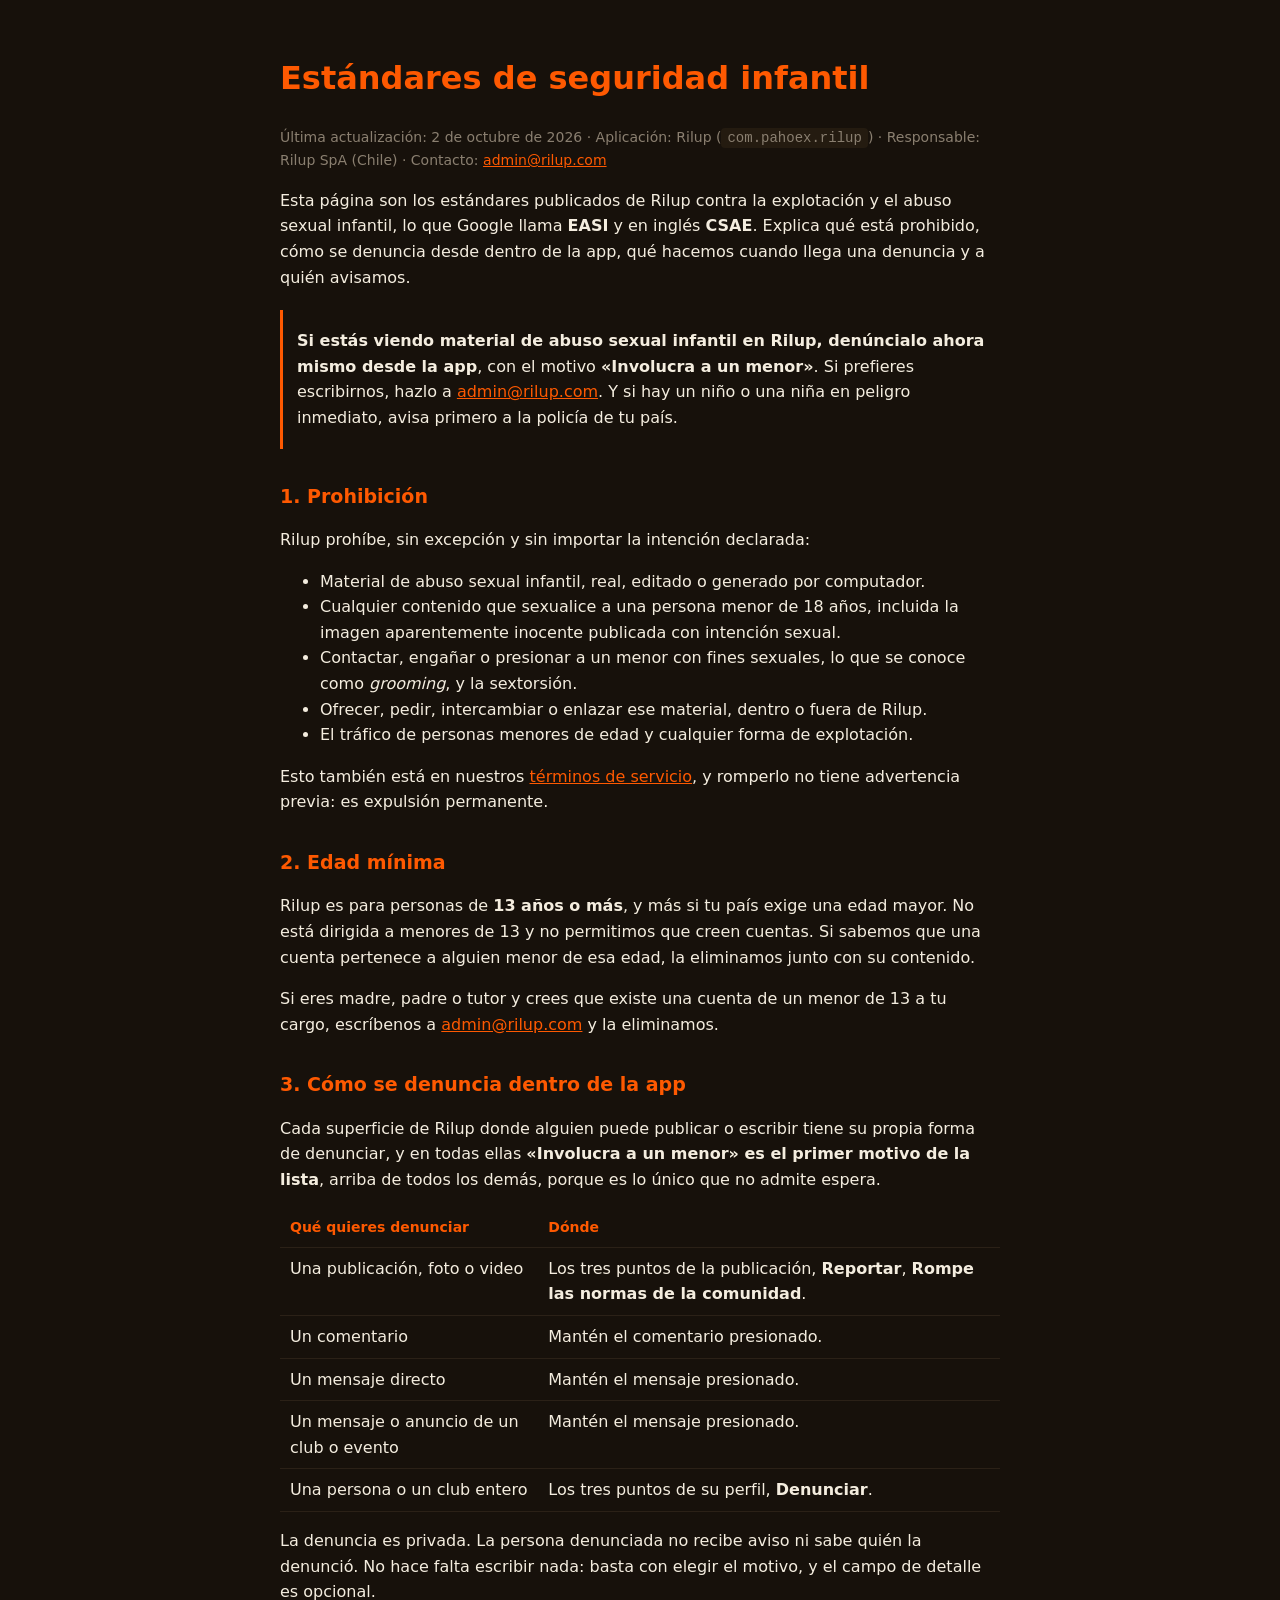
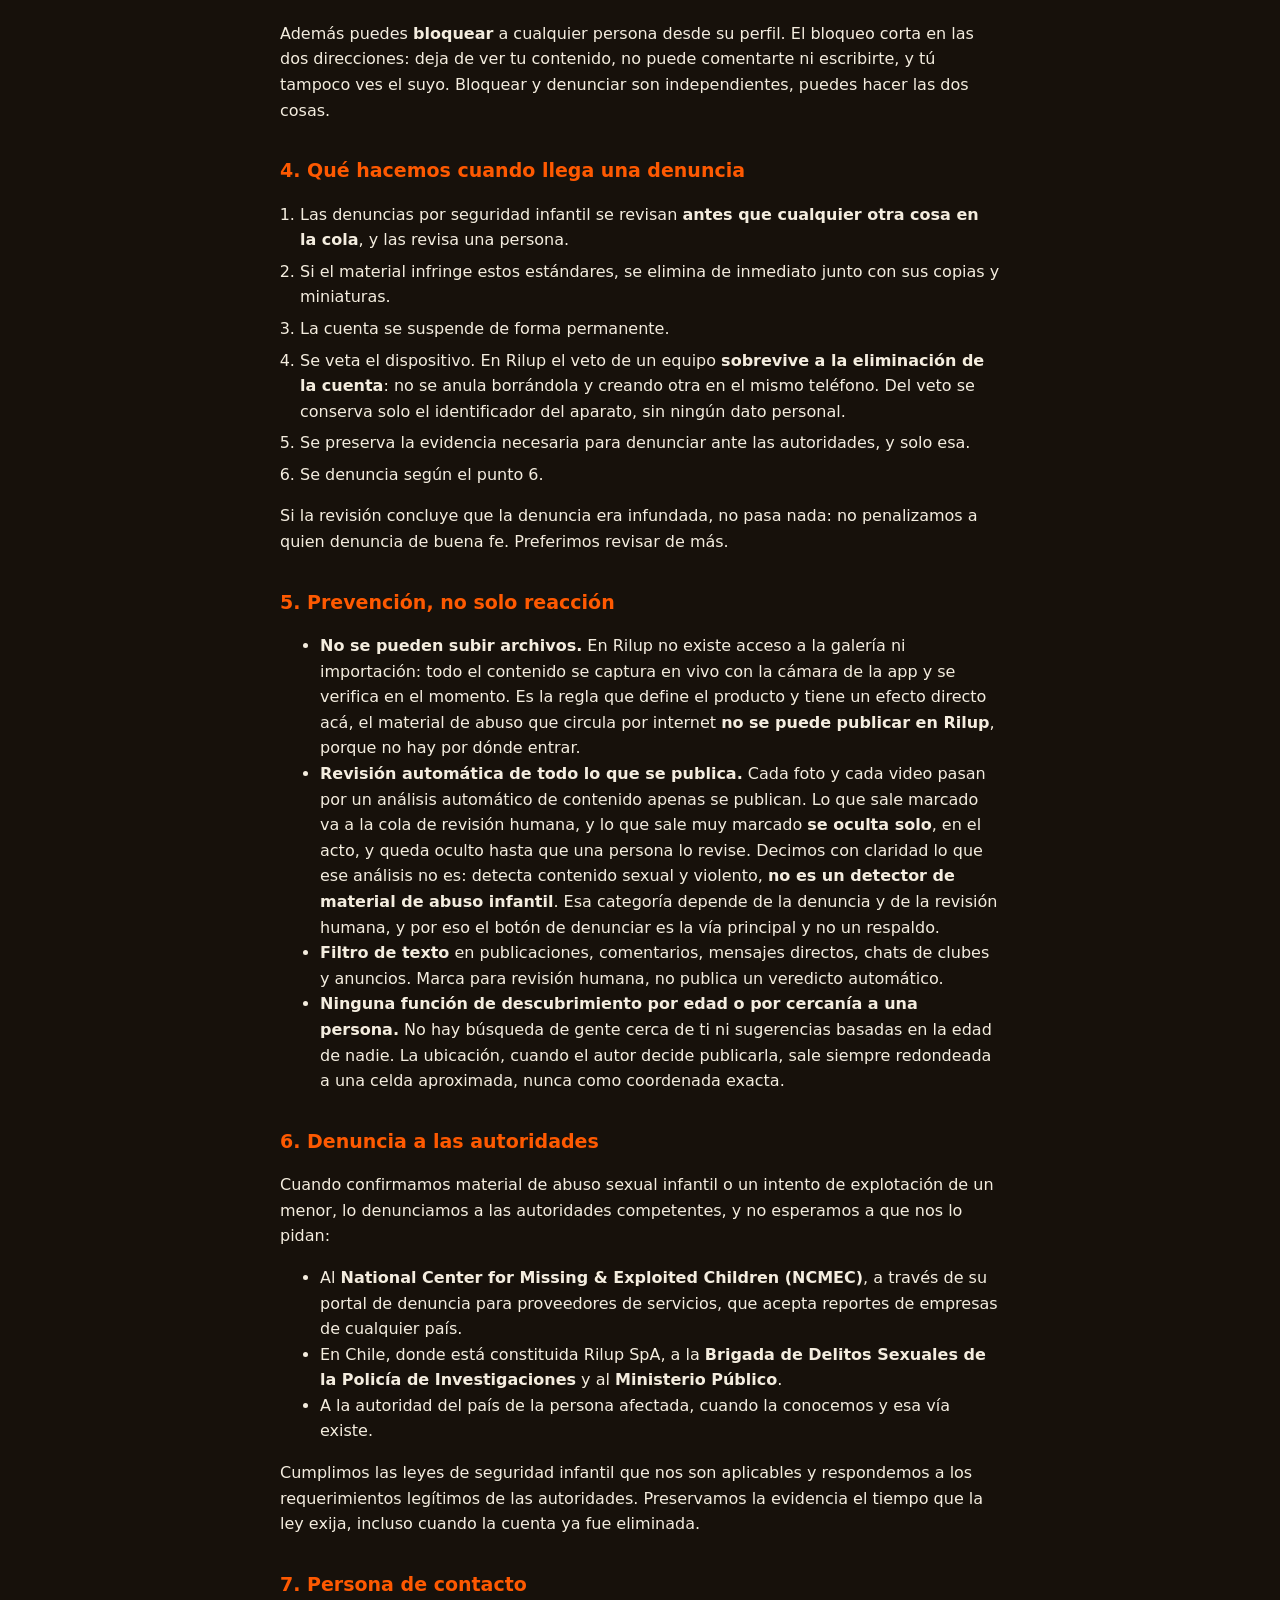
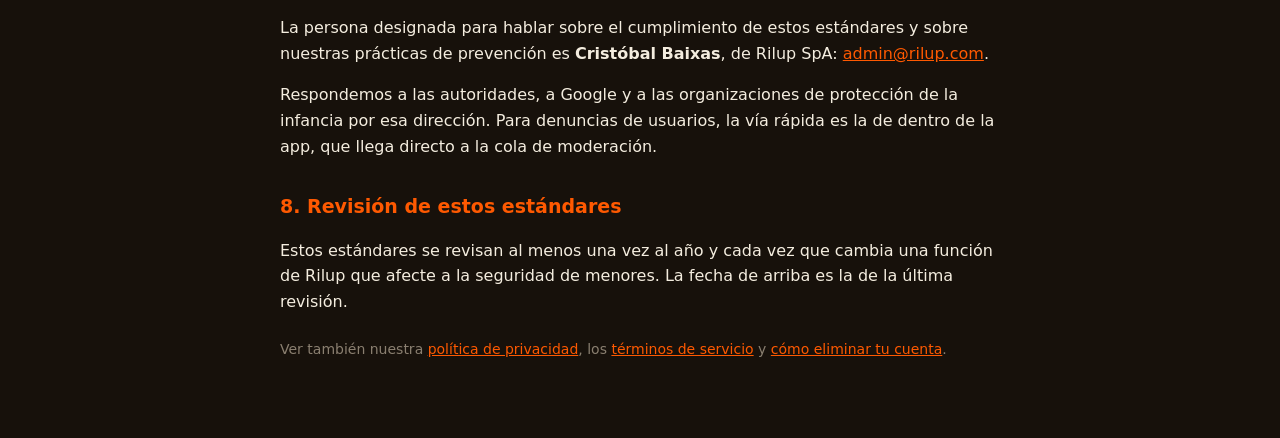
<file: seguridad-infantil/index.html>
<!doctype html>
<html lang="es">
<head>
<meta charset="utf-8">
<meta name="viewport" content="width=device-width, initial-scale=1">
<title>Rilup, estándares de seguridad infantil</title>
<meta name="description" content="Estándares de Rilup contra la explotación y el abuso sexual infantil (EASI/CSAE): qué prohibimos, cómo se denuncia, cómo actuamos y a quién avisamos.">
<style>
  body{margin:0;background:#17110B;color:#F4EDDF;font-family:system-ui,sans-serif;line-height:1.6}
  main{max-width:720px;margin:0 auto;padding:32px 20px 64px}
  h1{color:#FE5901} h2{color:#FE5901;font-size:19px;margin-top:32px}
  a{color:#FE5901} .meta{color:#8a7f70;font-size:14px}
  code{background:#241B10;padding:2px 6px;border-radius:4px}
  ol.pasos{padding-left:20px} ol.pasos li{margin:6px 0}
  table{border-collapse:collapse;width:100%;margin-top:12px}
  th,td{text-align:left;padding:8px 10px;border-bottom:1px solid #2b2117;vertical-align:top}
  th{color:#FE5901;font-size:14px;font-weight:600}
  .aviso{border-left:3px solid #FE5901;padding:2px 0 2px 14px;margin:20px 0}
</style>
</head>
<body><main>
<h1>Estándares de seguridad infantil</h1>
<p class="meta">Última actualización: 2 de octubre de 2026 · Aplicación: Rilup
(<code>com.pahoex.rilup</code>) · Responsable: Rilup SpA (Chile) ·
Contacto: <a href="mailto:admin@rilup.com">admin@rilup.com</a></p>

<p>Esta página son los estándares publicados de Rilup contra la explotación y el abuso sexual
infantil, lo que Google llama <b>EASI</b> y en inglés <b>CSAE</b>. Explica qué está prohibido, cómo
se denuncia desde dentro de la app, qué hacemos cuando llega una denuncia y a quién avisamos.</p>

<div class="aviso">
<p><b>Si estás viendo material de abuso sexual infantil en Rilup, denúncialo ahora mismo desde la
app</b>, con el motivo <b>«Involucra a un menor»</b>. Si prefieres escribirnos, hazlo a
<a href="mailto:admin@rilup.com?subject=Seguridad%20infantil">admin@rilup.com</a>. Y si hay un
niño o una niña en peligro inmediato, avisa primero a la policía de tu país.</p>
</div>

<h2>1. Prohibición</h2>
<p>Rilup prohíbe, sin excepción y sin importar la intención declarada:</p>
<ul>
  <li>Material de abuso sexual infantil, real, editado o generado por computador.</li>
  <li>Cualquier contenido que sexualice a una persona menor de 18 años, incluida la imagen
      aparentemente inocente publicada con intención sexual.</li>
  <li>Contactar, engañar o presionar a un menor con fines sexuales, lo que se conoce como
      <i>grooming</i>, y la sextorsión.</li>
  <li>Ofrecer, pedir, intercambiar o enlazar ese material, dentro o fuera de Rilup.</li>
  <li>El tráfico de personas menores de edad y cualquier forma de explotación.</li>
</ul>
<p>Esto también está en nuestros <a href="../terms/">términos de servicio</a>, y romperlo no tiene
advertencia previa: es expulsión permanente.</p>

<h2>2. Edad mínima</h2>
<p>Rilup es para personas de <b>13 años o más</b>, y más si tu país exige una edad mayor. No está
dirigida a menores de 13 y no permitimos que creen cuentas. Si sabemos que una cuenta pertenece a
alguien menor de esa edad, la eliminamos junto con su contenido.</p>
<p>Si eres madre, padre o tutor y crees que existe una cuenta de un menor de 13 a tu cargo,
escríbenos a <a href="mailto:admin@rilup.com">admin@rilup.com</a> y la eliminamos.</p>

<h2>3. Cómo se denuncia dentro de la app</h2>
<p>Cada superficie de Rilup donde alguien puede publicar o escribir tiene su propia forma de
denunciar, y en todas ellas <b>«Involucra a un menor» es el primer motivo de la lista</b>, arriba de
todos los demás, porque es lo único que no admite espera.</p>
<table>
  <tr><th>Qué quieres denunciar</th><th>Dónde</th></tr>
  <tr><td>Una publicación, foto o video</td>
      <td>Los tres puntos de la publicación, <b>Reportar</b>, <b>Rompe las normas de la
          comunidad</b>.</td></tr>
  <tr><td>Un comentario</td><td>Mantén el comentario presionado.</td></tr>
  <tr><td>Un mensaje directo</td><td>Mantén el mensaje presionado.</td></tr>
  <tr><td>Un mensaje o anuncio de un club o evento</td><td>Mantén el mensaje presionado.</td></tr>
  <tr><td>Una persona o un club entero</td>
      <td>Los tres puntos de su perfil, <b>Denunciar</b>.</td></tr>
</table>
<p>La denuncia es privada. La persona denunciada no recibe aviso ni sabe quién la denunció. No hace
falta escribir nada: basta con elegir el motivo, y el campo de detalle es opcional.</p>
<p>Además puedes <b>bloquear</b> a cualquier persona desde su perfil. El bloqueo corta en las dos
direcciones: deja de ver tu contenido, no puede comentarte ni escribirte, y tú tampoco ves el suyo.
Bloquear y denunciar son independientes, puedes hacer las dos cosas.</p>

<h2>4. Qué hacemos cuando llega una denuncia</h2>
<ol class="pasos">
  <li>Las denuncias por seguridad infantil se revisan <b>antes que cualquier otra cosa en la
      cola</b>, y las revisa una persona.</li>
  <li>Si el material infringe estos estándares, se elimina de inmediato junto con sus copias y
      miniaturas.</li>
  <li>La cuenta se suspende de forma permanente.</li>
  <li>Se veta el dispositivo. En Rilup el veto de un equipo <b>sobrevive a la eliminación de la
      cuenta</b>: no se anula borrándola y creando otra en el mismo teléfono. Del veto se conserva
      solo el identificador del aparato, sin ningún dato personal.</li>
  <li>Se preserva la evidencia necesaria para denunciar ante las autoridades, y solo esa.</li>
  <li>Se denuncia según el punto 6.</li>
</ol>
<p>Si la revisión concluye que la denuncia era infundada, no pasa nada: no penalizamos a quien
denuncia de buena fe. Preferimos revisar de más.</p>

<h2>5. Prevención, no solo reacción</h2>
<ul>
  <li><b>No se pueden subir archivos.</b> En Rilup no existe acceso a la galería ni importación:
      todo el contenido se captura en vivo con la cámara de la app y se verifica en el momento.
      Es la regla que define el producto y tiene un efecto directo acá, el material de abuso que
      circula por internet <b>no se puede publicar en Rilup</b>, porque no hay por dónde entrar.</li>
  <li><b>Revisión automática de todo lo que se publica.</b> Cada foto y cada video pasan por un
      análisis automático de contenido apenas se publican. Lo que sale marcado va a la cola de
      revisión humana, y lo que sale muy marcado <b>se oculta solo</b>, en el acto, y queda oculto
      hasta que una persona lo revise. Decimos con claridad lo que ese análisis no es: detecta
      contenido sexual y violento, <b>no es un detector de material de abuso infantil</b>. Esa
      categoría depende de la denuncia y de la revisión humana, y por eso el botón de denunciar
      es la vía principal y no un respaldo.</li>
  <li><b>Filtro de texto</b> en publicaciones, comentarios, mensajes directos, chats de clubes y
      anuncios. Marca para revisión humana, no publica un veredicto automático.</li>
  <li><b>Ninguna función de descubrimiento por edad o por cercanía a una persona.</b> No hay
      búsqueda de gente cerca de ti ni sugerencias basadas en la edad de nadie. La ubicación,
      cuando el autor decide publicarla, sale siempre redondeada a una celda aproximada, nunca como
      coordenada exacta.</li>
</ul>

<h2>6. Denuncia a las autoridades</h2>
<p>Cuando confirmamos material de abuso sexual infantil o un intento de explotación de un menor, lo
denunciamos a las autoridades competentes, y no esperamos a que nos lo pidan:</p>
<ul>
  <li>Al <b>National Center for Missing &amp; Exploited Children (NCMEC)</b>, a través de su portal
      de denuncia para proveedores de servicios, que acepta reportes de empresas de cualquier
      país.</li>
  <li>En Chile, donde está constituida Rilup SpA, a la <b>Brigada de Delitos Sexuales de la
      Policía de Investigaciones</b> y al <b>Ministerio Público</b>.</li>
  <li>A la autoridad del país de la persona afectada, cuando la conocemos y esa vía existe.</li>
</ul>
<p>Cumplimos las leyes de seguridad infantil que nos son aplicables y respondemos a los
requerimientos legítimos de las autoridades. Preservamos la evidencia el tiempo que la ley exija,
incluso cuando la cuenta ya fue eliminada.</p>

<h2>7. Persona de contacto</h2>
<p>La persona designada para hablar sobre el cumplimiento de estos estándares y sobre nuestras
prácticas de prevención es <b>Cristóbal Baixas</b>, de Rilup SpA:
<a href="mailto:admin@rilup.com">admin@rilup.com</a>.</p>
<p>Respondemos a las autoridades, a Google y a las organizaciones de protección de la infancia por
esa dirección. Para denuncias de usuarios, la vía rápida es la de dentro de la app, que llega
directo a la cola de moderación.</p>

<h2>8. Revisión de estos estándares</h2>
<p>Estos estándares se revisan al menos una vez al año y cada vez que cambia una función de Rilup
que afecte a la seguridad de menores. La fecha de arriba es la de la última revisión.</p>

<p class="meta" style="margin-top:24px">Ver también nuestra
<a href="../privacy/">política de privacidad</a>, los <a href="../terms/">términos de servicio</a>
y <a href="../borrar-cuenta/">cómo eliminar tu cuenta</a>.</p>
</main></body></html>
</file>
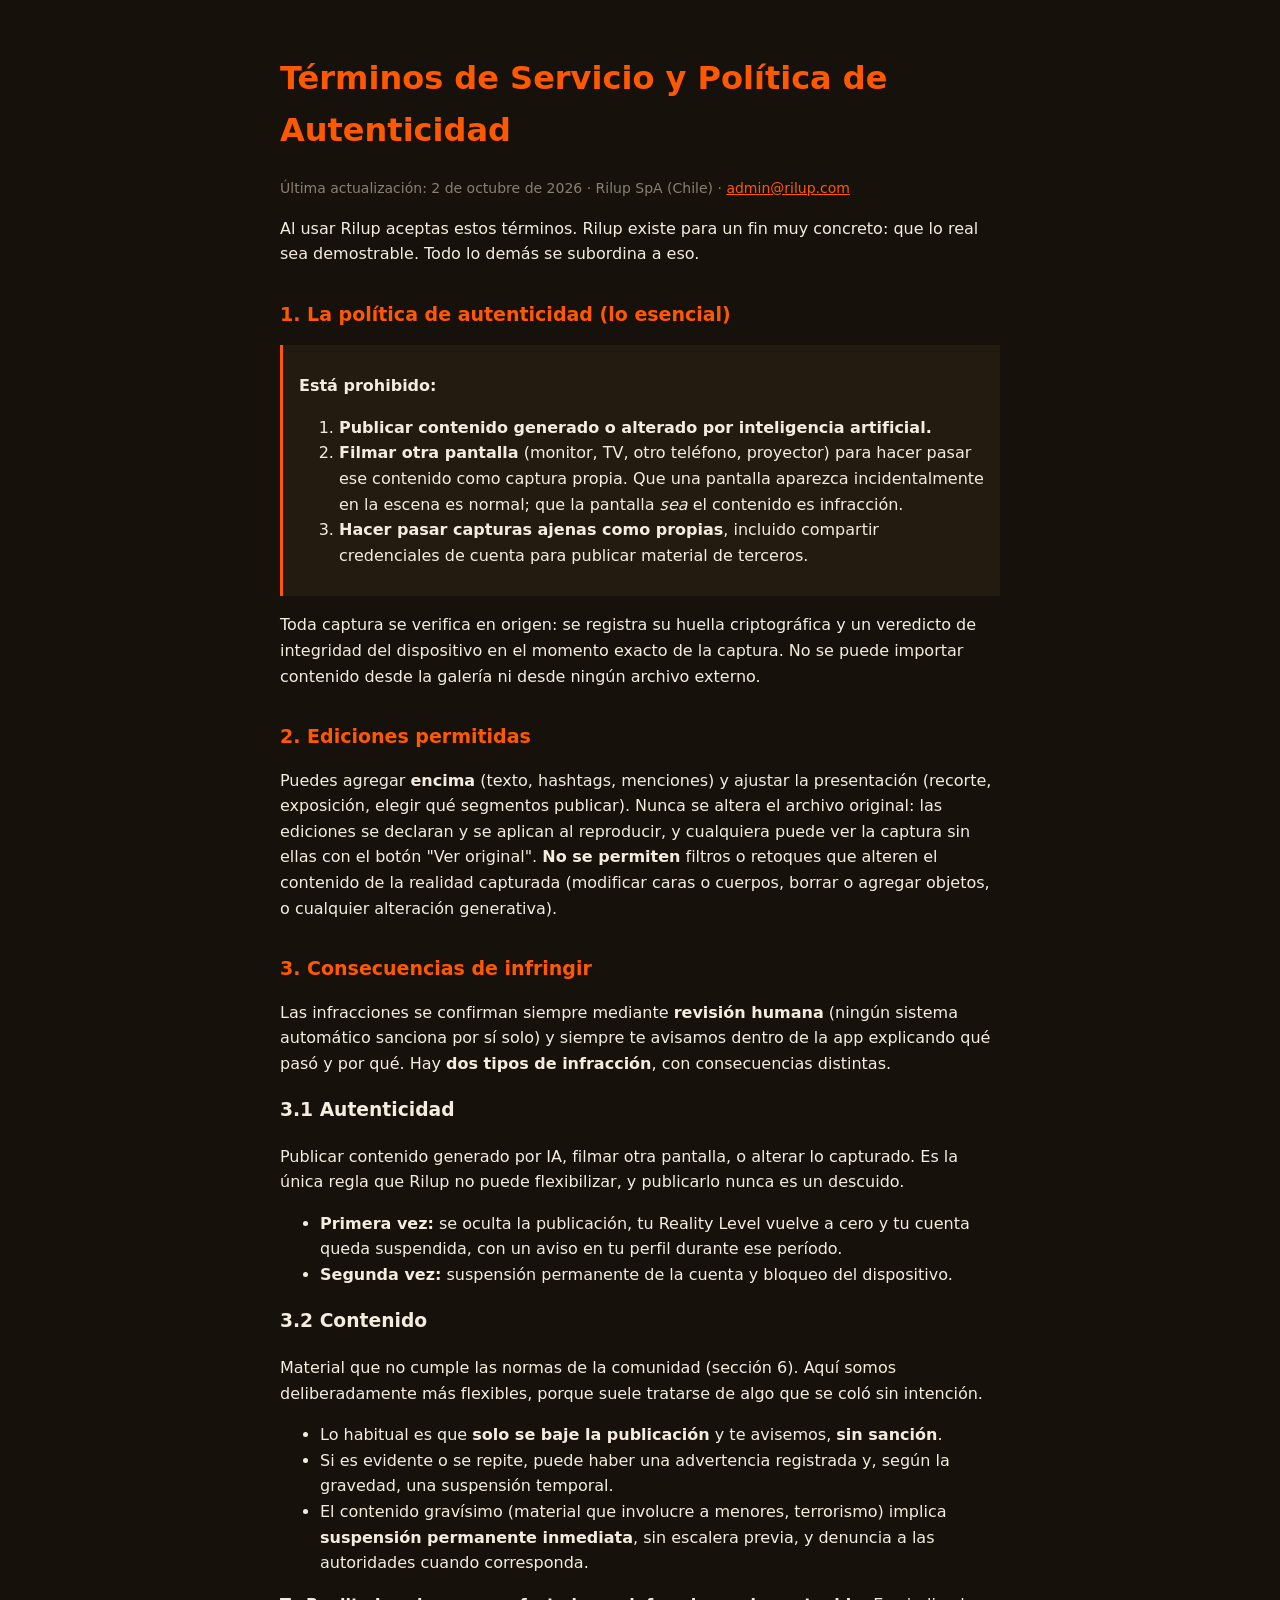
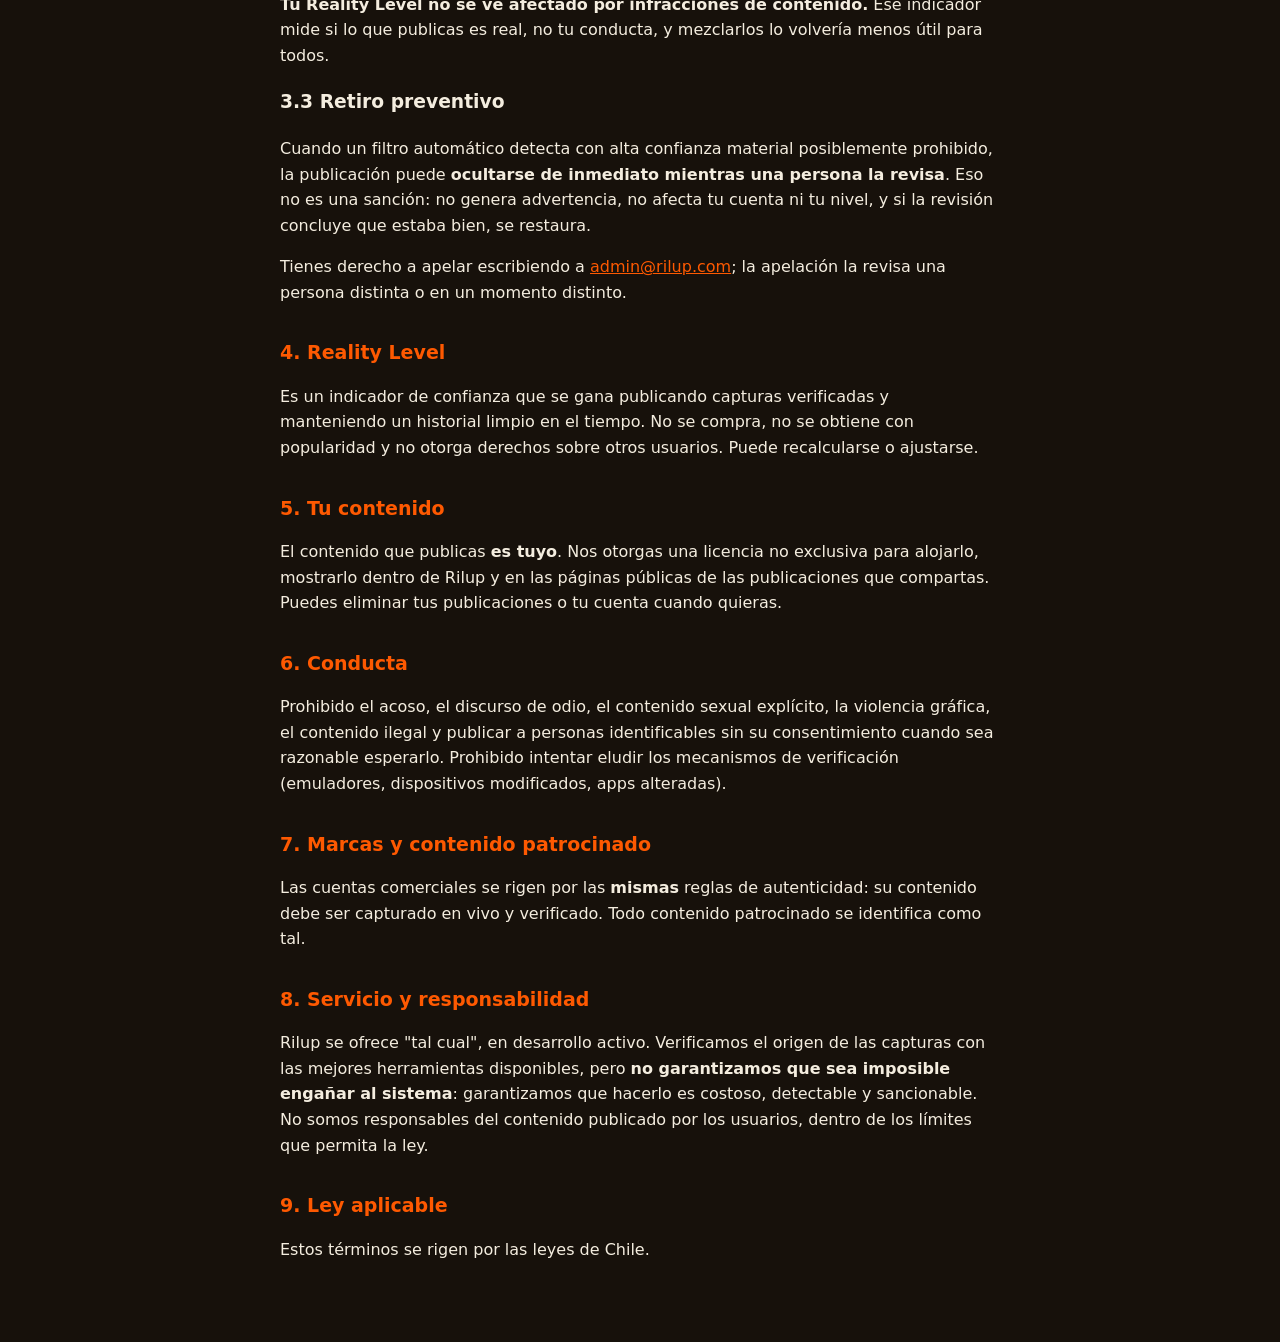
<file: terms/index.html>
<!doctype html>
<html lang="es">
<head>
<meta charset="utf-8">
<meta name="viewport" content="width=device-width, initial-scale=1">
<title>Rilup, términos y política de autenticidad</title>
<style>
  body{margin:0;background:#17110B;color:#F4EDDF;font-family:system-ui,sans-serif;line-height:1.6}
  main{max-width:720px;margin:0 auto;padding:32px 20px 64px}
  h1{color:#FE5901} h2{color:#FE5901;font-size:19px;margin-top:32px}
  a{color:#FE5901} .meta{color:#8a7f70;font-size:14px}
  .rule{background:#241B10;border-left:3px solid #FE5901;padding:12px 16px;margin:16px 0}
</style>
</head>
<body><main>
<h1>Términos de Servicio y Política de Autenticidad</h1>
<p class="meta">Última actualización: 2 de octubre de 2026 · Rilup SpA (Chile) ·
<a href="mailto:admin@rilup.com">admin@rilup.com</a></p>

<p>Al usar Rilup aceptas estos términos. Rilup existe para un fin muy concreto: que lo real sea
demostrable. Todo lo demás se subordina a eso.</p>

<h2>1. La política de autenticidad (lo esencial)</h2>
<div class="rule">
<p><b>Está prohibido:</b></p>
<ol>
  <li><b>Publicar contenido generado o alterado por inteligencia artificial.</b></li>
  <li><b>Filmar otra pantalla</b> (monitor, TV, otro teléfono, proyector) para hacer pasar ese
      contenido como captura propia. Que una pantalla aparezca incidentalmente en la escena es
      normal; que la pantalla <i>sea</i> el contenido es infracción.</li>
  <li><b>Hacer pasar capturas ajenas como propias</b>, incluido compartir credenciales de cuenta
      para publicar material de terceros.</li>
</ol>
</div>
<p>Toda captura se verifica en origen: se registra su huella criptográfica y un veredicto de
integridad del dispositivo en el momento exacto de la captura. No se puede importar contenido
desde la galería ni desde ningún archivo externo.</p>

<h2>2. Ediciones permitidas</h2>
<p>Puedes agregar <b>encima</b> (texto, hashtags, menciones) y ajustar la presentación (recorte,
exposición, elegir qué segmentos publicar). Nunca se altera el archivo original: las ediciones
se declaran y se aplican al reproducir, y cualquiera puede ver la captura sin ellas con el botón
"Ver original". <b>No se permiten</b> filtros o retoques que alteren el contenido de la realidad
capturada (modificar caras o cuerpos, borrar o agregar objetos, o cualquier alteración
generativa).</p>

<h2>3. Consecuencias de infringir</h2>
<p>Las infracciones se confirman siempre mediante <b>revisión humana</b> (ningún sistema
automático sanciona por sí solo) y siempre te avisamos dentro de la app explicando qué pasó y
por qué. Hay <b>dos tipos de infracción</b>, con consecuencias distintas.</p>

<h3>3.1 Autenticidad</h3>
<p>Publicar contenido generado por IA, filmar otra pantalla, o alterar lo capturado. Es la única
regla que Rilup no puede flexibilizar, y publicarlo nunca es un descuido.</p>
<ul>
  <li><b>Primera vez:</b> se oculta la publicación, tu Reality Level vuelve a cero y tu cuenta
      queda suspendida, con un aviso en tu perfil durante ese período.</li>
  <li><b>Segunda vez:</b> suspensión permanente de la cuenta y bloqueo del dispositivo.</li>
</ul>

<h3>3.2 Contenido</h3>
<p>Material que no cumple las normas de la comunidad (sección 6). Aquí somos deliberadamente más
flexibles, porque suele tratarse de algo que se coló sin intención.</p>
<ul>
  <li>Lo habitual es que <b>solo se baje la publicación</b> y te avisemos, <b>sin sanción</b>.</li>
  <li>Si es evidente o se repite, puede haber una advertencia registrada y, según la gravedad,
      una suspensión temporal.</li>
  <li>El contenido gravísimo (material que involucre a menores, terrorismo) implica
      <b>suspensión permanente inmediata</b>, sin escalera previa, y denuncia a las autoridades
      cuando corresponda.</li>
</ul>
<p><b>Tu Reality Level no se ve afectado por infracciones de contenido.</b> Ese indicador mide si
lo que publicas es real, no tu conducta, y mezclarlos lo volvería menos útil para todos.</p>

<h3>3.3 Retiro preventivo</h3>
<p>Cuando un filtro automático detecta con alta confianza material posiblemente prohibido, la
publicación puede <b>ocultarse de inmediato mientras una persona la revisa</b>. Eso no es una
sanción: no genera advertencia, no afecta tu cuenta ni tu nivel, y si la revisión concluye que
estaba bien, se restaura.</p>
<p>Tienes derecho a apelar escribiendo a <a href="mailto:admin@rilup.com">admin@rilup.com</a>;
la apelación la revisa una persona distinta o en un momento distinto.</p>

<h2>4. Reality Level</h2>
<p>Es un indicador de confianza que se gana publicando capturas verificadas y manteniendo un
historial limpio en el tiempo. No se compra, no se obtiene con popularidad y no otorga derechos
sobre otros usuarios. Puede recalcularse o ajustarse.</p>

<h2>5. Tu contenido</h2>
<p>El contenido que publicas <b>es tuyo</b>. Nos otorgas una licencia no exclusiva para
alojarlo, mostrarlo dentro de Rilup y en las páginas públicas de las publicaciones que
compartas. Puedes eliminar tus publicaciones o tu cuenta cuando quieras.</p>

<h2>6. Conducta</h2>
<p>Prohibido el acoso, el discurso de odio, el contenido sexual explícito, la violencia gráfica,
el contenido ilegal y publicar a personas identificables sin su consentimiento cuando sea
razonable esperarlo. Prohibido intentar eludir los mecanismos de verificación (emuladores,
dispositivos modificados, apps alteradas).</p>

<h2>7. Marcas y contenido patrocinado</h2>
<p>Las cuentas comerciales se rigen por las <b>mismas</b> reglas de autenticidad: su contenido
debe ser capturado en vivo y verificado. Todo contenido patrocinado se identifica como tal.</p>

<h2>8. Servicio y responsabilidad</h2>
<p>Rilup se ofrece "tal cual", en desarrollo activo. Verificamos el origen de las capturas con
las mejores herramientas disponibles, pero <b>no garantizamos que sea imposible engañar al
sistema</b>: garantizamos que hacerlo es costoso, detectable y sancionable. No somos responsables
del contenido publicado por los usuarios, dentro de los límites que permita la ley.</p>

<h2>9. Ley aplicable</h2>
<p>Estos términos se rigen por las leyes de Chile.</p>
</main></body></html>
</file>
<file: style.css>
/* Rilup, estilos compartidos del sitio público.
   Paleta oficial (brand sheet 2026-08), la misma de la app y de functions/p:
   Brasa #FE5901 · Carbon #17110B · CarbonSurface #241B10 · Crema #F4EDDF
   GrisCálido #8A7F70 · RojoAlerta #C62E24
   Sin dependencias externas: ni fuentes remotas, ni CDNs, ni analytics. */

:root {
  --brasa: #FE5901;
  --carbon: #17110B;
  --surface: #241B10;
  --crema: #F4EDDF;
  --gris: #8A7F70;
  --borde: #33281c;
  --ancho: 720px;
}

* { box-sizing: border-box; }

html { -webkit-text-size-adjust: 100%; }

body {
  margin: 0;
  background: var(--carbon);
  color: var(--crema);
  font-family: system-ui, -apple-system, "Segoe UI", Roboto, sans-serif;
  line-height: 1.6;
  font-size: 17px;
  overflow-wrap: break-word;
}

a { color: var(--brasa); }

/* ---------- La marca ---------- */

/* El dactilograma de Rilup. Definido una vez como <symbol> y reusado con <use>;
   el color lo pone `currentColor`, igual que el sello de la app. */
.mark { fill: currentColor; display: block; height: 1em; width: auto; }

.wordmark {
  color: var(--brasa);
  font-weight: 800;
  letter-spacing: -0.5px;
  text-decoration: none;
}

/* ---------- Estructura ---------- */

.wrap { max-width: var(--ancho); margin: 0 auto; padding: 0 20px; }

header.top {
  display: flex;
  align-items: center;
  justify-content: space-between;
  gap: 16px;
  padding: 16px 20px;
  max-width: var(--ancho);
  margin: 0 auto;
}
header.top .brand { display: flex; align-items: center; gap: 8px; text-decoration: none; }
header.top .brand .mark { color: var(--brasa); height: 26px; }
header.top .brand span { font-size: 22px; }
header.top nav { display: flex; gap: 18px; font-size: 14px; }
header.top nav a { color: var(--gris); text-decoration: none; }
header.top nav a:hover { color: var(--crema); }

/* padding-block (no el atajo) para no pisar el padding horizontal de .wrap */
/* El ritmo de las secciones y su linea divisoria.
   ────────────────────────────────────────────────────────────────────────────
   Mas espacio ABAJO que arriba, y no es un capricho: la linea le pertenece a la seccion que ABRE.
   Con 48 px por lado, simetricos, la linea quedaba a la misma distancia de las dos y el ojo la
   leia pegada al contenido anterior, como si lo cerrara de golpe. Ahora hay 68 px antes de la
   linea y 56 despues, asi que la linea entra con el bloque nuevo en vez de rematar el viejo. */
section { padding-block: 56px 68px; border-top: 1px solid var(--borde); }
/* El rotulo naranjo baja un poco mas: entre la linea y el, tiene que caber una pausa. Sin ella
   el ojo lee "linea-rotulo" como un solo objeto y parece un error de maquetado. */
section > .eyebrow:first-child { margin-top: 10px; }
section:first-of-type { border-top: 0; }

h1, h2, h3 { line-height: 1.2; }

h1 {
  font-size: 40px;
  margin: 16px 0 0;
  letter-spacing: -1px;
}
h2 {
  font-size: 26px;
  margin: 0 0 8px;
  letter-spacing: -0.4px;
}
h3 { font-size: 18px; margin: 22px 0 6px; }

.eyebrow {
  color: var(--brasa);
  font-size: 12px;
  font-weight: 700;
  letter-spacing: 3px;
  text-transform: uppercase;
  margin: 0 0 14px;
}

.lead { font-size: 20px; }
.muted { color: var(--gris); }
.small { font-size: 14px; }

/* ---------- Hero ---------- */

.hero { text-align: center; padding-block: 32px 56px; }
.hero .mark { color: var(--brasa); height: 76px; margin: 0 auto; }
.hero h1 { font-size: 44px; }
.hero .promesa {
  font-size: 21px;
  margin: 20px auto 0;
  max-width: 30ch;
}
.hero .sub { color: var(--gris); margin: 14px auto 0; max-width: 44ch; }

/* ---------- Botones ---------- */

.cta {
  display: inline-block;
  background: var(--brasa);
  color: var(--crema);
  text-decoration: none;
  padding: 14px 30px;
  border-radius: 999px;
  font-weight: 700;
  margin-top: 28px;
}
.cta:hover { filter: brightness(1.08); }
.cta-nota { color: var(--gris); font-size: 13px; margin-top: 12px; }

/* ---------- Bloques ---------- */

.card {
  background: var(--surface);
  border-radius: 14px;
  padding: 20px;
  margin-top: 16px;
}

.rule { border-left: 3px solid var(--brasa); padding-left: 16px; margin: 22px 0; }
.rule h3 { margin-bottom: 2px; }
.rule p { color: var(--gris); margin: 0; font-size: 15px; }

/* Pasos numerados de la atestación */
ol.pasos { list-style: none; counter-reset: paso; padding: 0; margin: 24px 0 0; }
ol.pasos li {
  counter-increment: paso;
  position: relative;
  padding-left: 52px;
  margin-bottom: 22px;
}
ol.pasos li::before {
  content: counter(paso);
  position: absolute;
  left: 0;
  top: 0;
  width: 34px;
  height: 34px;
  border-radius: 50%;
  border: 1px solid var(--brasa);
  color: var(--brasa);
  font-weight: 700;
  display: flex;
  align-items: center;
  justify-content: center;
  font-size: 15px;
}
ol.pasos li b { display: block; }
ol.pasos li span { color: var(--gris); font-size: 15px; }

/* Prueba / no prueba */
.dos { display: flex; flex-wrap: wrap; gap: 16px; margin-top: 24px; }
.dos > div { flex: 1 1 260px; }
.dos h3 { font-size: 15px; letter-spacing: 1px; text-transform: uppercase; }
.dos .si h3 { color: var(--brasa); }
.dos .no h3 { color: var(--gris); }
.dos ul { margin: 8px 0 0; padding-left: 20px; font-size: 15px; }
.dos li { margin-bottom: 8px; }
.dos .no li { color: var(--gris); }

/* Los dos estados del sello */
.sellos { display: flex; flex-wrap: wrap; gap: 16px; margin-top: 24px; }
.sellos > div { flex: 1 1 260px; background: var(--surface); border-radius: 14px; padding: 18px; }
.sello { display: inline-flex; align-items: center; gap: 6px; font-weight: 700; font-size: 15px; }
.sello .mark { height: 18px; }
.sello.off { color: var(--gris); }
.sello.on { color: var(--brasa); }
.sellos p { font-size: 15px; color: var(--gris); margin: 10px 0 0; }

/* Firma del manifiesto */
.firma { text-align: center; margin-top: 36px; }
.firma .only { color: var(--brasa); font-size: 13px; letter-spacing: 2px; font-weight: 700; }
.firma .autor { color: var(--gris); font-size: 13px; margin-top: 6px; }

.divisor {
  border: 0;
  border-top: 1px solid var(--brasa);
  width: 120px;
  margin: 36px auto;
}

/* ---------- Pie ---------- */

footer {
  border-top: 1px solid var(--borde);
  padding: 32px 20px 56px;
  text-align: center;
  color: var(--gris);
  font-size: 14px;
}
footer .links { display: flex; flex-wrap: wrap; gap: 6px 20px; justify-content: center; margin-bottom: 16px; }
footer a { text-decoration: none; }
footer a:hover { text-decoration: underline; }

/* ---------- Móvil ---------- */

@media (max-width: 560px) {
  body { font-size: 16px; }
  .hero { padding-block: 20px 40px; }
  .hero .mark { height: 60px; }
  .hero h1 { font-size: 34px; }
  .hero .promesa { font-size: 19px; }
  h1 { font-size: 32px; }
  h2 { font-size: 23px; }
  section { padding: 40px 0; }
  header.top nav { display: none; }
  .cta { display: block; }
}

/* Páginas de texto largo (manifiesto) */
.texto { max-width: 680px; margin: 0 auto; padding: 8px 20px 64px; }
.texto h1 { color: var(--brasa); }
.texto p { margin: 16px 0; }

@media (prefers-reduced-motion: no-preference) {
  html { scroll-behavior: smooth; }
}

/* ---- Los mundos: lo que vas a encontrar (landing emocional) ---------------- */
.mundos {
  display: grid;
  grid-template-columns: repeat(auto-fit, minmax(240px, 1fr));
  gap: 20px 28px;
  margin-top: 26px;
}
/* (los mundos ya no usan h3 ni p: van en figure/figcaption mas abajo) */

/* Frase ancla del relato: el giro de "algo se perdió" a "Rilup existe para eso" */
.destacado {
  font-size: 21px;
  font-weight: 700;
  color: var(--brasa);
  border-left: 3px solid var(--brasa);
  padding-left: 16px;
  margin: 24px 0;
}
@media (max-width: 560px) {
  .destacado { font-size: 18px; }
}

/* ═══════════════════════════════════════════════════════════════════════════
   Las demostraciones, con capturas de verdad
   ═══════════════════════════════════════════════════════════════════════════
   La primera versión dibujaba los gestos en CSS con rectángulos. Cristóbal: "no se entiende", y
   tenía razón. Un esquema de la app solo se entiende si ya sabes cómo es la app, o sea que le
   servía justamente a quien no lo necesitaba.

   Ahora son sus capturas reales, animadas: la misma pantalla en dos estados y el cruce entre
   ellos. La foto editada y la original, la publicación y su certificado, la publicación y su
   mapa. No hay que explicar qué representa cada rectángulo porque no hay rectángulos. */

.demos { display: grid; gap: 30px; grid-template-columns: repeat(2, 1fr); margin-top: 28px; }

/* Respira mas ARRIBA que abajo: eso es lo que ata el titulo al parrafo que explica y lo separa
   de la imagen que ilustra. Al reves, el titulo flota entre las dos sin pertenecer a ninguna. */
.demo h3 { font-size: 17.5px; font-weight: 700; letter-spacing: .3px; margin: 22px 0 8px; }
.demo p  { color: var(--gris); font-size: 14.5px; margin: 0; line-height: 1.55; }
@media (max-width: 640px) {
  /* En telefono se APILA, con la imagen chica y centrada.
     ──────────────────────────────────────────────────────────────────────────
     Antes intente imagen y texto lado a lado, con la imagen al 38% y el texto al lado. En un
     iPhone angosto se veia bien y en el Android de Cristobal se rompio: `.demo` tiene tres hijos
     (la escena, el titulo y el parrafo) y una rejilla los coloca en orden, asi que el titulo
     quedaba a la derecha de la imagen y el parrafo debajo de la imagen, en una columna del 38%
     de ancho. Se leia como cuatro palabras por linea.

     Se podia arreglar con colocacion explicita o envolviendo el texto en un div. No lo hago: dos
     columnas en una pantalla de telefono dejan el texto en 200 px utiles, que es peor que
     apilado aunque este bien colocado. Apilar es la respuesta simple y es la correcta. */
  .demos { grid-template-columns: 1fr; gap: 34px; }
  .escena { max-width: 230px; }
}

/* La escena tiene TOPE de ancho, y es lo que faltaba.
   ────────────────────────────────────────────────────────────────────────────
   Una captura de telefono mide 0,45 de ancho por 1 de alto. Sin tope, en una columna de 340 px
   se estiraba a 750 px de alto, y en un telefono a pantalla completa a mas de 800: la imagen se
   comia la pantalla entera y el texto que la explica quedaba a un scroll de distancia, o sea sin
   relacion visible con lo que describe. Por eso "los portes no calzan con los textos".

   Con tope, la escena y su parrafo caben juntos en un golpe de vista, que es la unica forma de
   que un pie de foto funcione como pie de foto. */
.escena {
  position: relative; border: 1px solid var(--borde); border-radius: 14px;
  overflow: hidden; background: var(--surface);
  max-width: 250px; margin: 0 auto;
}
.escena img { display: block; width: 100%; height: auto; }
/* `top/left/right/bottom` y no `inset`.
   ────────────────────────────────────────────────────────────────────────────
   `inset` llego a Safari de iPhone en la 14.5. En una version anterior la linea entera se ignora,
   y entonces una imagen `position: absolute` sin desplazamientos se queda en su sitio del flujo:
   las dos caras dejan de superponerse y se apilan una debajo de la otra. Eso es exactamente lo
   que se vio en el iPhone de Cristobal, con las tres fotos una tras otra en vez de la animacion.
   La forma larga funciona en todo lo que existe y no cuesta nada. */
.escena img.b { position: absolute; top: 0; left: 0; right: 0; bottom: 0; }

/* El toque. Del tamaño de un pulgar, porque es lo que muestra. */
.toque {
  position: absolute; width: 17%; padding-bottom: 17%; height: 0; border-radius: 50%;
  background: rgba(255,255,255,.20); border: 2px solid rgba(255,255,255,.75);
  transform: translate(-50%, -50%); pointer-events: none;
}
/* Con `aspect-ratio` disponible se usa esa, que es lo correcto; el relleno de arriba es el
   respaldo para iOS anterior a la 15, donde sin alto el circulo del gesto no se ve. */
@supports (aspect-ratio: 1 / 1) {
  .toque { padding-bottom: 0; height: auto; aspect-ratio: 1; }
}

/* 1 · Mantener presionado: la editada se va y aparece la original */
@keyframes cruzar { 0%,18% { opacity: 0 } 30%,70% { opacity: 1 } 82%,100% { opacity: 0 } }
@keyframes presionar {
  0%,10%   { opacity: 0; transform: translate(-50%,-50%) scale(1.35) }
  20%,72%  { opacity: 1; transform: translate(-50%,-50%) scale(1) }
  84%,100% { opacity: 0; transform: translate(-50%,-50%) scale(1) }
}
/* Solo cruza la LAMINA, igual que el giro del sello. Las dos capturas son de sesiones
   distintas (miden 1423 y 1420 px de alto, con la lamina en sitios que no coinciden), asi que
   cruzar la pantalla completa hacia saltar toda la app: cabecera, fichas y barra inferior
   cambiaban de tamaño y de posicion. Recortadas a la misma caja, lo unico que cambia es lo que
   de verdad cambia en la app. */
.g-original .tarjeta .b { animation: cruzar 5s ease-in-out infinite; }
.g-original .toque { left: 50%; top: 44%; animation: presionar 5s ease-in-out infinite; }

/* 2 · Tocar el sello: SOLO LA TARJETA se da vuelta.
   ────────────────────────────────────────────────────────────────────────────
   La primera versión giraba la captura entera, con barra de estado, cabecera, pestañas y barra
   inferior incluidas. Cristóbal: "se está dando vuelta toda la imagen en vez de la tarjeta". Y
   eso no es un detalle estético: en la app el teléfono no se da vuelta, se da vuelta UNA tarjeta
   dentro de una pantalla que se queda quieta. Girar todo mostraba un gesto que no existe.

   Así que el fondo es la captura CON EL HUECO VACÍO y encima va solo la lámina, en sus dos
   caras. El hueco importa: con la captura completa detrás, al aplastarse la tarjeta asomaba la
   misma foto por los lados y se leía como dos imágenes superpuestas en vez de una tarjeta
   dándose vuelta. Detrás de una tarjeta que gira tiene que haber pantalla, no otra copia de la
   tarjeta. La caja está en porcentajes medidos sobre la captura (x 2.5%, y 15.6%, 95% de
   ancho, 61.56% de alto), que es lo que hace que la lámina caiga exactamente sobre su hueco por
   grande o chica que se vea la imagen.

   Las dos caras miden igual a propósito: el certificado es más corto que la foto y se rellenó
   con el fondo de la app en vez de estirarlo. Estirado, al girar se vería un salto de tamaño
   justo en el instante en que hay que creer que es la misma tarjeta. */
.tarjeta { position: absolute; left: 2.5%; top: 12.4%; width: 95%; height: 63.9%; }
.tarjeta img { position: absolute; top: 0; left: 0; width: 100%; height: 100%; }

@keyframes girar { 0%,26% { transform: scaleX(1) } 40% { transform: scaleX(.03) }
                   54%,88% { transform: scaleX(1) } 100% { transform: scaleX(1) } }
@keyframes caraA { 0%,34% { opacity: 1 } 42%,84% { opacity: 0 } 94%,100% { opacity: 1 } }
@keyframes caraB { 0%,38% { opacity: 0 } 46%,82% { opacity: 1 } 92%,100% { opacity: 0 } }
@keyframes tocar {
  0%,8%    { opacity: 0; transform: translate(-50%,-50%) scale(1.4) }
  16%,24%  { opacity: 1; transform: translate(-50%,-50%) scale(.85) }
  32%,100% { opacity: 0; transform: translate(-50%,-50%) scale(.85) }
}
.g-sello .tarjeta   { animation: girar 5s ease-in-out infinite; }
.g-sello .tarjeta .a { animation: caraA 5s linear infinite; }
.g-sello .tarjeta .b { animation: caraB 5s linear infinite; }
.g-sello .toque { left: 76%; top: 79.7%; animation: tocar 5s ease-in-out infinite; }

/* 3 · Tocar el lugar: la pantalla entera cambia, y acá eso SÍ es lo que pasa.
   El mapa se abre a pantalla completa, no por detrás de la publicación, así que un giro de
   tarjeta seria mentir sobre el gesto. Se cruza la pantalla completa. */
.g-lugar img.b  { animation: cruzar 5s ease-in-out infinite; }
.g-lugar .toque { left: 44%; top: 79.7%; animation: tocar 5s ease-in-out infinite; }

/* Quien pidió menos movimiento ve la primera pantalla, quieta. Una animación en bucle molesta de
   verdad a alguien con sensibilidad vestibular, y acá la imagen detenida dice casi lo mismo. */
@media (prefers-reduced-motion: reduce) {
  .demo *, .demo .caras { animation: none !important; }
  .demo .toque { display: none; }
  .escena img.b { opacity: 0; }
}


/* ═══════════════════════════════════════════════════════════════════════════
   Súmate: la inscripción y su encuesta
   ═══════════════════════════════════════════════════════════════════════════ */

.sumate { background: var(--surface); border-top: 1px solid var(--borde);
          border-bottom: 1px solid var(--borde); padding: 40px 0; margin-top: 48px; }
.sumate h2 { margin-top: 0; }

.campo { display: block; width: 100%; margin: 6px 0 18px; padding: 13px 14px;
         background: var(--carbon); color: var(--crema); font: inherit;
         border: 1px solid var(--borde); border-radius: 10px; }
.campo:focus-visible { outline: 2px solid var(--brasa); outline-offset: 2px; }

.pregunta { margin: 22px 0 0; font-weight: 700; font-size: 16px; }
.pregunta + .ayuda { color: var(--gris); font-size: 13.5px; margin: 2px 0 10px; }

/* Las opciones son etiquetas grandes y tocables, no radios diminutos: esto se responde con el
   pulgar en un teléfono, y un radio de 14 px es una trampa. */
.ops { display: flex; flex-wrap: wrap; gap: 8px; margin-bottom: 4px; }
.ops label { cursor: pointer; }
.ops input { position: absolute; opacity: 0; pointer-events: none; }
.ops span { display: inline-block; padding: 9px 14px; border-radius: 999px;
            border: 1px solid var(--borde); font-size: 14.5px; line-height: 1.2; }
.ops input:checked + span { border-color: var(--brasa); color: var(--brasa);
                            background: rgba(254,89,1,.08); }
.ops input:focus-visible + span { outline: 2px solid var(--brasa); outline-offset: 2px; }

.trampa { position: absolute; left: -9999px; }
.aviso { margin-top: 14px; font-size: 14.5px; }
.aviso.ok  { color: var(--brasa); font-weight: 700; }
.aviso.mal { color: #ff8f7a; }

/* Los desplegables de la encuesta. Nativos y no una lista de casillas: el selector del sistema
   ocupa una línea, se responde con el pulgar y ya lo conoce todo el mundo. Un formulario que se
   ve corto se contesta; uno que se ve largo se abandona en la segunda pregunta. */
select.campo {
  appearance: none;
  background-image:
    linear-gradient(45deg, transparent 50%, var(--gris) 50%),
    linear-gradient(135deg, var(--gris) 50%, transparent 50%);
  background-position: calc(100% - 19px) 21px, calc(100% - 13px) 21px;
  background-size: 6px 6px, 6px 6px;
  background-repeat: no-repeat;
  padding-right: 40px;
}
/* El desplegable abierto lo pinta el sistema, y ahí no manda nuestro CSS: hay que darle a las
   opciones un fondo propio o en algunos Android salen texto claro sobre blanco. */
select.campo option { background: var(--carbon); color: var(--crema); }

/* El video del carrete, con la marca del grabador tapada.
   ────────────────────────────────────────────────────────────────────────────
   La grabacion trae la marca de agua del grabador de pantalla pegada abajo, y una marca ajena en
   una pagina que habla de procedencia es lo peor que podria aparecer ahi.

   El primer intento fue acortar el cuadro. Cristobal: "se acorta y queda raro", y era cierto: al
   lado de tres escenas que muestran el telefono entero, una a la que le falta el final se lee
   como un error de maquetado y no como una decision.

   Asi que el cuadro vuelve a estar completo y la marca se TAPA con una franja del color de la
   barra de navegacion, muestreado de la captura del mismo telefono: #231B10 arriba y #16130C
   abajo, que es como se degrada de verdad. Cubre desde el 92,5% del alto, o sea la zona de la
   marca, sin llegar a las etiquetas de la barra de la app.

   Se hace en CSS y no rehaciendo el archivo: no hay ffmpeg aca, y aunque lo hubiera, recodificar
   un video entero para arreglar una franja lo degrada completo. El dia que haya una grabacion
   limpia, se borra este bloque y no queda rastro. */
.recorte {
  position: relative; width: 100%; overflow: hidden;
  /* Respaldo para navegadores sin `aspect-ratio` (Chrome anterior a 88, WebView viejo de
     Android): sin alto declarado el contenedor mide cero y el video simplemente no aparece.
     1233/576 = 214,06%. */
  padding-top: 214.06%;
}
@supports (aspect-ratio: 1 / 1) {
  .recorte { padding-top: 0; aspect-ratio: 576 / 1233; }
}
/* El alto va declarado, NO en `auto`.
   ────────────────────────────────────────────────────────────────────────────
   Con `height: auto` el navegador necesita saber cuanto mide el video para darle alto, y eso solo
   lo sabe cuando llegan los metadatos. Al envolverlo en `.recorte` le quite los atributos
   width/height, asi que hasta que el archivo respondiera el elemento medía CERO de alto: ni el
   video ni el poster tenian donde dibujarse. En un navegador que carga rapido no se nota; en un
   iPhone con la conexion mala, o con el ahorro de datos, el hueco se queda vacio.

   El alto se deduce de la geometria y no del archivo: el contenedor muestra 1233 px de video y el
   video mide 1280, asi que el video ocupa 1280/1233 = 103,81% del alto del contenedor, y el
   desplazamiento de 47 px que esconde la barra de estado es el 3,81% de ese mismo alto. */
.recorte video {
  position: absolute; top: -3.81%; left: 0; display: block;
  width: 100%; height: 103.81%; object-fit: cover;
}
.recorte::after {
  content: ""; position: absolute; left: 0; right: 0; bottom: 0; height: 7.8%;
  background: linear-gradient(180deg, #231B10 0%, #201A11 55%, #16130C 100%);
}

/* En el lugar, el mapa se abre ENCIMA de todo, tarjeta incluida, porque en la app es una pantalla
   completa y no el reverso de la publicacion. */
.g-lugar img.b { z-index: 2; }

/* ═══════════════════════════════════════════════════════════════════════════
   El muro: dos cintas de capturas que se deslizan solas
   ═══════════════════════════════════════════════════════════════════════════
   "Encuentro que está un poco fome la web, para ser de una red social." Tenía razón, y el número
   lo confirmaba: 369 palabras antes de la primera imagen. Alguien entraba y leía cuatro párrafos
   de concepto antes de ver cómo se ve Rilup.

   Ahora lo primero después del titular es contenido moviéndose. Una red social no se explica, se
   muestra: si en tres segundos se ve una iguana, una escalada, unas manos tocando piano y una
   feria, ya se entendió qué clase de sitio es esto.

   Dos cintas en sentidos OPUESTOS. Una sola en un sentido se lee como un carrusel de banco; dos
   cruzándose se lee como un muro vivo. La de abajo va más lenta para que no compitan.

   La lista de piezas va DUPLICADA en el HTML, y no es un descuido: el bucle se hace desplazando
   la tira hasta la mitad exacta de su ancho, y en ese punto la segunda copia está donde estaba la
   primera. Sin la copia, al llegar al final habría un salto visible. */

.muro { overflow: hidden; padding: 4px 0 8px; }
.cinta { overflow: hidden; margin-bottom: 12px; }
.tira { display: flex; gap: 12px; width: max-content; animation: correr 60s linear infinite; }
.tira.derecha { animation-direction: reverse; }
.cinta.lenta .tira { animation-duration: 88s; }
@keyframes correr { from { transform: translateX(0) } to { transform: translateX(-50%) } }

/* Al pasar el cursor se detiene, para poder mirar una. En un teléfono no aplica y da igual:
   ahí la cinta ya es el movimiento y no hay puntero que la detenga. */
.muro:hover .tira { animation-play-state: paused; }

.pieza { margin: 0; position: relative; flex: 0 0 auto; width: 158px; }

/* ── Algunas piezas se dan vuelta y enseñan lo que llevan detrás ──────────────
   Un carrusel de fotos lo tiene cualquiera. Lo que solo tiene Rilup es que detrás de cada foto
   hay algo que la respalda, así que cada cierto rato una pieza se gira y aparece su certificado
   o su mapa. Es la app resumida en dos segundos, sin una sola palabra.

   El giro se hace aplastando el ancho, la misma técnica que las demostraciones de más abajo: la
   lectura es "se dio vuelta" y no depende de perspectivas 3D, que cada navegador resuelve
   distinto y Safari viejo directamente no.

   Ciclo largo, 16 s, con retrasos escalonados. Si giraran a la vez se leería como un efecto de
   la página; una tras otra se lee como que cada publicación tiene lo suyo detrás. Y con el ciclo
   largo la mayor parte del tiempo el muro es lo que dice ser, un muro de fotos.

   El dorso CORRESPONDE a su foto: el mapa va con el cerro sobre la ciudad, que es la zona que
   marca, y el certificado con las artes marciales bajo techo, porque solo afirma "Santiago,
   Chile". Un certificado ajeno debajo de una foto sería, en esta página, lo peor posible. */
.pieza .dorso { position: absolute; top: 0; left: 0; opacity: 0; }
.pieza.gira .frente,
.pieza.gira .dorso { animation: voltear 16s ease-in-out infinite; animation-delay: inherit; }
.pieza.gira .dorso { animation-name: voltear-dorso; }

@keyframes voltear {
  0%, 22%   { transform: scaleX(1); opacity: 1 }
  27%       { transform: scaleX(.04); opacity: 1 }
  29%, 44%  { transform: scaleX(.04); opacity: 0 }
  49%       { transform: scaleX(.04); opacity: 1 }
  54%, 100% { transform: scaleX(1); opacity: 1 }
}
@keyframes voltear-dorso {
  0%, 24%   { transform: scaleX(.04); opacity: 0 }
  29%       { transform: scaleX(.04); opacity: 1 }
  34%, 42%  { transform: scaleX(1); opacity: 1 }
  47%       { transform: scaleX(.04); opacity: 1 }
  49%, 100% { transform: scaleX(.04); opacity: 0 }
}
.pieza img {
  display: block; width: 100%; height: auto; border-radius: 12px;
  border: 1px solid var(--borde); background: var(--surface);
}
/* El sello sobre cada pieza. Es la marca de la app y acá hace el mismo trabajo: decir que eso
   que estás mirando trae algo detrás que lo respalda. */
.pieza figcaption {
  position: absolute; left: 8px; right: 8px; bottom: 8px;
  display: flex; align-items: center; gap: 5px;
  font-size: 11.5px; font-weight: 600; color: var(--crema);
  text-shadow: 0 1px 6px rgba(0,0,0,.9);
}
.pieza .sello { height: 13px; width: auto; fill: var(--brasa); flex: 0 0 auto; }

@media (min-width: 700px) { .pieza { width: 190px; } }

/* Sin movimiento: las cintas se quedan quietas y se pueden arrastrar con el dedo. Una cinta
   infinita en bucle es de las cosas que de verdad marean a alguien con sensibilidad vestibular. */
@media (prefers-reduced-motion: reduce) {
  .tira { animation: none; }
  .cinta { overflow-x: auto; }
  .pieza.gira .frente, .pieza.gira .dorso { animation: none; }
  .pieza .dorso { display: none; }
}

/* ── Los seis mundos, con foto ────────────────────────────────────────────────
   Eran 128 palabras describiendo en prosa lo que se puede ver. Una sección que dice "mira lo que
   hay" sin mostrar nada era justo lo que sobraba. */
.mundos { display: grid; grid-template-columns: repeat(3, 1fr); gap: 14px; margin-top: 20px; }
@media (max-width: 640px) { .mundos { grid-template-columns: repeat(2, 1fr); gap: 10px; } }

.mundo { margin: 0; position: relative; }
.mundo img {
  display: block; width: 100%; height: auto; border-radius: 12px;
  border: 1px solid var(--borde); background: var(--surface);
}
.mundo figcaption {
  position: absolute; left: 0; right: 0; bottom: 0; padding: 40px 13px 13px;
  border-radius: 0 0 12px 12px;
  background: linear-gradient(180deg, transparent, rgba(10,7,4,.88));
}
.mundo figcaption b {
  display: block; font-size: 15.5px; font-weight: 700;
  letter-spacing: .3px; margin-bottom: 5px;
}
.mundo figcaption span {
  display: block; color: #cdbfae; font-size: 12.5px; line-height: 1.4;
}

/* ── Proyectos, eventos y clubes ─────────────────────────────────────────────
   Van aparte de los seis mundos porque son otra cosa: los mundos dicen QUE vas a ver, estos dicen
   que HACE la app. Y llevan mas texto que un mundo a proposito, porque ninguno se entiende con
   una palabra: "eventos" lo tiene cualquier red social, y lo que aqui lo hace distinto es la
   frase que explica por que no se puede colar uno desde el sillon de la casa. */
.unicos { display: grid; grid-template-columns: repeat(3, 1fr); gap: 18px; margin-top: 22px; }
@media (max-width: 700px) { .unicos { grid-template-columns: 1fr; gap: 22px; } }

.unico { margin: 0; }
.unico img {
  display: block; width: 100%; height: auto; border-radius: 12px;
  border: 1px solid var(--borde); background: var(--surface);
}
.unico figcaption { padding-top: 10px; }
.unico figcaption b {
  display: block; color: var(--brasa); font-size: 16.5px; font-weight: 700;
  letter-spacing: .3px; margin-bottom: 7px;
}
.unico figcaption span { color: var(--gris); font-size: 14px; line-height: 1.5; }

@media (max-width: 700px) {
  /* En telefono, imagen chica al lado del texto: apilado, cada uno ocupaba una pantalla entera
     y estos tres se leen mejor de corrido, uno tras otro. */
  .unico { display: grid; grid-template-columns: 34% 1fr; gap: 14px; align-items: start; }
  .unico figcaption { padding-top: 0; }
}

/* El agradecimiento, cuando el formulario ya se envio.
   Se ve como un mensaje y no como otro parrafo mas: si al enviar la pagina se limita a cambiar
   una linea de texto, quien contesto no sabe si paso algo. */
#gracias { border-left: 3px solid var(--brasa); padding: 4px 0 4px 16px; margin-top: 8px; }
#gracias h3 { color: var(--brasa); font-size: 20px; margin: 0 0 8px; }
#gracias p { margin: 0 0 10px; }
</file>
